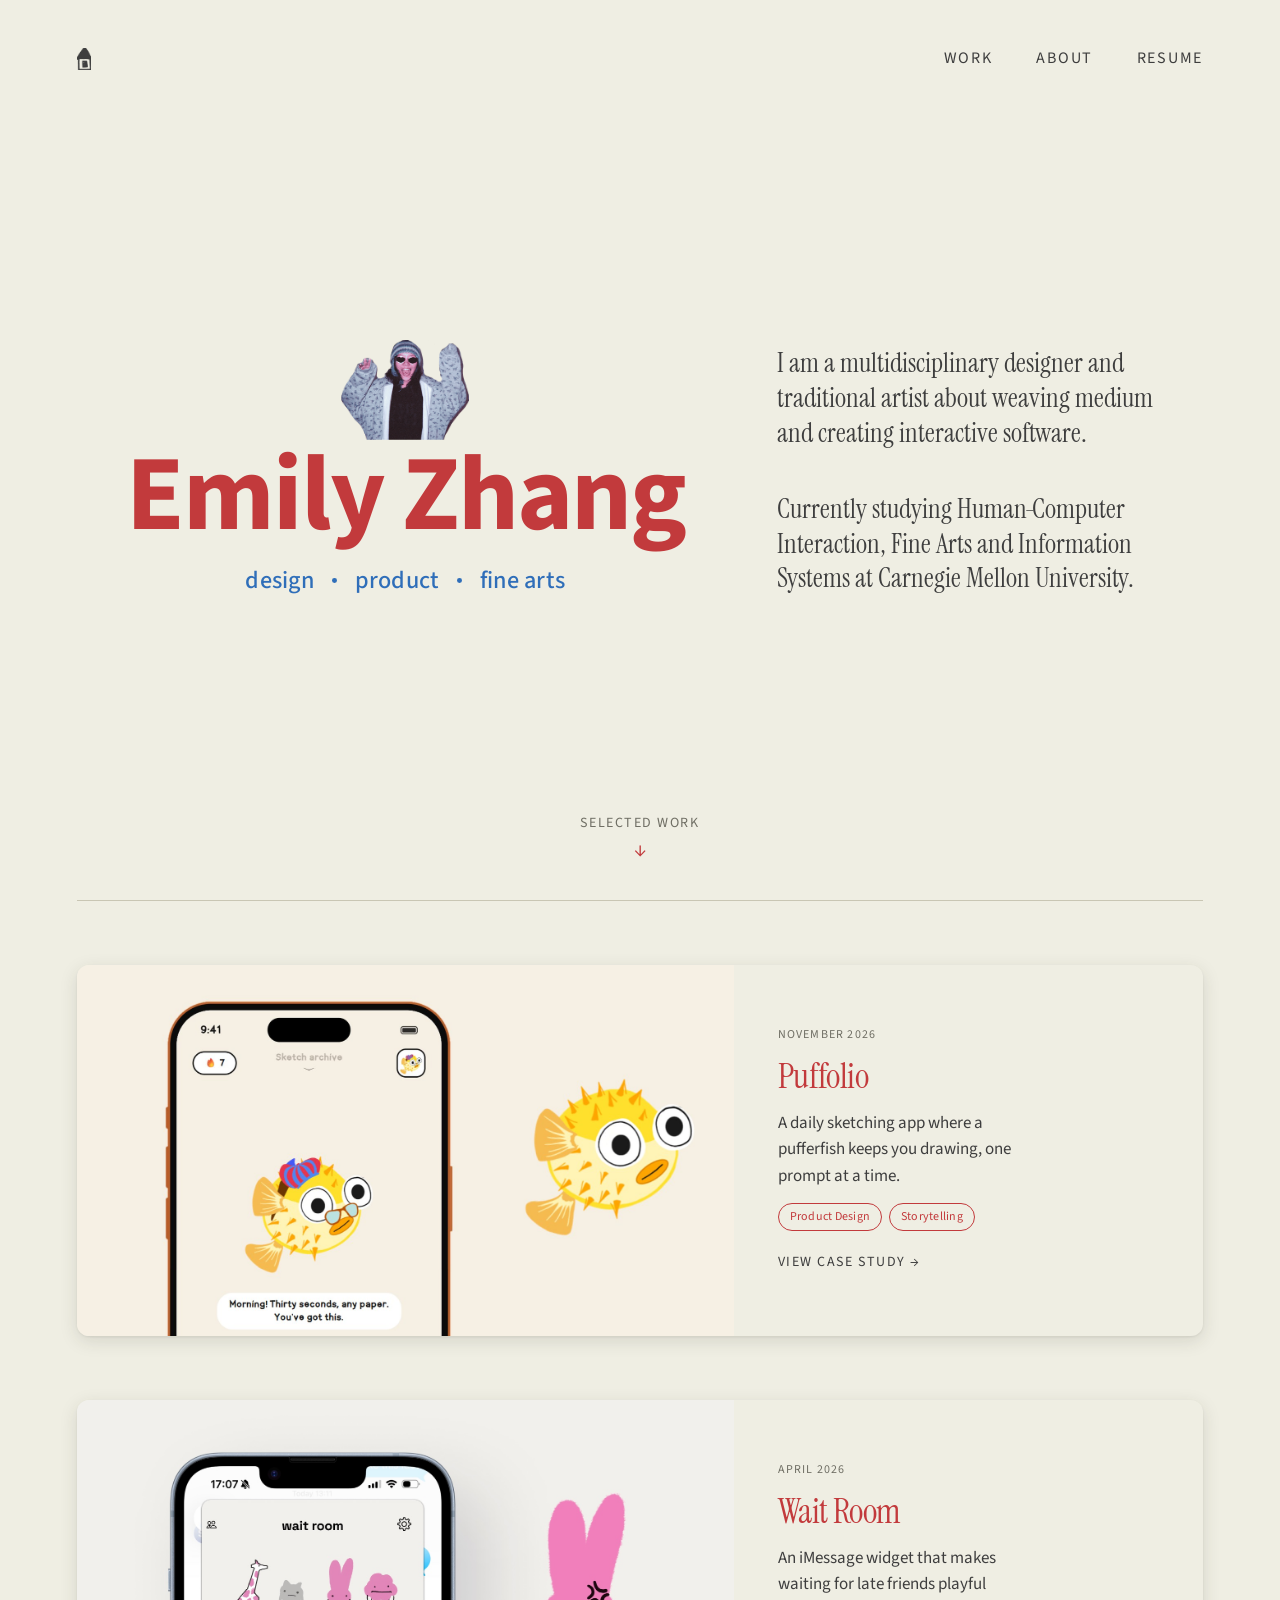
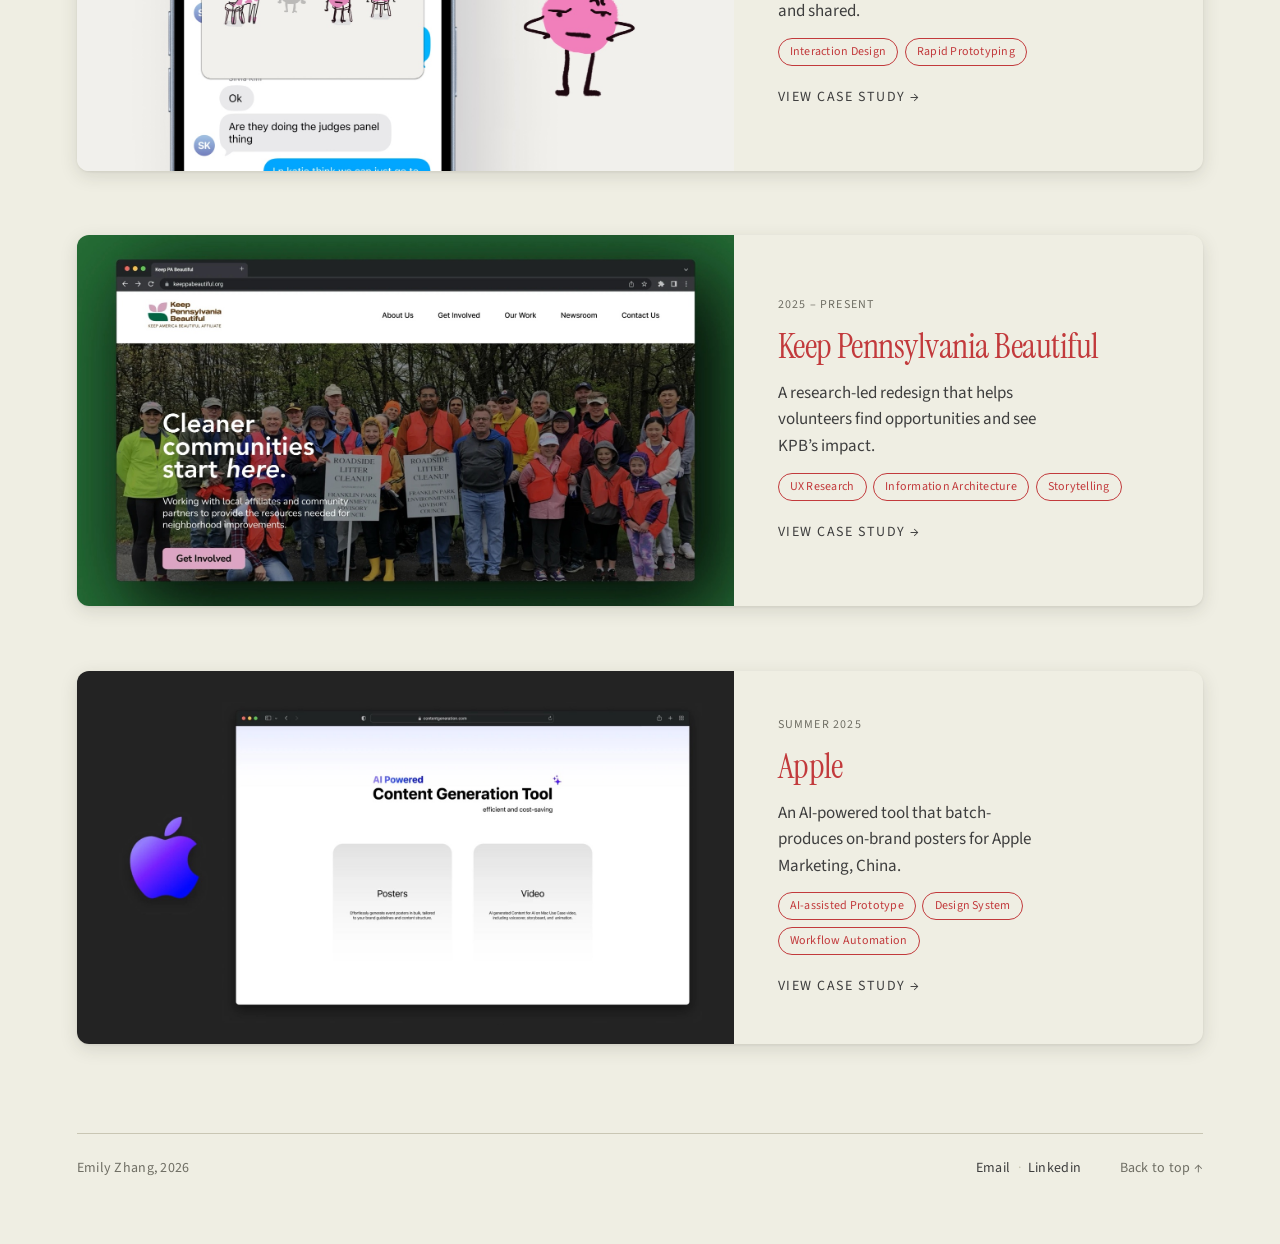
<file: index.html>
<!doctype html>
<html lang="en">
<head>
<meta charset="utf-8">
<meta name="viewport" content="width=device-width, initial-scale=1">
<title>Emily Zhang — Designer &amp; Artist</title>
<meta name="description" content="Emily Zhang is a multidisciplinary designer and traditional artist weaving medium and creating interactive software. Currently studying HCI, Fine Arts and Information Systems at Carnegie Mellon University.">

<!-- PLACEHOLDER: replace with your live domain once deployed -->
<meta property="og:title" content="Emily Zhang — Designer &amp; Artist">
<meta property="og:description" content="Multidisciplinary designer and traditional artist weaving medium and creating interactive software.">
<meta property="og:type" content="website">
<meta property="og:image" content="assets/img/og-image.jpg">

<link rel="icon" href="assets/img/favicon.png?v=2" type="image/png">
<link rel="apple-touch-icon" href="assets/img/apple-touch-icon.png?v=2">
<link rel="preconnect" href="https://fonts.googleapis.com">
<link rel="preconnect" href="https://fonts.gstatic.com" crossorigin>
<link href="https://fonts.googleapis.com/css2?family=Instrument+Serif:ital@0;1&family=Source+Sans+3:wght@400;500;700&display=swap" rel="stylesheet">
<link rel="stylesheet" href="assets/css/style.css">
</head>
<body>

<a class="skip-link" href="#main">Skip to content</a>

<header class="site-header at-top">
  <nav class="nav wrap" aria-label="Primary">
    <div class="nav-group">
      <a class="nav-link nav-home" href="#top"><span class="house" aria-hidden="true"></span><span class="visually-hidden">Home</span></a>
    </div>
    <div class="nav-group">
      <a class="nav-link" href="#work" data-nav="work">Work</a>
      <a class="nav-link" href="about.html">About</a>
      <a class="nav-link" href="assets/resume/emily-zhang-resume.pdf" target="_blank" rel="noopener">Resume</a>
    </div>
  </nav>
</header>

<main id="main">

  <section class="hero wrap">
    <div class="hero-intro">
      <div class="hero-figure-wrap" aria-hidden="true">
        <div class="hero-rig">
          <img class="hero-figure" src="assets/img/hero-wave.png" alt=""
               width="300" height="313" decoding="async">
          <svg class="hero-hi" viewBox="0 0 100 78.2" focusable="false">
            <path class="hero-hi-line" d="M59.5 23.5 C68 22.5 75 14 75.2 0.7" pathLength="1"/>
            <g class="hero-hi-bubble">
              <circle cx="82" cy="-16" r="18"/>
              <text x="82" y="-11.4" text-anchor="middle">hi!</text>
            </g>
          </svg>
        </div>
      </div>
      <h1 class="hero-title">
        <span class="word">Emily</span>
        <span class="word">Zhang</span>
      </h1>
      <p class="hero-tagline">
        <span>design</span><span class="dot" aria-hidden="true"></span><span>product</span><span class="dot" aria-hidden="true"></span><span>fine arts</span>
      </p>
    </div>

    <div class="hero-body">
      <p class="hero-lead">
        I am a multidisciplinary designer and traditional artist about weaving
        medium and creating interactive software.
      </p>

      <p class="hero-lead">
        Currently studying Human<span class="hy">-</span>Computer Interaction, Fine Arts and
        Information Systems at Carnegie Mellon University.
      </p>
    </div>

    <a class="scroll-cue" href="#work">
      <span>Selected work</span>
      <span class="scroll-cue-arrow" aria-hidden="true">↓</span>
    </a>
  </section>

  <hr class="rule">

  <section class="work" id="work" aria-labelledby="work-heading">
    <h2 class="visually-hidden" id="work-heading">Selected work</h2>

    <div class="project-list">

      <div class="reveal">
      <article class="project">
        <div class="project-media">
          <img src="assets/img/card-puffolio.jpg"
               alt="The Puffolio home screen on an iPhone, with Puff the yellow pufferfish mascot floating beside the phone."
               width="1600" height="950" loading="lazy" decoding="async">
        </div>
        <div class="project-body">
          <p class="project-meta">November 2026</p>
          <h3 class="project-name"><a class="project-link" href="puffolio.html">Puffolio</a></h3>
          <p class="project-blurb">A daily sketching app where a pufferfish keeps you drawing, one prompt at a time.</p>
          <p class="project-tags">
            <span class="tag">Product Design</span>
            <span class="tag">Storytelling</span>
          </p>
          <span class="project-cta" aria-hidden="true">View case study <span class="arrow">→</span></span>
        </div>
      </article>
      </div>

      <div class="reveal">
      <article class="project">
        <div class="project-media">
          <img src="assets/img/card-wait-room-phone.jpg"
               alt="The Wait Room widget open inside an iMessage chat on an iPhone, with an annoyed pink rabbit avatar standing beside the phone."
               width="1600" height="950" loading="lazy" decoding="async">
        </div>
        <div class="project-body">
          <p class="project-meta">April 2026</p>
          <h3 class="project-name"><a class="project-link" href="wait-room.html">Wait Room</a></h3>
          <p class="project-blurb">An iMessage widget that makes waiting for late friends playful and shared.</p>
          <p class="project-tags">
            <span class="tag">Interaction Design</span>
            <span class="tag">Rapid Prototyping</span>
          </p>
          <span class="project-cta" aria-hidden="true">View case study <span class="arrow">→</span></span>
        </div>
      </article>
      </div>

      <div class="reveal">
      <article class="project">
        <div class="project-media">
          <img src="assets/img/card-kpb-browser.jpg"
               alt="The redesigned Keep Pennsylvania Beautiful home page in a browser window: a “Cleaner communities start here” hero over a photo of volunteers holding roadside cleanup signs."
               width="1600" height="999" loading="lazy" decoding="async">
        </div>
        <div class="project-body">
          <p class="project-meta">2025 – Present</p>
          <h3 class="project-name"><a class="project-link" href="keep-pennsylvania-beautiful.html">Keep Pennsylvania Beautiful</a></h3>
          <p class="project-blurb">A research-led redesign that helps volunteers find opportunities and see KPB’s impact.</p>
          <p class="project-tags">
            <span class="tag">UX Research</span>
            <span class="tag">Information Architecture</span>
            <span class="tag">Storytelling</span>
          </p>
          <span class="project-cta" aria-hidden="true">View case study <span class="arrow">→</span></span>
        </div>
      </article>
      </div>

      <div class="reveal">
      <article class="project">
        <div class="project-media">
          <img src="assets/img/card-apple-tool.jpg"
               alt="The AI-powered Content Generation Tool in a browser window next to the Apple logo, offering two options: Posters and Video."
               width="1600" height="943" loading="lazy" decoding="async">
        </div>
        <div class="project-body">
          <p class="project-meta">Summer 2025</p>
          <h3 class="project-name"><a class="project-link" href="content-generation.html">Apple</a></h3>
          <p class="project-blurb">An AI-powered tool that batch-produces on-brand posters for Apple Marketing, China.</p>
          <p class="project-tags">
            <span class="tag">AI-assisted Prototype</span>
            <span class="tag">Design System</span>
            <span class="tag">Workflow Automation</span>
          </p>
          <span class="project-cta" aria-hidden="true">View case study <span class="arrow">→</span></span>
        </div>
      </article>
      </div>

    </div>
  </section>

</main>

<hr class="rule">

<footer class="site-footer">
  <div class="wrap">
    <h2 class="visually-hidden">Footer</h2>
    <div class="footer-line">
      <span class="footer-sig">Emily Zhang, <span data-year>2026</span></span>
      <div class="footer-nav">
        <nav class="footer-links" aria-label="Contact">
          <a class="footer-link" href="mailto:yunhanzh@andrew.cmu.edu">Email</a>
          <a class="footer-link" href="https://www.linkedin.com/in/yunhan-zhang-52885b339" target="_blank" rel="noopener">Linkedin</a>
        </nav>
        <a class="footer-link footer-top" href="#top">Back to top <span class="arrow" aria-hidden="true">↑</span></a>
      </div>
    </div>
  </div>
</footer>

<script src="assets/js/main.js" defer></script>
</body>
</html>
</file>
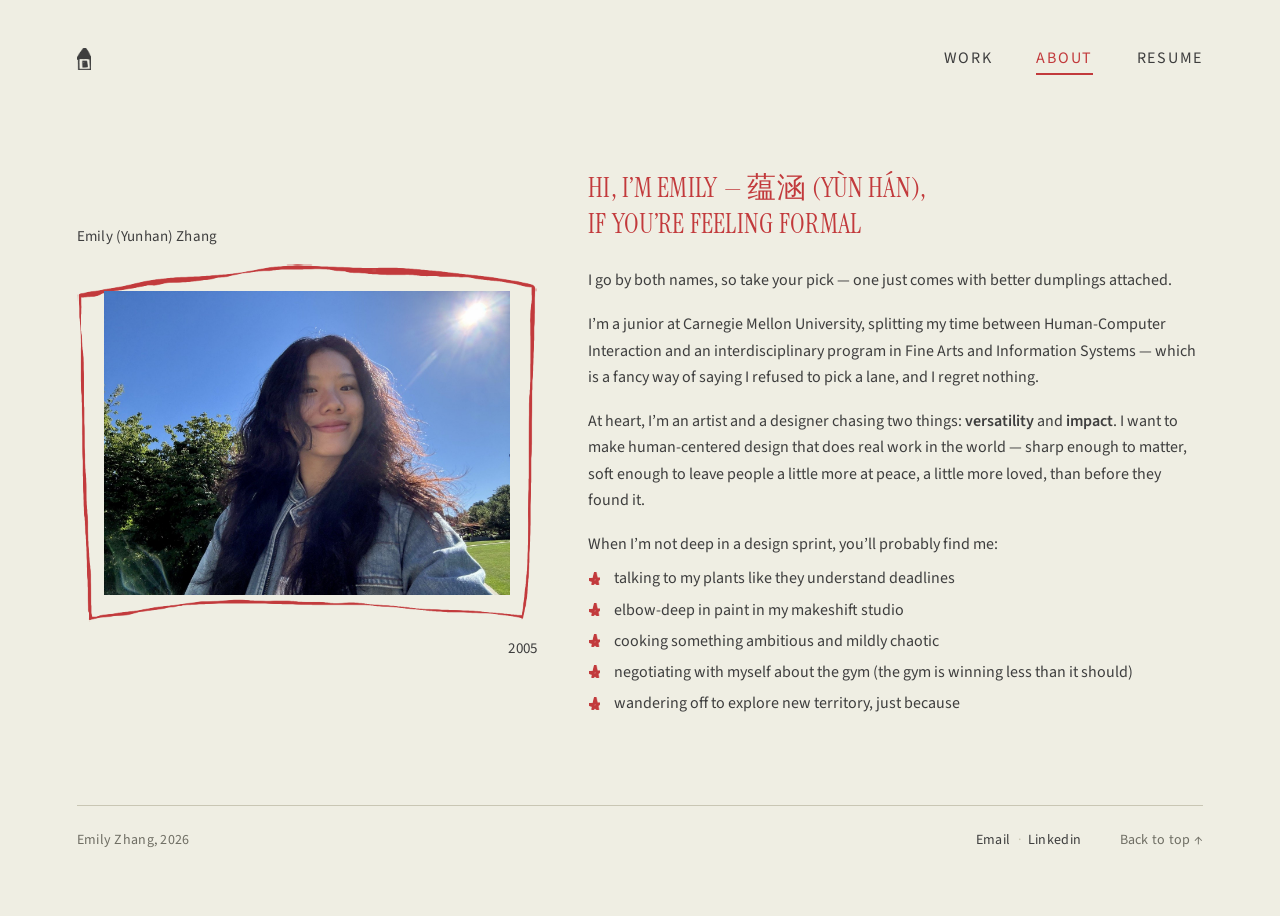
<file: about.html>
<!doctype html>
<html lang="en">
<head>
<meta charset="utf-8">
<meta name="viewport" content="width=device-width, initial-scale=1">
<title>About — Emily Zhang</title>
<meta name="description" content="Emily (Yunhan) Zhang — designer and artist, junior at Carnegie Mellon University studying Human-Computer Interaction alongside Fine Arts and Information Systems.">
<link rel="icon" href="assets/img/favicon.png?v=2" type="image/png">
<link rel="apple-touch-icon" href="assets/img/apple-touch-icon.png?v=2">
<link rel="preconnect" href="https://fonts.googleapis.com">
<link rel="preconnect" href="https://fonts.gstatic.com" crossorigin>
<link href="https://fonts.googleapis.com/css2?family=Instrument+Serif:ital@0;1&family=Source+Sans+3:wght@400;600&display=swap" rel="stylesheet">
<link rel="stylesheet" href="assets/css/style.css">
</head>
<body>

<a class="skip-link" href="#main">Skip to content</a>

<header class="site-header at-top">
  <nav class="nav wrap" aria-label="Primary">
    <div class="nav-group">
      <a class="nav-link nav-home" href="index.html"><span class="house" aria-hidden="true"></span><span class="visually-hidden">Home</span></a>
    </div>
    <div class="nav-group">
      <a class="nav-link" href="index.html#work" data-nav="work">Work</a>
      <a class="nav-link" href="about.html" aria-current="page">About</a>
      <a class="nav-link" href="assets/resume/emily-zhang-resume.pdf" target="_blank" rel="noopener">Resume</a>
    </div>
  </nav>
</header>

<main id="main">
  <h1 class="visually-hidden">About Emily Zhang</h1>

  <div class="wrap about-grid">

    <figure class="portrait-block reveal">
      <figcaption class="portrait-name">Emily (Yunhan) Zhang</figcaption>

      <div class="portrait-frame">
        <img class="portrait-photo"
             src="assets/img/about-portrait.jpg"
             alt="Emily standing outdoors in a denim jacket, backlit by the sun against a clear blue sky."
             width="1400" height="1050" loading="lazy" decoding="async">
      </div>

      <p class="portrait-year">2005</p>
    </figure>

    <div class="about-body reveal" data-reveal-delay="0.08">

      <h2 class="about-heading">
        Hi, I’m Emily — <span lang="zh">蕴涵</span> (Yùn Hán),<br>
        if you’re feeling formal
      </h2>

      <p>
        I go by both names, so take your pick — one just comes with better
        dumplings attached.
      </p>

      <p>
        I’m a junior at Carnegie Mellon University, splitting my time between
        Human-Computer Interaction and an interdisciplinary program in Fine Arts
        and Information Systems — which is a fancy way of saying I refused to
        pick a lane, and I regret nothing.
      </p>

      <p>
        At heart, I’m an artist and a designer chasing two things:
        <strong>versatility</strong> and <strong>impact</strong>. I want to make
        human-centered design that does real work in the world — sharp enough to
        matter, soft enough to leave people a little more at peace, a little more
        loved, than before they found it.
      </p>

      <p class="list-lead">When I’m not deep in a design sprint, you’ll probably find me:</p>

      <ul class="star-list">
        <li>talking to my plants like they understand deadlines</li>
        <li>elbow-deep in paint in my makeshift studio</li>
        <li>cooking something ambitious and mildly chaotic</li>
        <li>negotiating with myself about the gym (the gym is winning less than it should)</li>
        <li>wandering off to explore new territory, just because</li>
      </ul>

    </div>

  </div>

</main>

<hr class="rule">

<footer class="site-footer">
  <div class="wrap">
    <h2 class="visually-hidden">Footer</h2>
    <div class="footer-line">
      <span class="footer-sig">Emily Zhang, <span data-year>2026</span></span>
      <div class="footer-nav">
        <nav class="footer-links" aria-label="Contact">
          <a class="footer-link" href="mailto:yunhanzh@andrew.cmu.edu">Email</a>
          <a class="footer-link" href="https://www.linkedin.com/in/yunhan-zhang-52885b339" target="_blank" rel="noopener">Linkedin</a>
        </nav>
        <a class="footer-link footer-top" href="#top">Back to top <span class="arrow" aria-hidden="true">↑</span></a>
      </div>
    </div>
  </div>
</footer>

<script src="assets/js/main.js" defer></script>
</body>
</html>
</file>
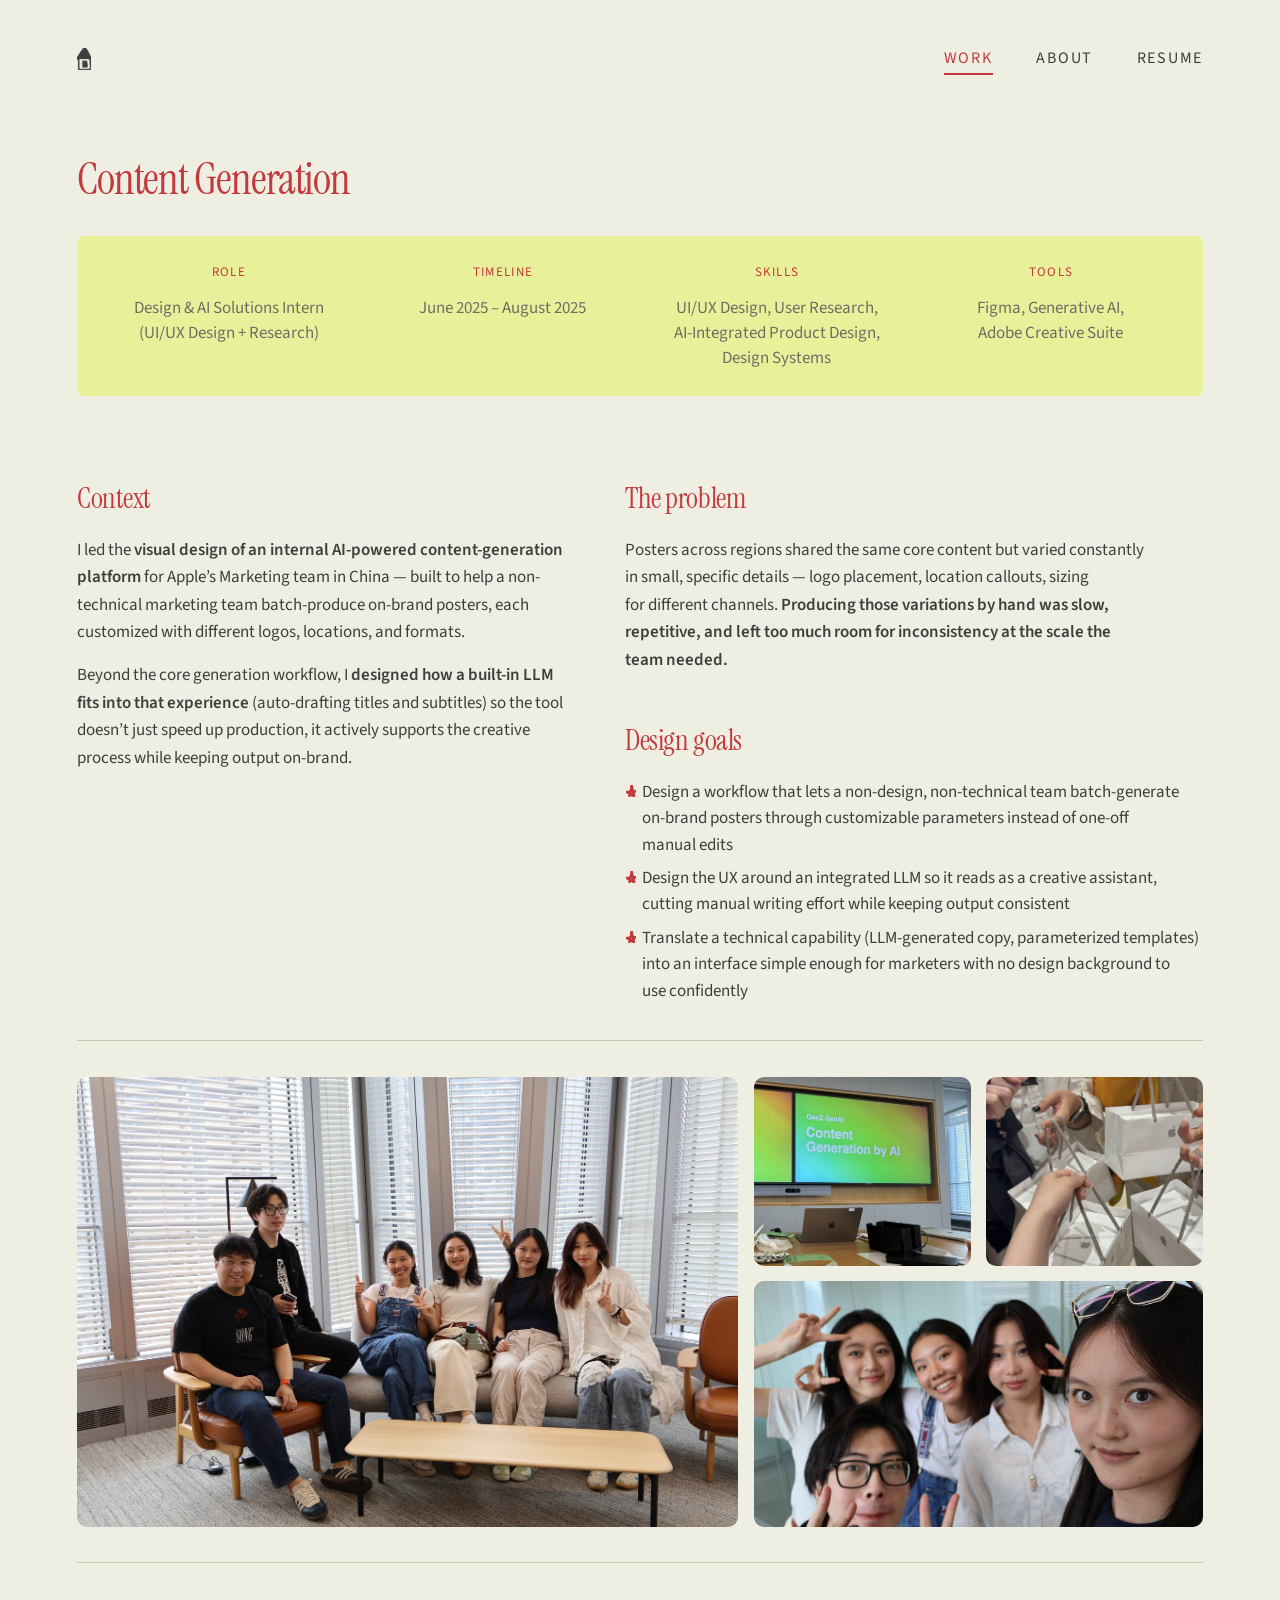
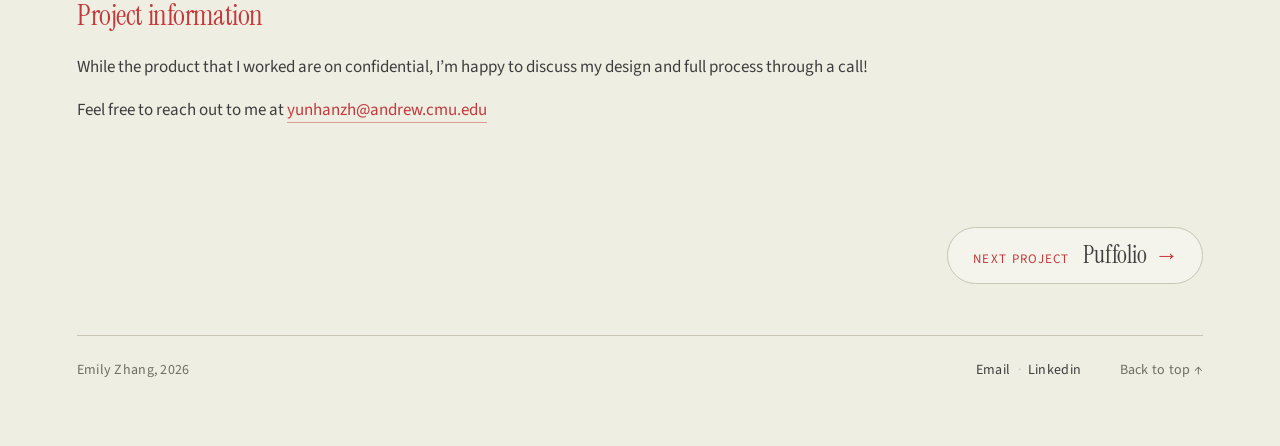
<file: content-generation.html>
<!doctype html>
<html lang="en">
<head>
<meta charset="utf-8">
<meta name="viewport" content="width=device-width, initial-scale=1">
<title>Content Generation — Emily Zhang</title>
<meta name="description" content="A batch content generation platform for a marketing team: templated poster production with customizable parameters and an LLM that drafts titles and subtitles.">
<link rel="icon" href="assets/img/favicon.png?v=2" type="image/png">
<link rel="apple-touch-icon" href="assets/img/apple-touch-icon.png?v=2">
<link rel="preconnect" href="https://fonts.googleapis.com">
<link rel="preconnect" href="https://fonts.gstatic.com" crossorigin>
<link href="https://fonts.googleapis.com/css2?family=Instrument+Serif:ital@0;1&family=Source+Sans+3:wght@400;600&display=swap" rel="stylesheet">
<link rel="stylesheet" href="assets/css/style.css">
</head>
<body class="case-study">

<div class="progress" aria-hidden="true"></div>
<a class="skip-link" href="#main">Skip to content</a>

<header class="site-header at-top">
  <nav class="nav wrap" aria-label="Primary">
    <div class="nav-group">
      <a class="nav-link nav-home" href="index.html"><span class="house" aria-hidden="true"></span><span class="visually-hidden">Home</span></a>
    </div>
    <div class="nav-group">
      <a class="nav-link" href="index.html#work" data-nav="work" aria-current="true">Work</a>
      <a class="nav-link" href="about.html">About</a>
      <a class="nav-link" href="assets/resume/emily-zhang-resume.pdf" target="_blank" rel="noopener">Resume</a>
    </div>
  </nav>
</header>

<main id="main">

  <article>

    <header class="page-head wrap">
      <h1 class="page-title">Content Generation</h1>

      <dl class="meta meta-band">
        <div>
          <dt>Role</dt>
          <dd>Design &amp; AI Solutions Intern<br>(UI/UX Design + Research)</dd>
        </div>
        <div>
          <dt>Timeline</dt>
          <dd>June 2025 – August 2025</dd>
        </div>
        <div>
          <dt>Skills</dt>
          <dd>UI/UX Design, User Research,<br>AI-Integrated Product Design,<br>Design Systems</dd>
        </div>
        <div>
          <dt>Tools</dt>
          <dd>Figma, Generative AI,<br>Adobe Creative Suite</dd>
        </div>
      </dl>
    </header>

    <div class="wrap">

      <div class="brief-grid">

        <section class="section reveal">
          <h2 class="label">Context</h2>
          <div class="prose">
            <p>
              I led the <strong>visual design of an internal AI-powered
              content-generation platform</strong> for Apple’s Marketing team in China —
              built to help a non-technical marketing team batch-produce on-brand
              posters, each customized with different logos, locations, and formats.
            </p>
            <p>
              Beyond the core generation workflow, I <strong>designed how a built-in LLM
              fits into that experience</strong> (auto-drafting titles and subtitles) so
              the tool doesn’t just speed up production, it actively supports the
              creative process while keeping output on-brand.
            </p>
          </div>
        </section>

        <div class="brief-col">
          <section class="section reveal">
            <h2 class="label">The problem</h2>
            <div class="prose">
              <p>
                Posters across regions shared the same core content but varied constantly
                in small, specific details — logo placement, location callouts, sizing for
                different channels. <strong>Producing those variations by hand was slow,
                repetitive, and left too much room for inconsistency at the scale the team
                needed.</strong>
              </p>
            </div>
          </section>

          <section class="section reveal">
            <h2 class="label">Design goals</h2>
            <ul class="bullets">
              <li>Design a workflow that lets a non-design, non-technical team
                  batch-generate on-brand posters through customizable parameters instead
                  of one-off manual edits</li>
              <li>Design the UX around an integrated LLM so it reads as a creative
                  assistant, cutting manual writing effort while keeping output
                  consistent</li>
              <li>Translate a technical capability (LLM-generated copy, parameterized
                  templates) into an interface simple enough for marketers with no design
                  background to use confidently</li>
            </ul>
          </section>
        </div>

      </div>

      <hr class="rule section-break">

      <section class="section reveal" aria-label="Life on the team">
        <div class="gallery">
          <figure class="shot shot--lead">
            <img src="assets/img/apple-team.jpg"
                 alt="The marketing and design team sitting together on a sofa in a bright office lounge."
                 width="1400" height="953" loading="lazy" decoding="async">
          </figure>
          <div class="gallery-right">
            <div class="gallery-pair">
              <figure class="shot">
                <img src="assets/img/apple-talk.jpg"
                     alt="A meeting-room screen reading “GenZ GenAI — Content Generation by AI”."
                     width="900" height="783" loading="lazy" decoding="async">
              </figure>
              <figure class="shot">
                <img src="assets/img/apple-bags.jpg"
                     alt="Hands holding several white Apple gift bags."
                     width="900" height="783" loading="lazy" decoding="async">
              </figure>
            </div>
            <figure class="shot shot--fill">
              <img src="assets/img/apple-selfie.jpg"
                   alt="A close-up group selfie of five interns making peace signs."
                   width="1100" height="601" loading="lazy" decoding="async">
            </figure>
          </div>
        </div>
      </section>

      <hr class="rule section-break">

      <section class="section reveal">
        <h2 class="label">Project information</h2>
        <div class="prose prose--wide">
          <p class="one-line">
            While the product that I worked are on confidential, I’m happy to discuss my design and full process through a call!
          </p>
          <p>
            Feel free to reach out to me at
            <a class="inline-link" href="mailto:yunhanzh@andrew.cmu.edu">yunhanzh@andrew.cmu.edu</a>
          </p>
        </div>
      </section>

      <nav class="page-nav" aria-label="Project navigation">
        <a class="page-nav-next" href="puffolio.html">
          <span class="page-nav-eyebrow">Next project</span>
          <span class="page-nav-name">Puffolio<span class="arrow" aria-hidden="true">→</span></span>
        </a>
      </nav>

    </div>

  </article>

</main>

<hr class="rule">

<footer class="site-footer">
  <div class="wrap">
    <h2 class="visually-hidden">Footer</h2>
    <div class="footer-line">
      <span class="footer-sig">Emily Zhang, <span data-year>2026</span></span>
      <div class="footer-nav">
        <nav class="footer-links" aria-label="Contact">
          <a class="footer-link" href="mailto:yunhanzh@andrew.cmu.edu">Email</a>
          <a class="footer-link" href="https://www.linkedin.com/in/yunhan-zhang-52885b339" target="_blank" rel="noopener">Linkedin</a>
        </nav>
        <a class="footer-link footer-top" href="#top">Back to top <span class="arrow" aria-hidden="true">↑</span></a>
      </div>
    </div>
  </div>
</footer>

<script src="assets/js/main.js" defer></script>
</body>
</html>
</file>
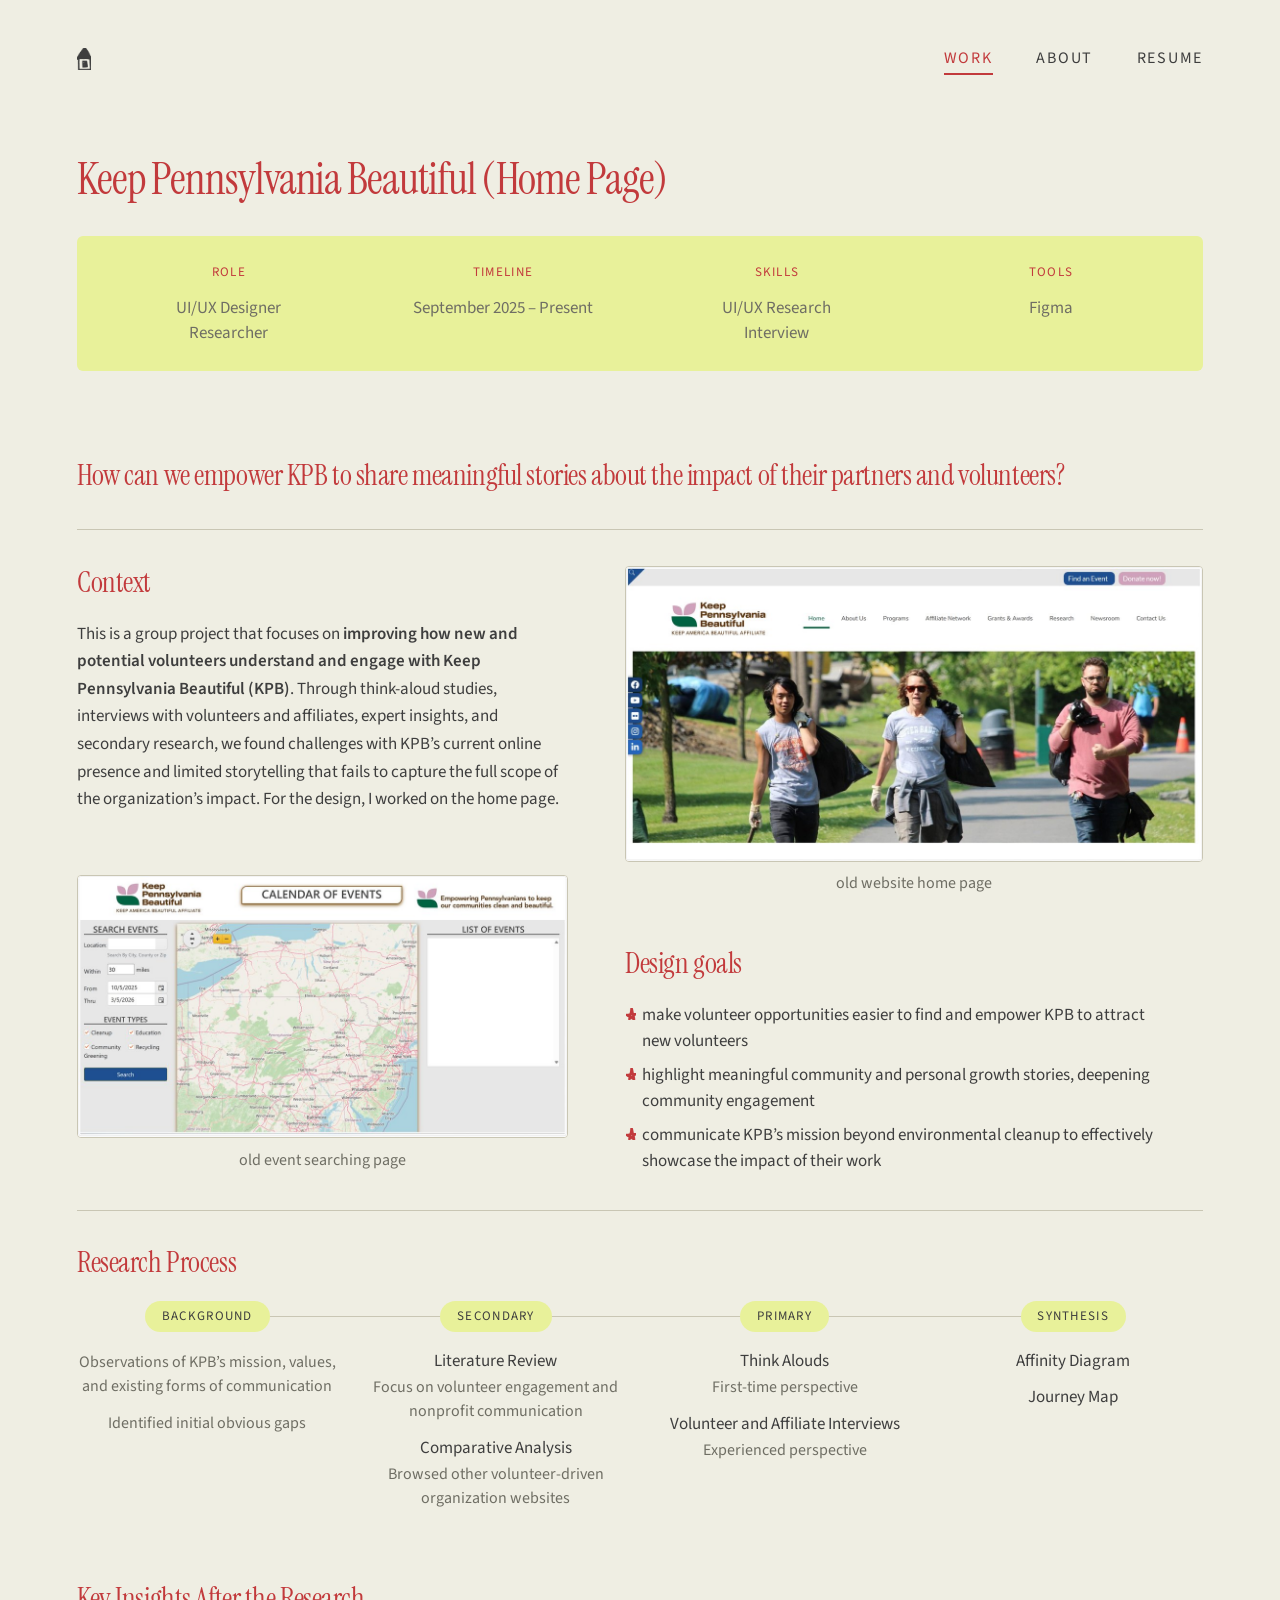
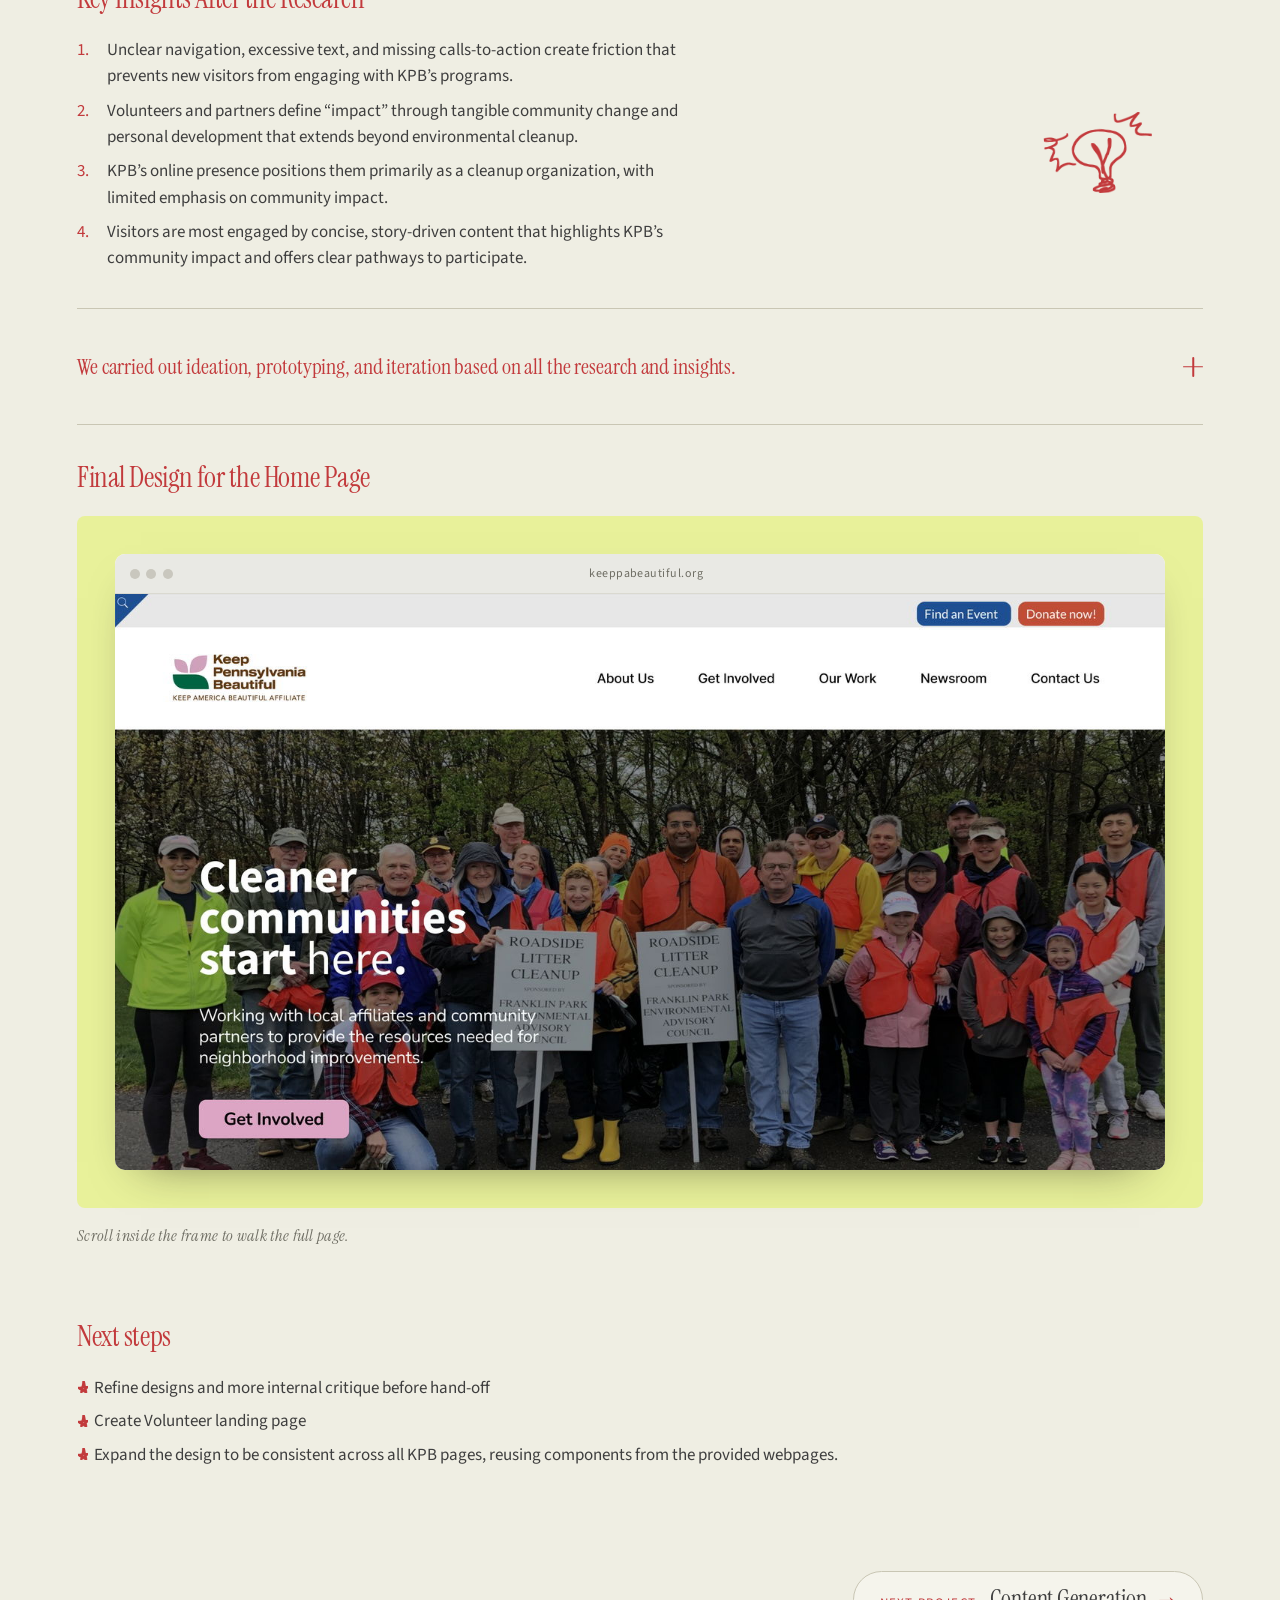
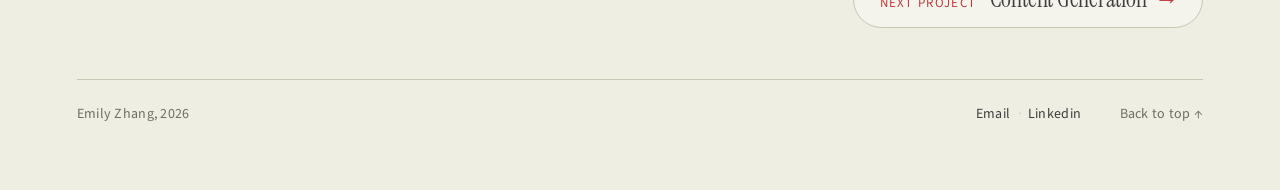
<file: keep-pennsylvania-beautiful.html>
<!doctype html>
<html lang="en">
<head>
<meta charset="utf-8">
<meta name="viewport" content="width=device-width, initial-scale=1">
<title>Keep Pennsylvania Beautiful — Emily Zhang</title>
<meta name="description" content="A research-led redesign helping Keep Pennsylvania Beautiful tell the stories of its volunteers and affiliates, and make volunteer opportunities easier to find.">
<link rel="icon" href="assets/img/favicon.png?v=2" type="image/png">
<link rel="apple-touch-icon" href="assets/img/apple-touch-icon.png?v=2">
<link rel="preconnect" href="https://fonts.googleapis.com">
<link rel="preconnect" href="https://fonts.gstatic.com" crossorigin>
<link href="https://fonts.googleapis.com/css2?family=Instrument+Serif:ital@0;1&family=Source+Sans+3:wght@400;600&display=swap" rel="stylesheet">
<link rel="stylesheet" href="assets/css/style.css">
</head>
<body class="case-study">

<div class="progress" aria-hidden="true"></div>
<a class="skip-link" href="#main">Skip to content</a>

<header class="site-header at-top">
  <nav class="nav wrap" aria-label="Primary">
    <div class="nav-group">
      <a class="nav-link nav-home" href="index.html"><span class="house" aria-hidden="true"></span><span class="visually-hidden">Home</span></a>
    </div>
    <div class="nav-group">
      <a class="nav-link" href="index.html#work" data-nav="work" aria-current="true">Work</a>
      <a class="nav-link" href="about.html">About</a>
      <a class="nav-link" href="assets/resume/emily-zhang-resume.pdf" target="_blank" rel="noopener">Resume</a>
    </div>
  </nav>
</header>

<main id="main">

  <article>

    <header class="page-head wrap">
      <h1 class="page-title">Keep Pennsylvania Beautiful <span style="white-space:nowrap">(Home Page)</span></h1>

      <dl class="meta meta-band">
        <div>
          <dt>Role</dt>
          <dd>UI/UX Designer<br>Researcher</dd>
        </div>
        <div>
          <dt>Timeline</dt>
          <dd>September 2025 – Present</dd>
        </div>
        <div>
          <dt>Skills</dt>
          <dd>UI/UX Research<br>Interview</dd>
        </div>
        <div>
          <dt>Tools</dt>
          <dd>Figma</dd>
        </div>
      </dl>
    </header>

    <div class="wrap">

      <p class="lede reveal">
        How can we empower KPB to share meaningful stories about the impact of
        their partners and volunteers?
      </p>

      <hr class="rule section-break">

      <div class="brief-grid">

        <div class="brief-col">
          <section class="section reveal">
            <h2 class="label">Context</h2>
            <div class="prose">
              <p>
                This is a group project that focuses on <strong>improving how new and
                potential volunteers understand and engage with Keep Pennsylvania
                Beautiful (KPB)</strong>. Through think-aloud studies, interviews with
                volunteers and affiliates, expert insights, and secondary research, we
                found challenges with KPB’s current online presence and limited
                storytelling that fails to capture the full scope of the organization’s
                impact. For the design, I worked on the home page.
              </p>
            </div>
          </section>

          <figure class="archive reveal">
            <img src="assets/img/kpb-old-events.jpg"
                 alt="KPB’s original event-search page: a filter sidebar, a map of Pennsylvania, and an empty list of events."
                 width="1000" height="534" loading="lazy" decoding="async">
            <figcaption>old event searching page</figcaption>
          </figure>
        </div>

        <div class="brief-col">
          <figure class="archive reveal">
            <img src="assets/img/kpb-old-home.jpg"
                 alt="KPB’s original home page: a wide photo of three volunteers carrying rubbish bags, under a dense navigation bar."
                 width="1200" height="612" loading="lazy" decoding="async">
            <figcaption>old website home page</figcaption>
          </figure>

          <section class="section reveal">
            <h2 class="label">Design goals</h2>
            <ul class="bullets">
              <li>make volunteer opportunities easier to find and empower KPB to attract new volunteers</li>
              <li>highlight meaningful community and personal growth stories, deepening community engagement</li>
              <li>communicate KPB’s mission beyond environmental cleanup to effectively showcase the impact of their work</li>
            </ul>
          </section>
        </div>

      </div>

      <hr class="rule section-break">

      <section class="section reveal" aria-labelledby="process-heading">
        <h2 class="section-title" id="process-heading">Research Process</h2>

        <ol class="process">
          <li class="process-step">
            <span class="process-pill">Background</span>
            <ul class="process-items">
              <li><span class="pi-note">Observations of KPB’s mission, values, and existing forms of communication</span></li>
              <li><span class="pi-note">Identified initial obvious gaps</span></li>
            </ul>
          </li>

          <li class="process-step">
            <span class="process-pill">Secondary</span>
            <ul class="process-items">
              <li>
                <span class="pi-name">Literature Review</span>
                <span class="pi-note">Focus on volunteer engagement and nonprofit communication</span>
              </li>
              <li>
                <span class="pi-name">Comparative Analysis</span>
                <span class="pi-note">Browsed other volunteer-driven organization websites</span>
              </li>
            </ul>
          </li>

          <li class="process-step">
            <span class="process-pill">Primary</span>
            <ul class="process-items">
              <li>
                <span class="pi-name">Think Alouds</span>
                <span class="pi-note">First-time perspective</span>
              </li>
              <li>
                <span class="pi-name">Volunteer and Affiliate Interviews</span>
                <span class="pi-note">Experienced perspective</span>
              </li>
            </ul>
          </li>

          <li class="process-step">
            <span class="process-pill">Synthesis</span>
            <ul class="process-items">
              <li><span class="pi-name">Affinity Diagram</span></li>
              <li><span class="pi-name">Journey Map</span></li>
            </ul>
          </li>
        </ol>
      </section>

      <section class="section reveal insights" aria-labelledby="insights-heading">
        <h2 class="section-title" id="insights-heading">Key Insights After the Research</h2>

        <div class="insights-row">
          <ol class="numbered">
            <li>Unclear navigation, excessive text, and missing calls-to-action create friction
                that prevents new visitors from engaging with KPB’s programs.</li>
            <li>Volunteers and partners define “impact” through tangible community change and
                personal development that extends beyond environmental cleanup.</li>
            <li>KPB’s online presence positions them primarily as a cleanup organization, with
                limited emphasis on community impact.</li>
            <li>Visitors are most engaged by concise, story-driven content that highlights KPB’s
                community impact and offers clear pathways to participate.</li>
          </ol>
          <img class="bulb" src="assets/img/doodle-bulb.png" alt=""
             width="560" height="408" loading="lazy" decoding="async">
        </div>
      </section>

      <details class="fold reveal">
        <summary class="fold-head">
          <span class="fold-title">
            We carried out ideation, prototyping, and iteration based on all the
            research and insights.
          </span>
          <span class="fold-icon" aria-hidden="true"></span>
        </summary>
        <div class="fold-inner">
          <p class="lede-note">
            Soon to be updated! Happy to walk you through the full process over a call!
          </p>
        </div>
      </details>

      <section class="section reveal" aria-labelledby="final-heading">
        <h2 class="section-title" id="final-heading">Final Design for the Home Page</h2>
        <figure class="showcase">
          <div class="showcase-stage">
            <div class="browser">
              <div class="browser-bar" aria-hidden="true">
                <span class="browser-dots"><i></i><i></i><i></i></span>
                <span class="browser-url">keeppabeautiful.org</span>
              </div>
              <div class="browser-view" tabindex="0" role="group"
                   aria-label="Scrollable preview of the redesigned Keep Pennsylvania Beautiful home page">
                <img src="assets/img/kpb-home.jpg"
                     srcset="assets/img/kpb-home.jpg 1400w, assets/img/kpb-home@2x.jpg 2800w"
                     sizes="(max-width: 900px) 84vw, 1130px"
                     alt="The redesigned Keep Pennsylvania Beautiful home page: a “Cleaner communities start here” hero over a volunteer cleanup photo, an Our Programs row, a volunteer story carousel, upcoming events with register buttons, and a mailing-list sign-up."
                     width="1400" height="3698" loading="lazy" decoding="async">
              </div>
            </div>
          </div>
          <figcaption class="note">Scroll inside the frame to walk the full page.</figcaption>
        </figure>
      </section>

      <section class="section reveal" aria-labelledby="next-steps-heading">
        <h2 class="label" id="next-steps-heading">Next steps</h2>
        <ul class="bullets">
          <li>Refine designs and more internal critique before hand-off</li>
          <li>Create Volunteer landing page</li>
          <li>Expand the design to be consistent across all KPB pages, reusing components
              from the provided webpages.</li>
        </ul>
      </section>

      <nav class="page-nav" aria-label="Project navigation">
        <a class="page-nav-next" href="content-generation.html">
          <span class="page-nav-eyebrow">Next project</span>
          <span class="page-nav-name">Content Generation <span class="arrow" aria-hidden="true">→</span></span>
        </a>
      </nav>

    </div>

  </article>

</main>

<hr class="rule">

<footer class="site-footer">
  <div class="wrap">
    <h2 class="visually-hidden">Footer</h2>
    <div class="footer-line">
      <span class="footer-sig">Emily Zhang, <span data-year>2026</span></span>
      <div class="footer-nav">
        <nav class="footer-links" aria-label="Contact">
          <a class="footer-link" href="mailto:yunhanzh@andrew.cmu.edu">Email</a>
          <a class="footer-link" href="https://www.linkedin.com/in/yunhan-zhang-52885b339" target="_blank" rel="noopener">Linkedin</a>
        </nav>
        <a class="footer-link footer-top" href="#top">Back to top <span class="arrow" aria-hidden="true">↑</span></a>
      </div>
    </div>
  </div>
</footer>

<script src="assets/js/main.js" defer></script>
</body>
</html>
</file>
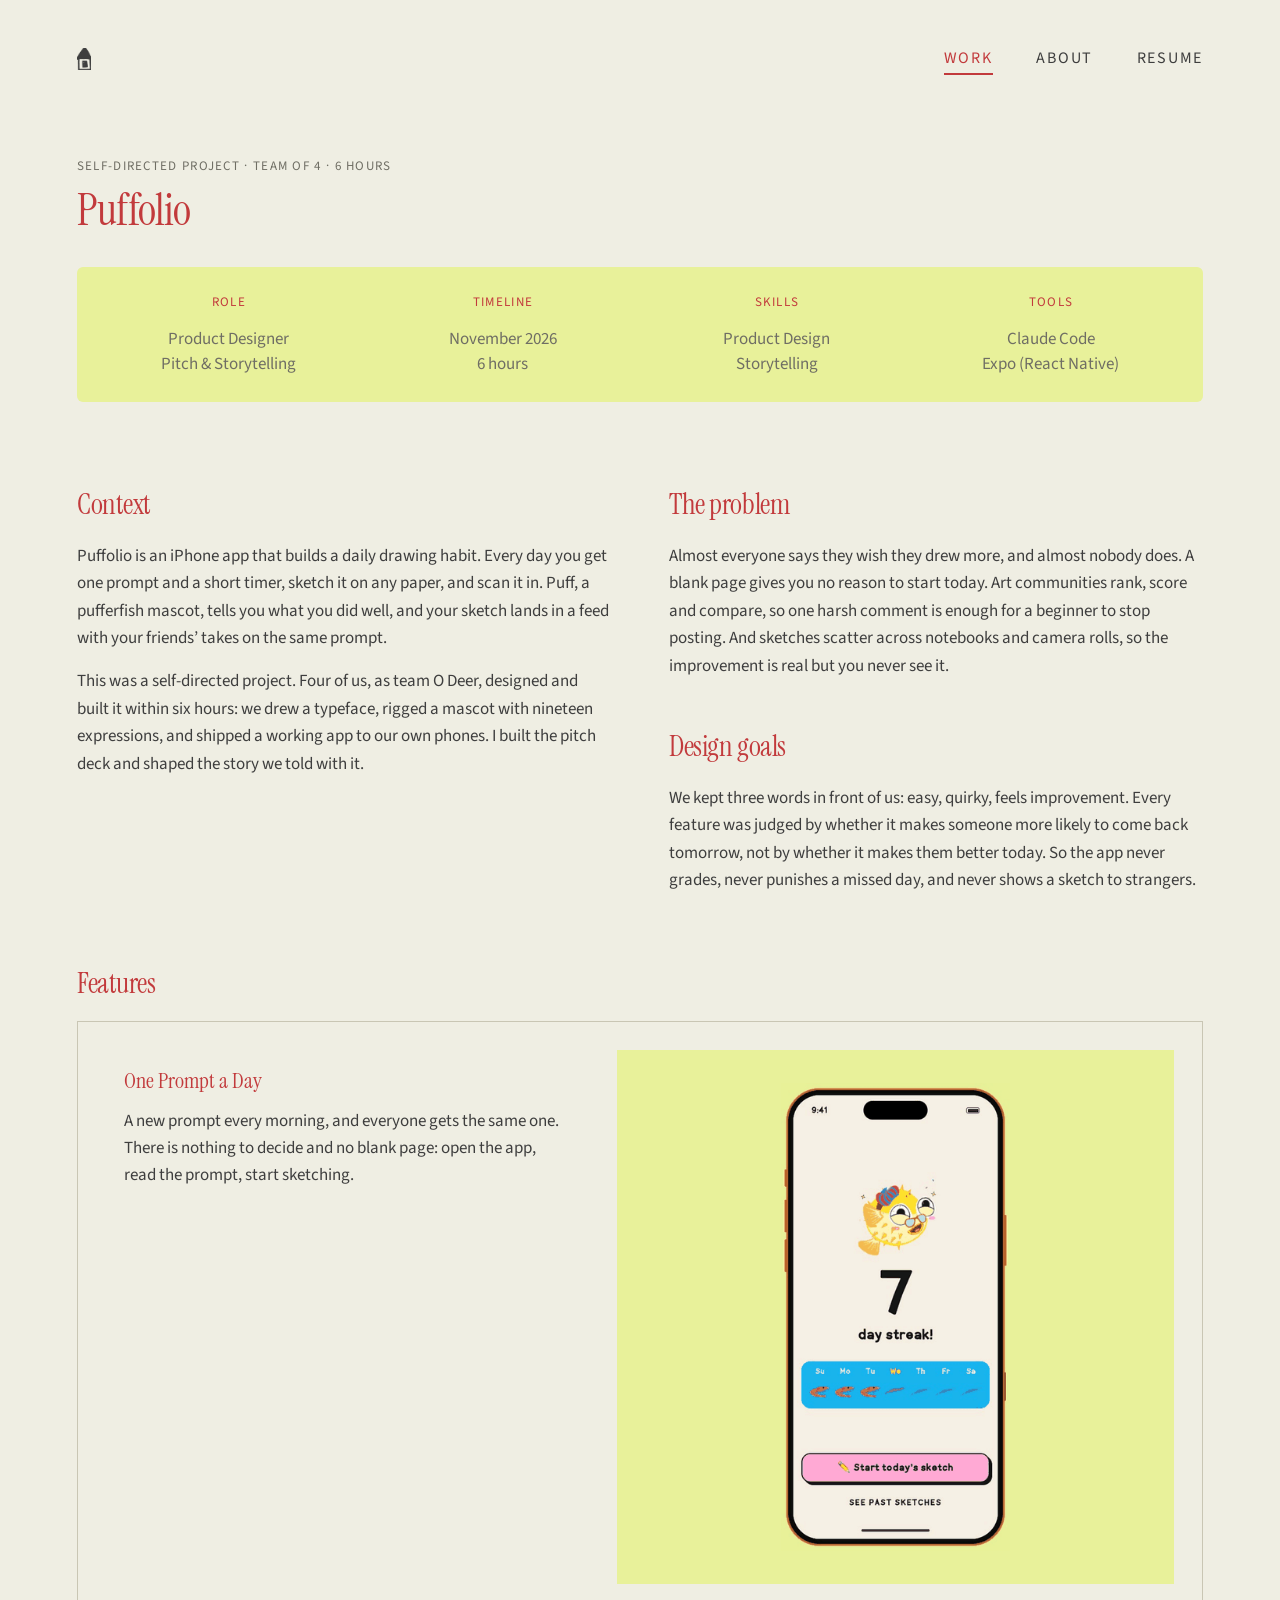
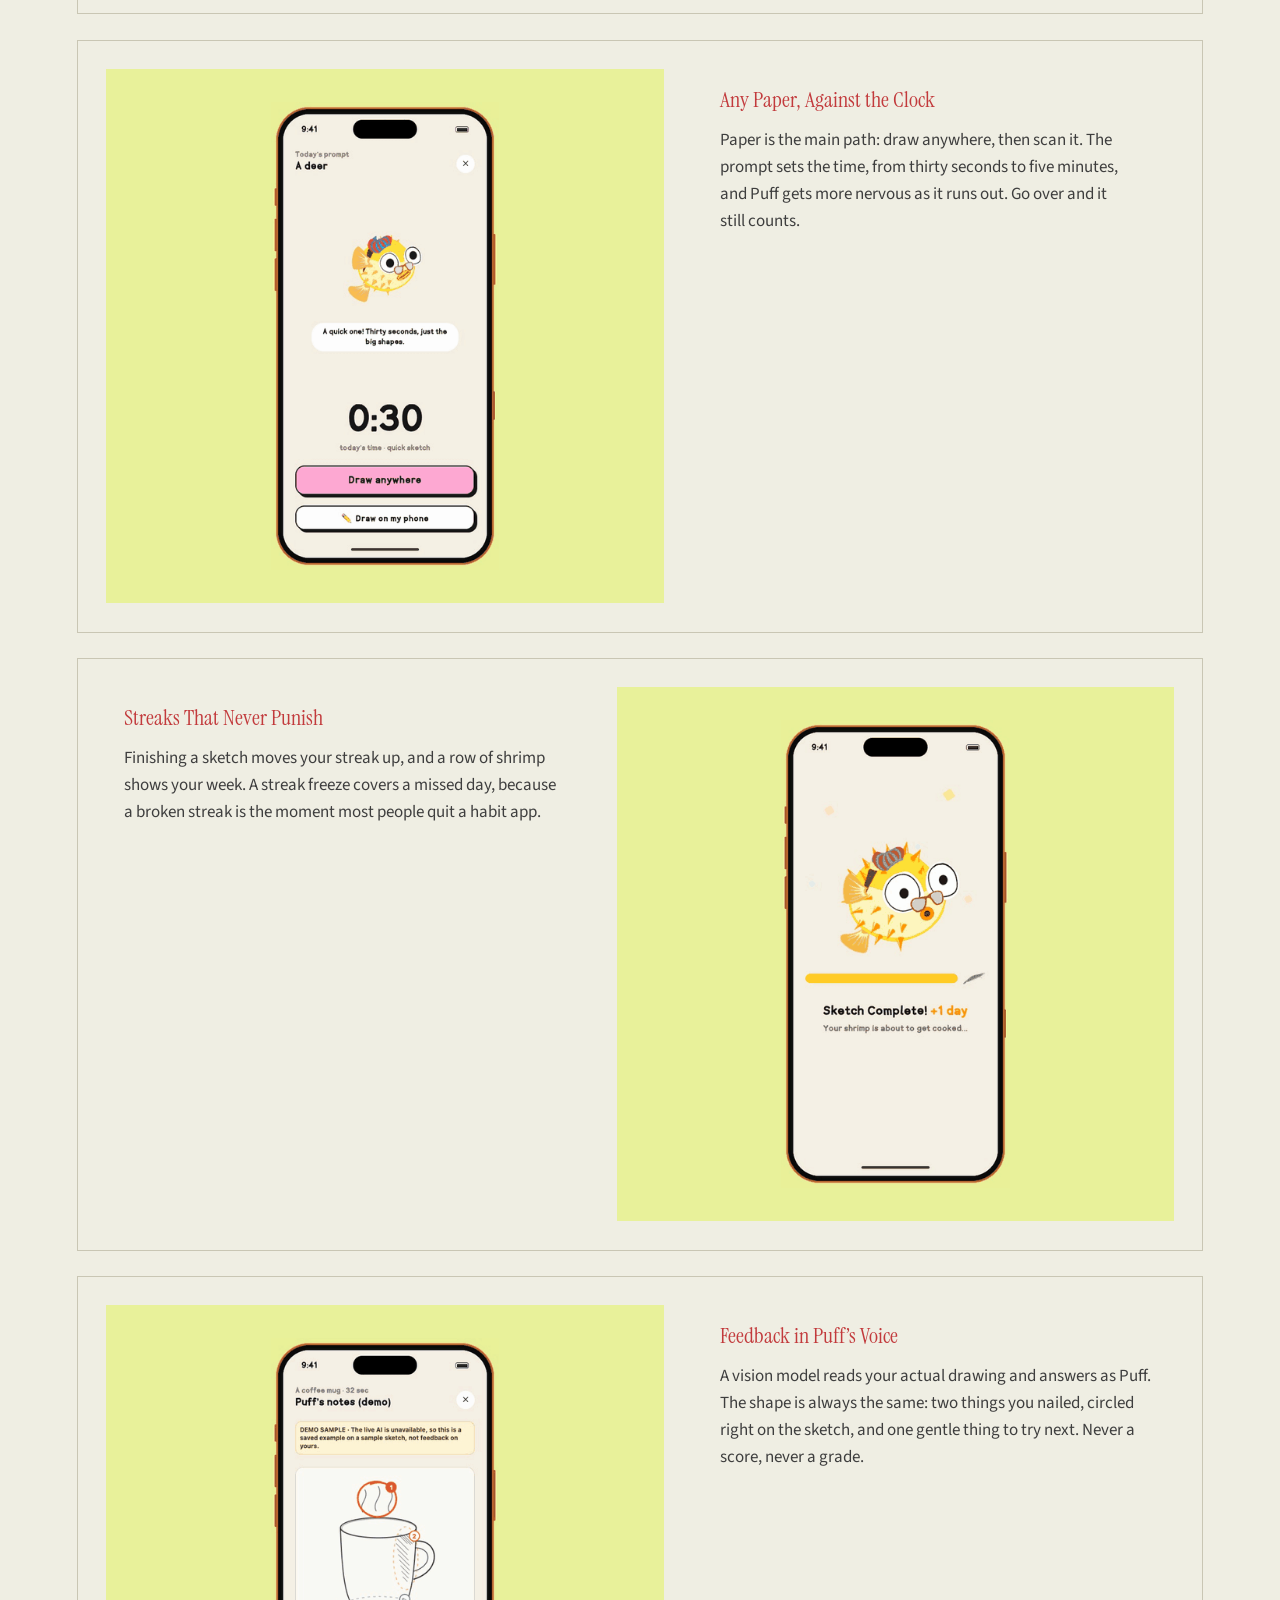
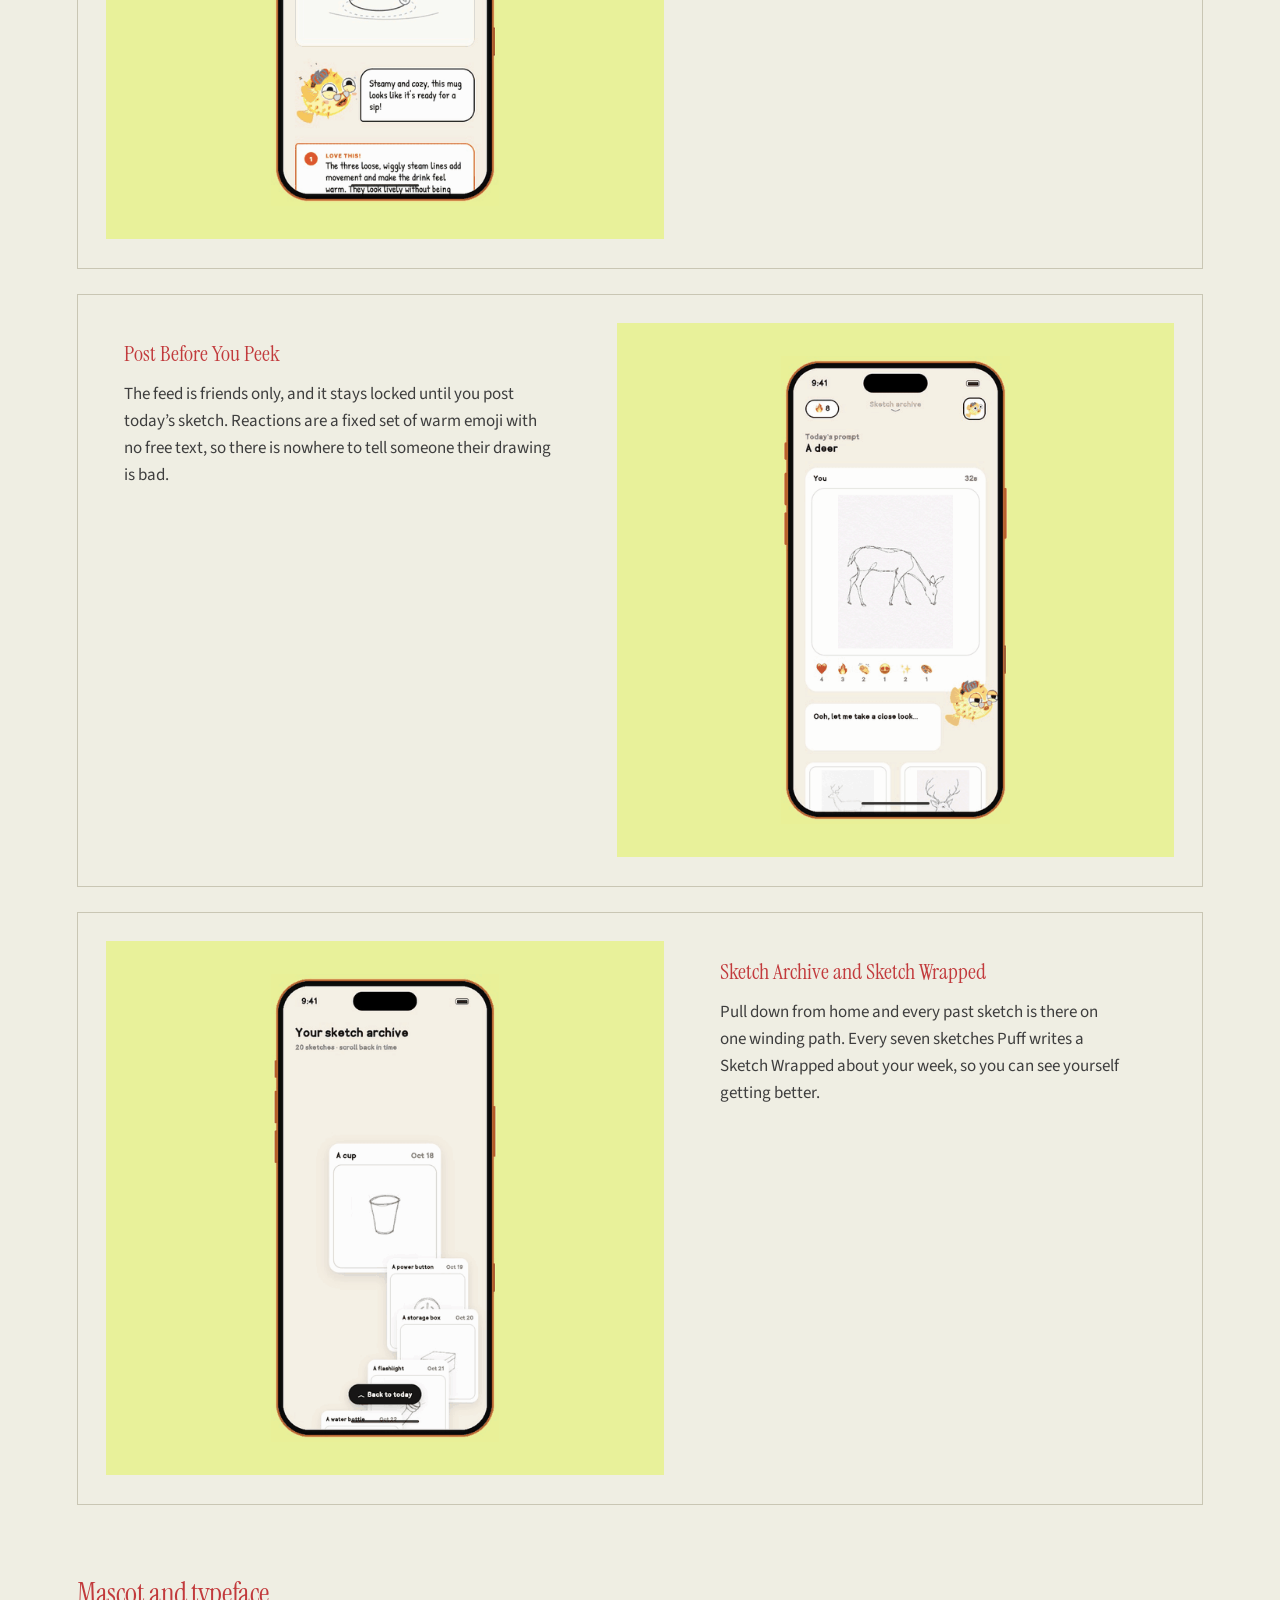
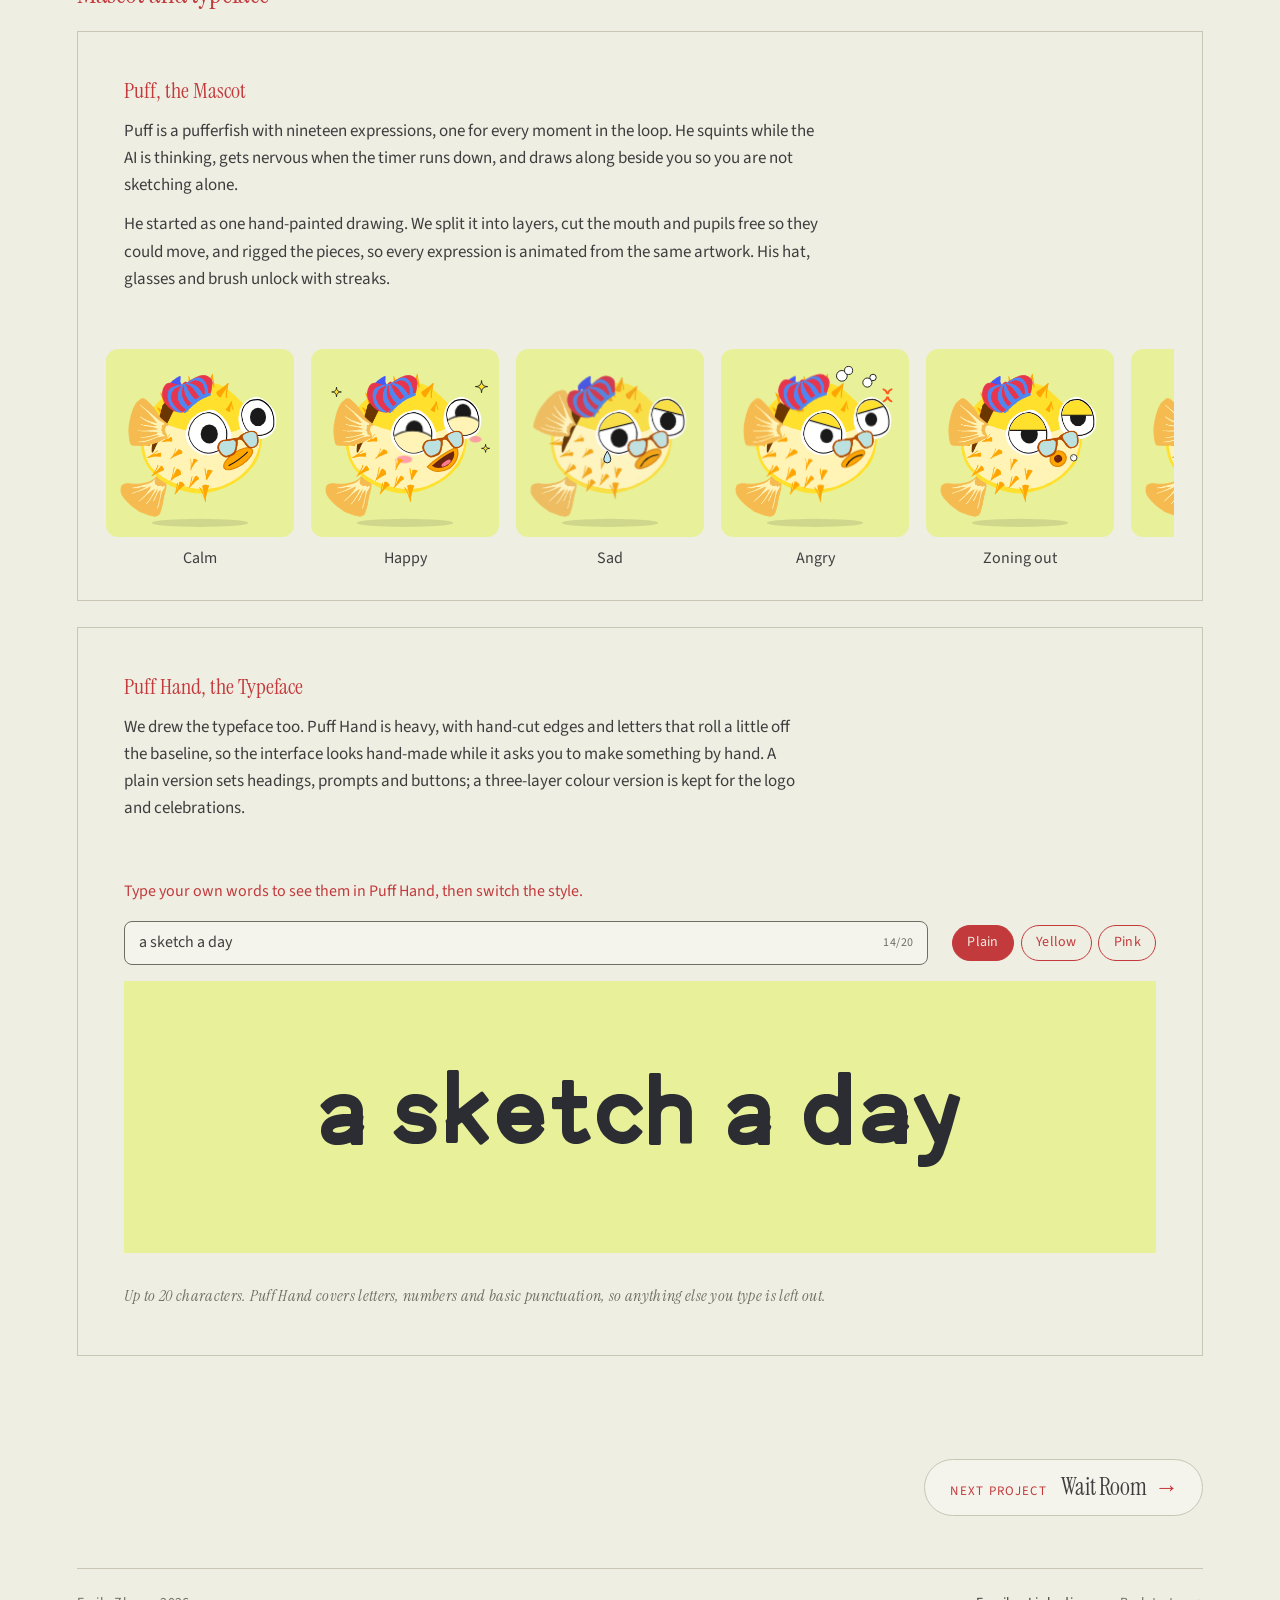
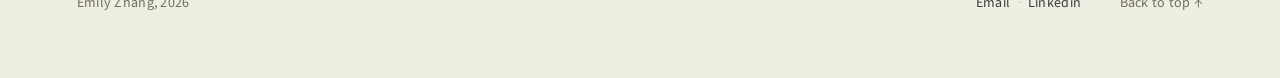
<file: puffolio.html>
<!doctype html>
<html lang="en">
<head>
<meta charset="utf-8">
<meta name="viewport" content="width=device-width, initial-scale=1">
<title>Puffolio — Emily Zhang</title>
<meta name="description" content="Puffolio is an iPhone app that builds a daily drawing habit: one prompt, a short timer, any paper, and kind feedback from a pufferfish named Puff. A self-directed project by a team of four, made in six hours.">
<link rel="icon" href="assets/img/favicon.png?v=2" type="image/png">
<link rel="apple-touch-icon" href="assets/img/apple-touch-icon.png?v=2">
<link rel="preconnect" href="https://fonts.googleapis.com">
<link rel="preconnect" href="https://fonts.gstatic.com" crossorigin>
<link href="https://fonts.googleapis.com/css2?family=Instrument+Serif:ital@0;1&family=Source+Sans+3:wght@400&display=swap" rel="stylesheet">
<link rel="stylesheet" href="assets/css/style.css">
</head>
<body class="case-study">

<div class="progress" aria-hidden="true"></div>

<a class="skip-link" href="#main">Skip to content</a>

<header class="site-header at-top">
  <nav class="nav wrap" aria-label="Primary">
    <div class="nav-group">
      <a class="nav-link nav-home" href="index.html"><span class="house" aria-hidden="true"></span><span class="visually-hidden">Home</span></a>
    </div>
    <div class="nav-group">
      <a class="nav-link" href="index.html#work" data-nav="work" aria-current="true">Work</a>
      <a class="nav-link" href="about.html">About</a>
      <a class="nav-link" href="assets/resume/emily-zhang-resume.pdf" target="_blank" rel="noopener">Resume</a>
    </div>
  </nav>
</header>

<main id="main">

  <article>

    <header class="page-head wrap">
      <p class="eyebrow">Self-directed project · Team of 4 · 6 hours</p>
      <h1 class="page-title">Puffolio</h1>

      <dl class="meta meta-band">
        <div>
          <dt>Role</dt>
          <dd>Product Designer<br>Pitch &amp; Storytelling</dd>
        </div>
        <div>
          <dt>Timeline</dt>
          <dd>November 2026<br>6 hours</dd>
        </div>
        <div>
          <dt>Skills</dt>
          <dd>Product Design<br>Storytelling</dd>
        </div>
        <div>
          <dt>Tools</dt>
          <dd>Claude Code<br>Expo (React Native)</dd>
        </div>
      </dl>
    </header>

    <div class="wrap">

      <div class="intro-grid">

        <section class="section reveal">
          <h2 class="label">Context</h2>
          <div class="prose">
            <p>
              Puffolio is an iPhone app that builds a daily drawing habit. Every day
              you get one prompt and a short timer, sketch it on any paper, and scan it
              in. Puff, a pufferfish mascot, tells you what you did well, and your
              sketch lands in a feed with your friends’ takes on the same prompt.
            </p>
            <p>
              This was a self-directed project. Four of us, as team O Deer, designed
              and built it within six hours: we drew a typeface, rigged a mascot with
              nineteen expressions, and shipped a working app to our own phones. I
              built the pitch deck and shaped the story we told with it.
            </p>
          </div>
        </section>

        <div class="intro-col">
          <section class="section reveal">
            <h2 class="label">The problem</h2>
            <div class="prose">
              <p>
                Almost everyone says they wish they drew more, and almost nobody does.
                A blank page gives you no reason to start today. Art communities rank,
                score and compare, so one harsh comment is enough for a beginner to
                stop posting. And sketches scatter across notebooks and camera rolls,
                so the improvement is real but you never see it.
              </p>
            </div>
          </section>

          <section class="section reveal">
            <h2 class="label">Design goals</h2>
            <div class="prose">
              <p>
                We kept three words in front of us: easy, quirky, feels improvement.
                Every feature was judged by whether it makes someone more likely to
                come back tomorrow, not by whether it makes them better today. So the
                app never grades, never punishes a missed day, and never shows a
                sketch to strangers.
              </p>
            </div>
          </section>
        </div>

      </div>

      <section class="section" aria-labelledby="features-heading">
        <h2 class="label reveal" id="features-heading">Features</h2>

        <div class="features">

          <section class="feature reveal">
            <div class="feature-body">
              <h3 class="feature-title">One Prompt a Day</h3>
              <p>
                A new prompt every morning, and everyone gets the same one. There is
                nothing to decide and no blank page: open the app, read the prompt,
                start sketching.
              </p>
            </div>
            <figure class="feature-media feature-media--device">
              <picture>
                <source media="(prefers-reduced-motion: reduce)" srcset="assets/img/puffolio-1-prompt-still.jpg">
                <img src="assets/img/puffolio-1-prompt.gif"
                     alt="Screen recording: the streak screen gives way to the Puffolio home screen, where Puff greets you above today’s prompt, a deer, and reacts when tapped."
                     width="293" height="600" loading="lazy" decoding="async">
              </picture>
            </figure>
          </section>

          <section class="feature reveal">
            <div class="feature-body">
              <h3 class="feature-title">Any Paper, Against the Clock</h3>
              <p>
                Paper is the main path: draw anywhere, then scan it. The prompt sets
                the time, from thirty seconds to five minutes, and Puff gets more
                nervous as it runs out. Go over and it still counts.
              </p>
            </div>
            <figure class="feature-media feature-media--device">
              <picture>
                <source media="(prefers-reduced-motion: reduce)" srcset="assets/img/puffolio-2-timer-still.jpg">
                <img src="assets/img/puffolio-2-timer.gif"
                     alt="Screen recording: starting a thirty-second sketch of a deer. The timer counts down while Puff draws along, then gets nervous as it runs out."
                     width="293" height="600" loading="lazy" decoding="async">
              </picture>
            </figure>
          </section>

          <section class="feature reveal">
            <div class="feature-body">
              <h3 class="feature-title">Streaks That Never Punish</h3>
              <p>
                Finishing a sketch moves your streak up, and a row of shrimp shows
                your week. A streak freeze covers a missed day, because a broken
                streak is the moment most people quit a habit app.
              </p>
            </div>
            <figure class="feature-media feature-media--device">
              <picture>
                <source media="(prefers-reduced-motion: reduce)" srcset="assets/img/puffolio-3-streak-still.jpg">
                <img src="assets/img/puffolio-3-streak.gif"
                     alt="Screen recording: after posting, today’s shrimp cooks, the flame bursts and the streak ticks up to 8 days."
                     width="293" height="600" loading="lazy" decoding="async">
              </picture>
            </figure>
          </section>

          <section class="feature reveal">
            <div class="feature-body">
              <h3 class="feature-title">Feedback in Puff’s Voice</h3>
              <p>
                A vision model reads your actual drawing and answers as Puff. The
                shape is always the same: two things you nailed, circled right on the
                sketch, and one gentle thing to try next. Never a score, never a
                grade.
              </p>
            </div>
            <figure class="feature-media feature-media--device">
              <picture>
                <source media="(prefers-reduced-motion: reduce)" srcset="assets/img/puffolio-4-feedback-still.jpg">
                <img src="assets/img/puffolio-4-feedback.gif"
                     alt="Screen recording: Puff’s notes on a sample sketch of a coffee mug. Two details are circled and numbered on the drawing, with a compliment for each and one thing to try next."
                     width="293" height="600" loading="lazy" decoding="async">
              </picture>
            </figure>
          </section>

          <section class="feature reveal">
            <div class="feature-body">
              <h3 class="feature-title">Post Before You Peek</h3>
              <p>
                The feed is friends only, and it stays locked until you post today’s
                sketch. Reactions are a fixed set of warm emoji with no free text, so
                there is nowhere to tell someone their drawing is bad.
              </p>
            </div>
            <figure class="feature-media feature-media--device">
              <picture>
                <source media="(prefers-reduced-motion: reduce)" srcset="assets/img/puffolio-5-feed-still.jpg">
                <img src="assets/img/puffolio-5-feed.gif"
                     alt="Screen recording: the feed after posting, with your deer sketch and emoji reactions on top, then friends’ deer sketches scrolling past."
                     width="293" height="600" loading="lazy" decoding="async">
              </picture>
            </figure>
          </section>

          <section class="feature reveal">
            <div class="feature-body">
              <h3 class="feature-title">Sketch Archive and Sketch Wrapped</h3>
              <p>
                Pull down from home and every past sketch is there on one winding
                path. Every seven sketches Puff writes a Sketch Wrapped about your
                week, so you can see yourself getting better.
              </p>
            </div>
            <figure class="feature-media feature-media--device">
              <picture>
                <source media="(prefers-reduced-motion: reduce)" srcset="assets/img/puffolio-6-archive-still.jpg">
                <img src="assets/img/puffolio-6-archive.gif"
                     alt="Screen recording: the sketch archive slides down over the home screen and scrolls through dated past sketches on a winding path."
                     width="293" height="600" loading="lazy" decoding="async">
              </picture>
            </figure>
          </section>

        </div>
      </section>

      <section class="section" aria-labelledby="craft-heading">
        <h2 class="label reveal" id="craft-heading">Mascot and typeface</h2>

        <div class="craft">

          <!-- Puff: every expression, scrolling in a loop (the team's live rig, in a frame) -->
          <section class="craft-block craft-puff reveal" id="puff-strip">
            <div class="craft-body feature-body">
              <h3 class="feature-title">Puff, the Mascot</h3>
              <p>
                Puff is a pufferfish with nineteen expressions, one for every moment
                in the loop. He squints while the AI is thinking, gets nervous when
                the timer runs down, and draws along beside you so you are not
                sketching alone.
              </p>
              <p>
                He started as one hand-painted drawing. We split it into layers, cut
                the mouth and pupils free so they could move, and rigged the pieces,
                so every expression is animated from the same artwork. His hat,
                glasses and brush unlock with streaks.
              </p>
            </div>

            <iframe class="puff-strip" src="assets/puffolio/puff-rig.html" scrolling="no"
                    title="All nineteen of Puff’s expressions, each animated with its mood named underneath, scrolling past in a loop"></iframe>
          </section>

          <!-- 3. Type tester -->
          <section class="craft-block craft-type reveal" id="type-tester">
            <div class="craft-body feature-body">
              <h3 class="feature-title">Puff Hand, the Typeface</h3>
              <p>
                We drew the typeface too. Puff Hand is heavy, with hand-cut edges and
                letters that roll a little off the baseline, so the interface looks
                hand-made while it asks you to make something by hand. A plain version
                sets headings, prompts and buttons; a three-layer colour version is
                kept for the logo and celebrations.
              </p>
            </div>

            <div class="tester">
              <p class="try">Type your own words to see them in Puff Hand, then switch the style.</p>

              <div class="tester-controls">
                <div class="control control--grow">
                  <input class="tester-input" id="tester-input" type="text" aria-label="Your words" value="a sketch a day" placeholder="a sketch a day" maxlength="20"
                         autocomplete="off" autocapitalize="off" spellcheck="false" aria-describedby="tester-help">
                  <span class="tester-count" id="tester-count" aria-hidden="true">14/20</span>
                </div>
                <div class="control">
                  <div class="chips" role="group" aria-label="Style">
                    <button class="chip" type="button" data-style="plain" aria-pressed="true">Plain</button>
                    <button class="chip" type="button" data-style="yellow" aria-pressed="false">Yellow</button>
                    <button class="chip" type="button" data-style="pink" aria-pressed="false">Pink</button>
                  </div>
                </div>
              </div>

              <div class="tester-output" data-style="plain" aria-live="polite">
                <p class="tester-text" id="tester-text">a sketch a day</p>
              </div>
              <p class="note" id="tester-help">Up to 20 characters. Puff Hand covers letters, numbers and basic punctuation, so anything else you type is left out.</p>
            </div>
          </section>

        </div>
      </section>

      <nav class="page-nav" aria-label="Project navigation">
        <a class="page-nav-next" href="wait-room.html">
          <span class="page-nav-eyebrow">Next project</span>
          <span class="page-nav-name">Wait Room <span class="arrow" aria-hidden="true">→</span></span>
        </a>
      </nav>

    </div>

  </article>

</main>

<hr class="rule">

<footer class="site-footer">
  <div class="wrap">
    <h2 class="visually-hidden">Footer</h2>
    <div class="footer-line">
      <span class="footer-sig">Emily Zhang, <span data-year>2026</span></span>
      <div class="footer-nav">
        <nav class="footer-links" aria-label="Contact">
          <a class="footer-link" href="mailto:yunhanzh@andrew.cmu.edu">Email</a>
          <a class="footer-link" href="https://www.linkedin.com/in/yunhan-zhang-52885b339" target="_blank" rel="noopener">Linkedin</a>
        </nav>
        <a class="footer-link footer-top" href="#top">Back to top <span class="arrow" aria-hidden="true">↑</span></a>
      </div>
    </div>
  </div>
</footer>

<script src="assets/js/main.js" defer></script>
<script src="assets/js/puffolio.js" defer></script>
</body>
</html>
</file>
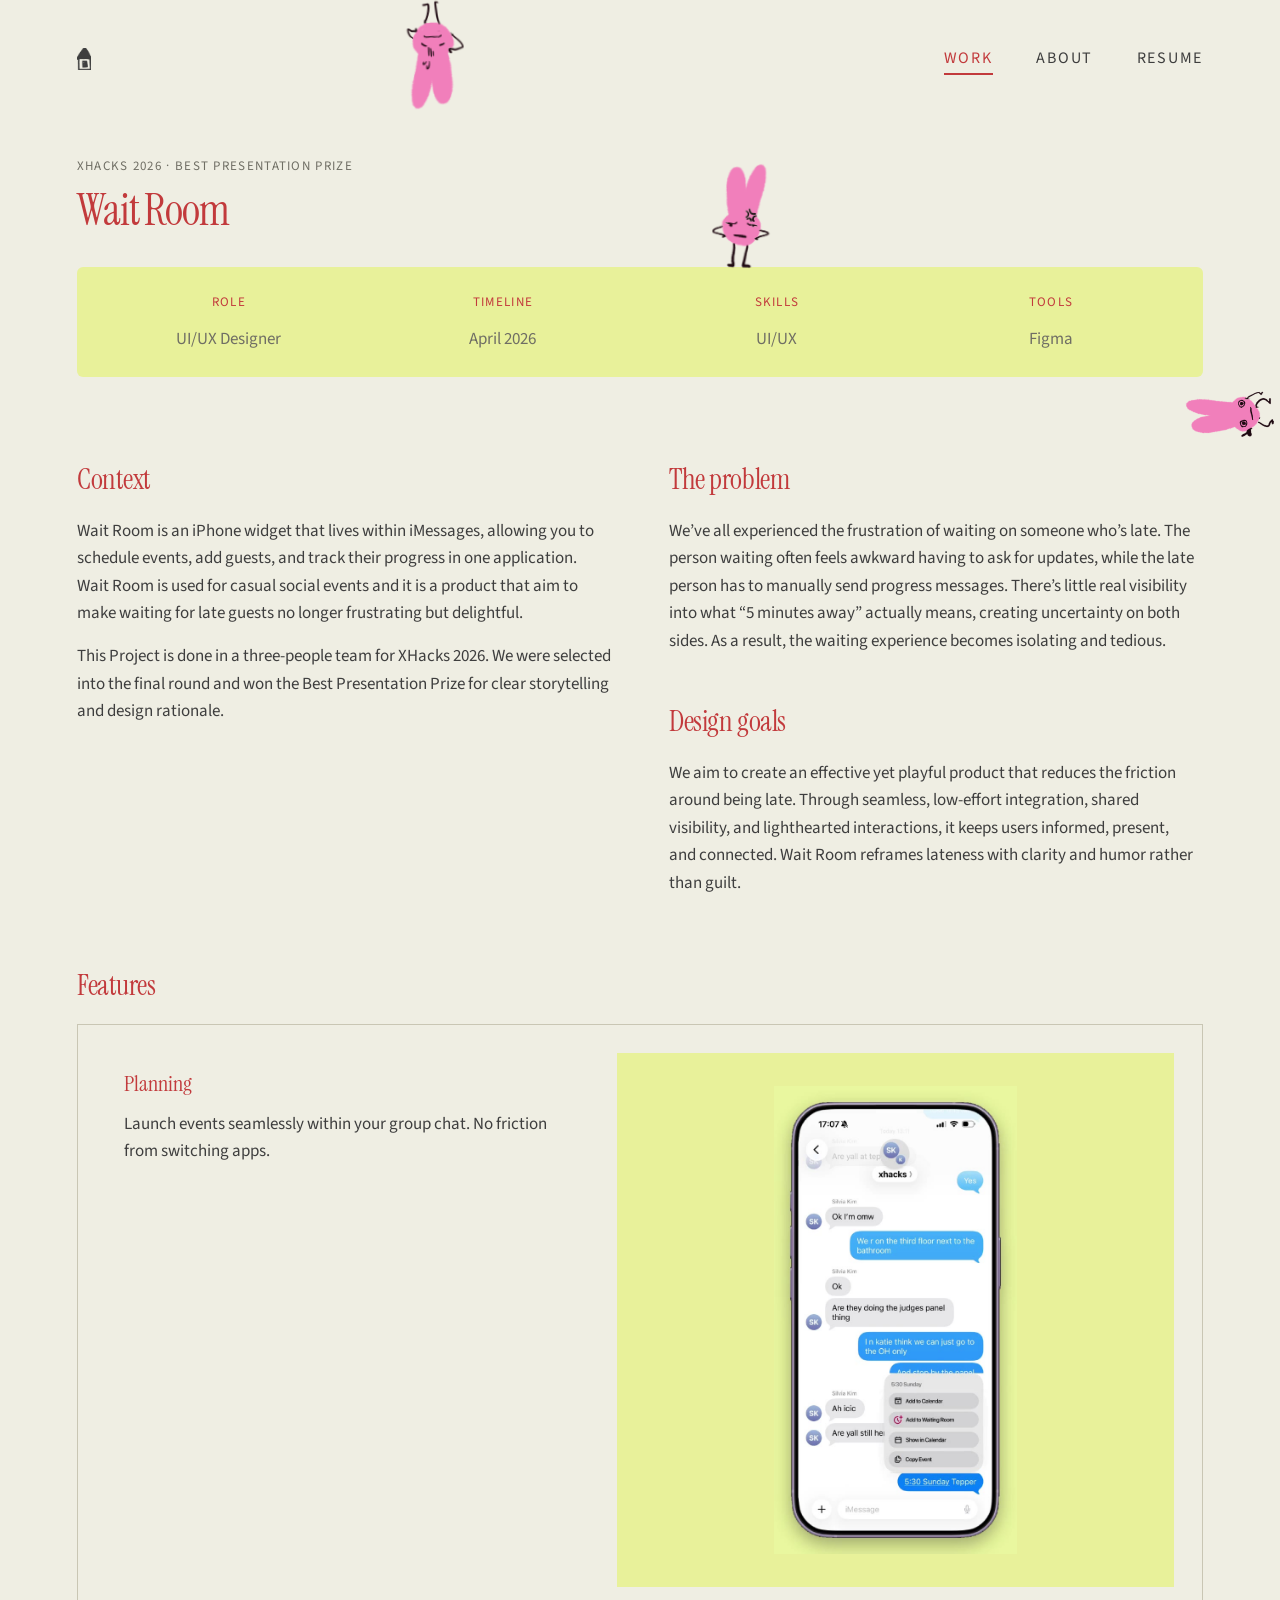
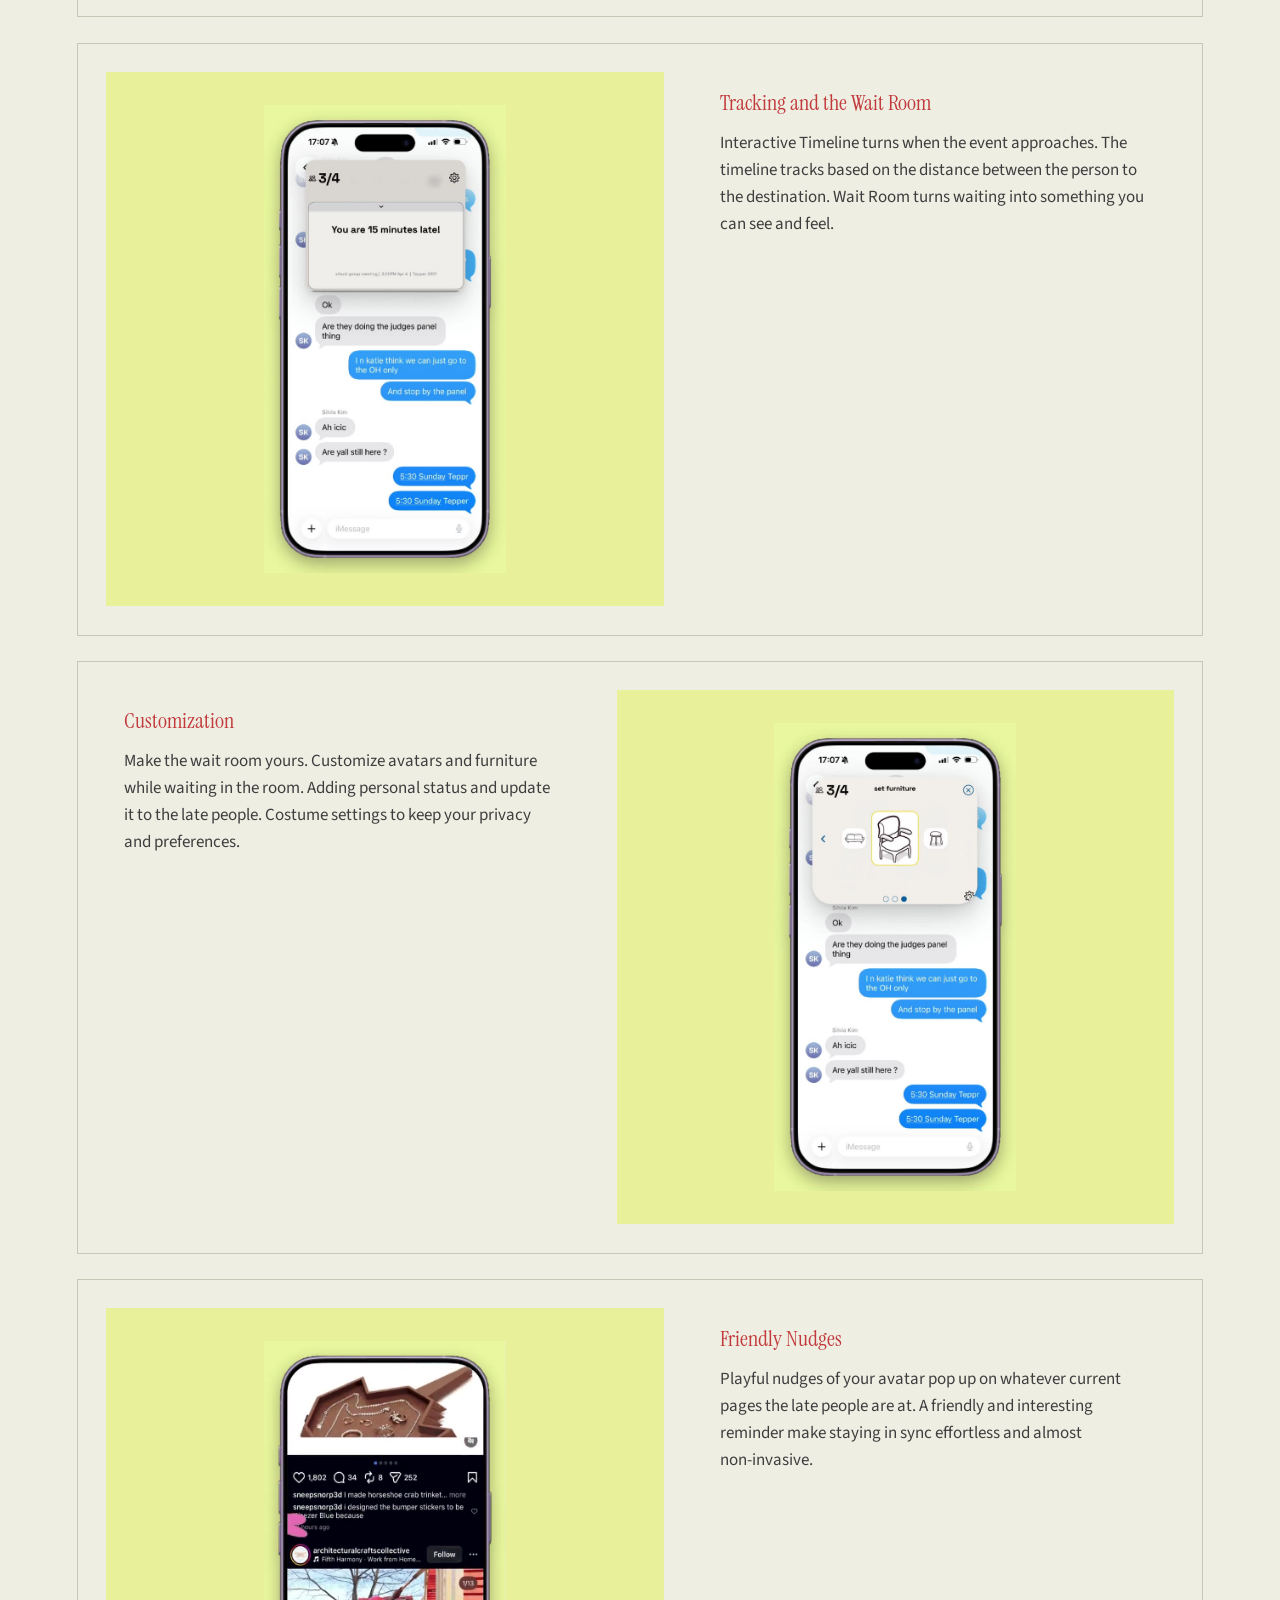
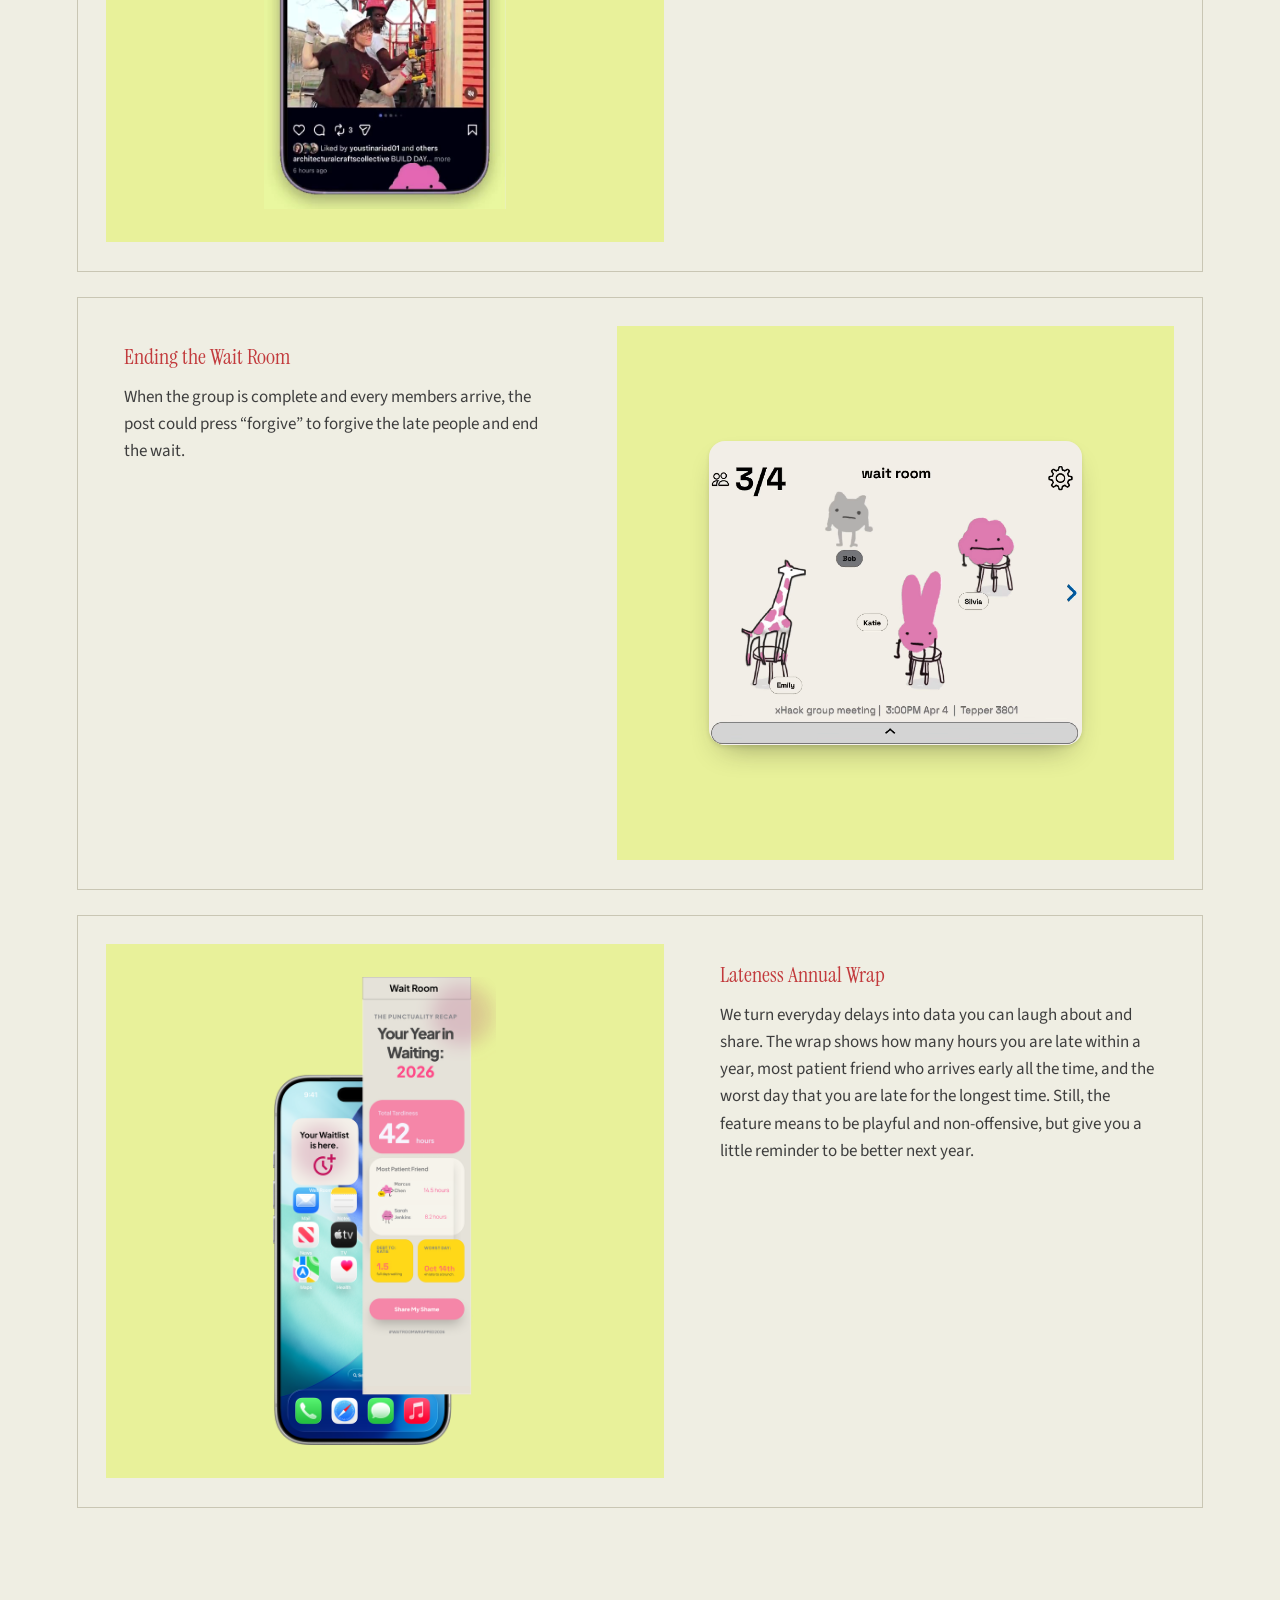
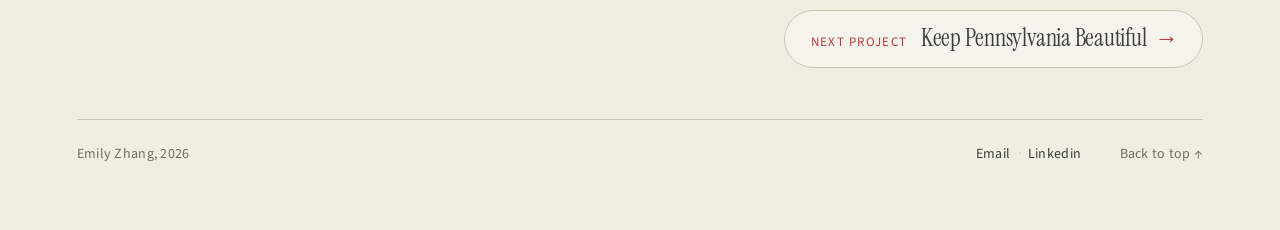
<file: wait-room.html>
<!doctype html>
<html lang="en">
<head>
<meta charset="utf-8">
<meta name="viewport" content="width=device-width, initial-scale=1">
<title>Wait Room — Emily Zhang</title>
<meta name="description" content="Wait Room is an iPhone widget living inside iMessages that turns waiting for late friends into something playful, visible and shared. XHacks 2026 Best Presentation Prize.">
<link rel="icon" href="assets/img/favicon.png?v=2" type="image/png">
<link rel="apple-touch-icon" href="assets/img/apple-touch-icon.png?v=2">
<link rel="preconnect" href="https://fonts.googleapis.com">
<link rel="preconnect" href="https://fonts.gstatic.com" crossorigin>
<link href="https://fonts.googleapis.com/css2?family=Instrument+Serif:ital@0;1&family=Source+Sans+3:wght@400&display=swap" rel="stylesheet">
<link rel="stylesheet" href="assets/css/style.css">
</head>
<body class="case-study">

<div class="progress" aria-hidden="true"></div>
<div class="nudges" aria-hidden="true">
  <span class="nudge nudge--scratch">
    <span class="rig">
      <img class="rig-layer rig-arm" src="assets/img/nudge-scratch-arm.png" alt="" width="300" height="509">
      <img class="rig-base" src="assets/img/nudge-scratch-body.png" alt="" width="300" height="509">
    </span>
  </span>
</div>

<a class="skip-link" href="#main">Skip to content</a>

<header class="site-header at-top">
  <nav class="nav wrap" aria-label="Primary">
    <div class="nav-group">
      <a class="nav-link nav-home" href="index.html"><span class="house" aria-hidden="true"></span><span class="visually-hidden">Home</span></a>
    </div>
    <div class="nav-group">
      <a class="nav-link" href="index.html#work" data-nav="work" aria-current="true">Work</a>
      <a class="nav-link" href="about.html">About</a>
      <a class="nav-link" href="assets/resume/emily-zhang-resume.pdf" target="_blank" rel="noopener">Resume</a>
    </div>
  </nav>
</header>

<main id="main">

  <article>

    <header class="page-head wrap">

      <!-- The nudges themselves: they hang around the top of the page and scroll
           away with it, exactly like the feature they illustrate. Decorative. -->
      <p class="eyebrow">XHacks 2026 · Best Presentation Prize</p>
      <h1 class="page-title">Wait Room</h1>

      <dl class="meta meta-band">

        <!-- anchored to the band: one standing on it, one leaning past its right edge -->
        <span class="nudge nudge--fume" aria-hidden="true">
          <span class="rig">
            <img class="rig-layer rig-arml" src="assets/img/nudge-fume-arml.png" alt="" width="300" height="518">
            <img class="rig-layer rig-armr" src="assets/img/nudge-fume-armr.png" alt="" width="300" height="518">
            <img class="rig-base" src="assets/img/nudge-fume-body.png" alt="" width="300" height="518">
            <img class="rig-layer rig-vein" src="assets/img/nudge-fume-vein.png" alt="" width="300" height="518">
          </span>
        </span>

        <span class="nudge nudge--wave" aria-hidden="true">
          <span class="rig">
            <img class="rig-layer rig-arm" src="assets/img/nudge-wave-arm.png" alt="" width="300" height="204">
            <img class="rig-base" src="assets/img/nudge-wave-body.png" alt="" width="300" height="204">
          </span>
        </span>

        <div>
          <dt>Role</dt>
          <dd>UI/UX Designer</dd>
        </div>
        <div>
          <dt>Timeline</dt>
          <dd>April 2026</dd>
        </div>
        <div>
          <dt>Skills</dt>
          <dd>UI/UX</dd>
        </div>
        <div>
          <dt>Tools</dt>
          <dd>Figma</dd>
        </div>
      </dl>
    </header>

    <div class="wrap">

      <div class="intro-grid">

        <section class="section reveal">
          <h2 class="label">Context</h2>
          <div class="prose">
            <p>
              Wait Room is an iPhone widget that lives within iMessages, allowing you to
              schedule events, add guests, and track their progress in one application.
              Wait Room is used for casual social events and it is a product that aim to
              make waiting for late guests no longer frustrating but delightful.
            </p>
            <p>
              This Project is done in a three-people team for XHacks 2026. We were selected
              into the final round and won the Best Presentation Prize for clear storytelling
              and design rationale.
            </p>
          </div>
        </section>

        <div class="intro-col">
          <section class="section reveal">
            <h2 class="label">The problem</h2>
            <div class="prose">
              <p>
                We’ve all experienced the frustration of waiting on someone who’s late. The
                person waiting often feels awkward having to ask for updates, while the late
                person has to manually send progress messages. There’s little real visibility
                into what “5 minutes away” actually means, creating uncertainty on both sides.
                As a result, the waiting experience becomes isolating and tedious.
              </p>
            </div>
          </section>

          <section class="section reveal">
            <h2 class="label">Design goals</h2>
            <div class="prose">
              <p>
                We aim to create an effective yet playful product that reduces the friction
                around being late. Through seamless, low-effort integration, shared visibility,
                and lighthearted interactions, it keeps users informed, present, and connected.
                Wait Room reframes lateness with clarity and humor rather than guilt.
              </p>
            </div>
          </section>
        </div>

      </div>

      <section class="section" aria-labelledby="features-heading">
        <h2 class="label reveal" id="features-heading">Features</h2>

        <div class="features">

          <section class="feature reveal">
            <div class="feature-body">
              <h3 class="feature-title">Planning</h3>
              <p>
                Launch events seamlessly within your group chat.
                No friction from switching apps.
              </p>
            </div>
            <figure class="feature-media feature-media--motion feature-media--device">
              <video class="feature-motion" autoplay muted loop playsinline preload="metadata"
                     poster="assets/img/wait-room-1-phone-poster.jpg" width="572" height="1100">
                <source src="assets/img/wait-room-1-phone.mp4" type="video/mp4">
              </video>
              <img class="feature-media-fallback" src="assets/img/wait-room-1-phone-poster.jpg"
                   alt="Screen recording: creating a Wait Room event straight from the iMessage share menu." width="572" height="1100" loading="lazy" decoding="async">
            </figure>
          </section>

          <section class="feature reveal">
            <div class="feature-body">
              <h3 class="feature-title">Tracking and the Wait Room</h3>
              <p>
                Interactive Timeline turns when the event approaches.
                The timeline tracks based on the distance between the person to the
                destination. Wait Room turns waiting into something you can see and feel.
              </p>
            </div>
            <figure class="feature-media feature-media--motion feature-media--device">
              <video class="feature-motion" autoplay muted loop playsinline preload="metadata"
                     poster="assets/img/wait-room-2-phone-poster.jpg" width="570" height="1100">
                <source src="assets/img/wait-room-2-phone.mp4" type="video/mp4">
              </video>
              <img class="feature-media-fallback" src="assets/img/wait-room-2-phone-poster.jpg"
                   alt="Screen recording: the live timeline widget appearing in the chat, showing a guest 15 minutes late." width="570" height="1100" loading="lazy" decoding="async">
            </figure>
          </section>

          <section class="feature reveal">
            <div class="feature-body">
              <h3 class="feature-title">Customization</h3>
              <p>
                Make the wait room yours. Customize avatars and furniture while waiting in
                the room. Adding personal status and update it to the late people. Costume
                settings to keep your privacy and preferences.
              </p>
            </div>
            <figure class="feature-media feature-media--motion feature-media--device">
              <video class="feature-motion" autoplay muted loop playsinline preload="metadata"
                     poster="assets/img/wait-room-3-phone-poster.jpg" width="570" height="1100">
                <source src="assets/img/wait-room-3-phone.mp4" type="video/mp4">
              </video>
              <img class="feature-media-fallback" src="assets/img/wait-room-3-phone-poster.jpg"
                   alt="Screen recording: swiping through the Wait Room's set-status, set-furniture and settings screens." width="570" height="1100" loading="lazy" decoding="async">
            </figure>
          </section>

          <section class="feature reveal">
            <div class="feature-body">
              <h3 class="feature-title">Friendly Nudges</h3>
              <p>
                Playful nudges of your avatar pop up on whatever current pages the late
                people are at. A friendly and interesting reminder make staying in sync
                effortless and almost non-invasive.
              </p>
            </div>
            <figure class="feature-media feature-media--motion feature-media--device">
              <video class="feature-motion" autoplay muted loop playsinline preload="metadata"
                     poster="assets/img/wait-room-4-phone-poster.jpg" width="570" height="1100">
                <source src="assets/img/wait-room-4-phone.mp4" type="video/mp4">
              </video>
              <img class="feature-media-fallback" src="assets/img/wait-room-4-phone-poster.jpg"
                   alt="Screen recording: a Wait Room avatar nudging in at the edge of the screen while scrolling another app." width="570" height="1100" loading="lazy" decoding="async">
            </figure>
          </section>

          <section class="feature reveal">
            <div class="feature-body">
              <h3 class="feature-title">Ending the Wait Room</h3>
              <p>
                When the group is complete and every members arrive, the post could press
                “forgive” to forgive the late people and end the wait.
              </p>
            </div>
            <figure class="feature-media feature-media--motion feature-media--card">
              <video class="feature-motion" autoplay muted loop playsinline preload="metadata"
                     poster="assets/img/wait-room-5-poster.jpg" width="1100" height="896">
                <source src="assets/img/wait-room-5.webm" type="video/webm">
                <source src="assets/img/wait-room-5.mp4" type="video/mp4">
              </video>
              <img class="feature-media-fallback" src="assets/img/wait-room-5-poster.jpg"
                   alt="Screen recording: the wait room fills to 4/4, confetti bursts over “Hooray! Everyone is here.”, and the Forgive button appears."
                   width="1100" height="896" loading="lazy" decoding="async">
            </figure>
          </section>

          <section class="feature reveal">
            <div class="feature-body">
              <h3 class="feature-title">Lateness Annual Wrap</h3>
              <p>
                We turn everyday delays into data you can laugh about and share.
                The wrap shows how many hours you are late within a year, most patient
                friend who arrives early all the time, and the worst day that you are late
                for the longest time. Still, the feature means to be playful and
                non-offensive, but give you a little reminder to be better next year.
              </p>
            </div>
            <figure class="feature-media">
              <img src="assets/img/wait-room-6-wrap.png"
                   alt="“Your Year in Waiting” recap card showing total tardiness, most patient friend and worst day."
                   width="484" height="1014" loading="lazy" decoding="async">
            </figure>
          </section>

        </div>
      </section>

      <nav class="page-nav" aria-label="Project navigation">
        <a class="page-nav-next" href="keep-pennsylvania-beautiful.html">
          <span class="page-nav-eyebrow">Next project</span>
          <span class="page-nav-name">Keep Pennsylvania Beautiful <span class="arrow" aria-hidden="true">→</span></span>
        </a>
      </nav>

    </div>

  </article>

</main>

<hr class="rule">

<footer class="site-footer">
  <div class="wrap">
    <h2 class="visually-hidden">Footer</h2>
    <div class="footer-line">
      <span class="footer-sig">Emily Zhang, <span data-year>2026</span></span>
      <div class="footer-nav">
        <nav class="footer-links" aria-label="Contact">
          <a class="footer-link" href="mailto:yunhanzh@andrew.cmu.edu">Email</a>
          <a class="footer-link" href="https://www.linkedin.com/in/yunhan-zhang-52885b339" target="_blank" rel="noopener">Linkedin</a>
        </nav>
        <a class="footer-link footer-top" href="#top">Back to top <span class="arrow" aria-hidden="true">↑</span></a>
      </div>
    </div>
  </div>
</footer>

<script src="assets/js/main.js" defer></script>
</body>
</html>
</file>
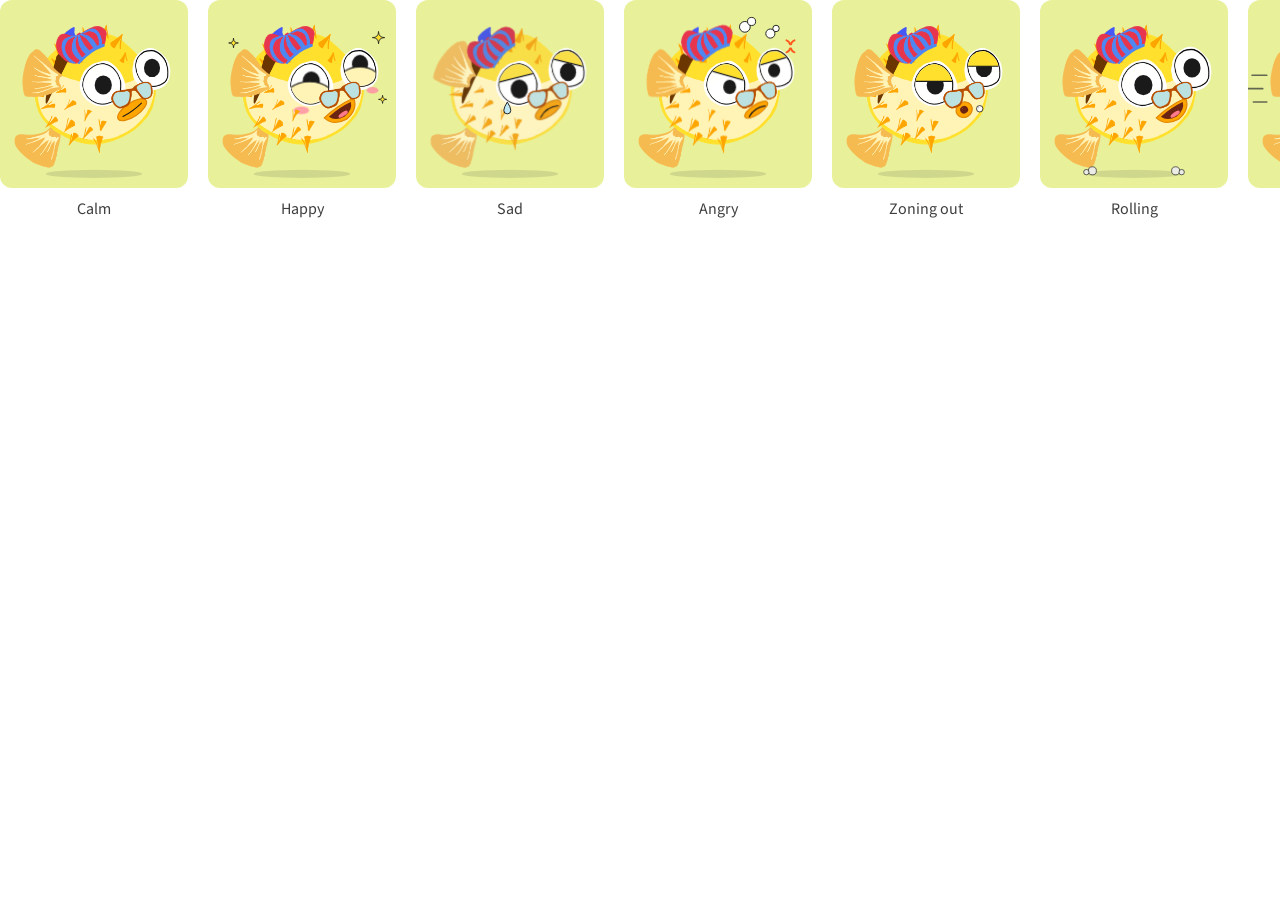
<file: assets/puffolio/puff-rig.html>
<!doctype html>
<html lang="en">
<head>
<meta charset="utf-8">
<meta name="viewport" content="width=device-width, initial-scale=1">
</head>
<body style="margin:0">
<!-- Added for Emily Zhang's portfolio. Everything else in this file is the team's rig, unchanged.
     This hides the rig's own layout and draws every expression as one strip that scrolls in a loop. -->
<link rel="preconnect" href="https://fonts.googleapis.com">
<link rel="preconnect" href="https://fonts.gstatic.com" crossorigin>
<link href="https://fonts.googleapis.com/css2?family=Source+Sans+3:wght@400&display=swap" rel="stylesheet">
<style>
  :root{color-scheme:only light!important}
  html,body{background:transparent!important;margin:0!important;padding:0!important;overflow:hidden}
  .wrap{display:none!important}
  #strip{overflow:hidden}
  #track{display:flex;width:max-content;animation:strip-loop 80s linear infinite}
  @keyframes strip-loop{to{transform:translateX(-50%)}}
  .tile{flex:none;width:clamp(132px,21vw,188px);margin:0 clamp(12px,1.6vw,20px) 0 0;padding:0}
  .tile .box{aspect-ratio:1;border-radius:12px;background:#E8F19A;overflow:hidden}
  .tile svg{width:100%;height:100%;display:block}
  .tile figcaption{margin:0;padding:10px 0 2px;text-align:center;color:#3E3E3E;
    font:400 16px/1.4 "Source Sans 3","Source Sans Pro",-apple-system,BlinkMacSystemFont,"Segoe UI",Helvetica,Arial,sans-serif}
  @media (prefers-reduced-motion: reduce){
    #track{animation:none}
    #strip{overflow-x:auto}
    #track .tile[aria-hidden]{display:none}
    #strip .puff *{animation-play-state:paused!important}
  }
</style>
<title>Puff Expressions</title>
<meta name="claude:viewport-fit-sides" content="cover">
<style>
  /* Layout: a grid of expression cards. Each card is one live SVG rig built from the teammate's PSD layers. */
  :root{
    --paper:#F6EFE4;--card:#FFFFFF;--line:#E6DCCB;--ink:#161616;--muted:#8C8173;--blush:#FFD21F;--blush-deep:#E04A12;--shadow:rgba(22,22,22,.12);
    --display:"Puff Hand","Fredoka","Nunito",system-ui,sans-serif;--body:"Nunito",system-ui,sans-serif;
  }
  
  @media (prefers-color-scheme: dark){:root:not([data-theme="light"]){--paper:#1B1C1F;--card:#26272B;--line:#37383E;--ink:#EDEDE8;--muted:#A4A6AD;--blush-deep:#FFB38F;--shadow:rgba(0,0,0,.35);color-scheme:dark}}
  :root[data-theme="dark"]{--paper:#1B1C1F;--card:#26272B;--line:#37383E;--ink:#EDEDE8;--muted:#A4A6AD;--blush-deep:#FFB38F;--shadow:rgba(0,0,0,.35);color-scheme:dark}
  body{background:var(--paper);color:var(--ink);font-family:var(--body);font-synthesis:none;padding-block:28px 48px;padding-left:max(16px,env(safe-area-inset-left,0px));padding-right:max(16px,env(safe-area-inset-right,0px))}
  .wrap{max-width:1180px;margin:0 auto;display:flex;flex-direction:column;gap:22px}
  header{display:flex;flex-wrap:wrap;align-items:flex-end;justify-content:space-between;gap:14px}
  header div{display:flex;flex-direction:column;gap:6px;min-width:0}
  h1{font-family:var(--display);font-weight:600;font-size:30px;margin:0;text-wrap:balance}
  .intro{margin:0;color:var(--muted);font-size:15px;line-height:1.55;max-width:68ch}
  button{font:inherit;font-family:var(--display);font-weight:600;font-size:15px;color:#161616;background:var(--blush);border:2.5px solid #161616;border-radius:14px;padding:9px 16px;box-shadow:0 3px 0 #161616;cursor:pointer}
  button:active{transform:translateY(2px);box-shadow:0 1px 0 #2B2D33}
  button:focus-visible{outline:3px solid var(--blush-deep);outline-offset:3px}
  .grid{display:grid;grid-template-columns:repeat(auto-fill,minmax(250px,1fr));gap:16px}
  .card{background:var(--card);border:1.5px solid var(--line);border-radius:20px;padding:12px 14px 16px;display:flex;flex-direction:column;gap:6px;min-width:0}
  .stage{background:#F6EFE4;border-radius:14px;aspect-ratio:1/1;overflow:hidden}
  .stage svg{width:100%;height:100%;display:block}
  .card h2{font-family:var(--display);font-weight:600;font-size:19px;margin:6px 0 0}
  .card p{margin:0;font-size:13.5px;line-height:1.45;color:var(--muted)}
  .card p b{color:var(--ink);font-weight:800}
  .tag{font-size:11px;font-weight:800;letter-spacing:.06em;text-transform:uppercase;color:var(--blush-deep)}
  .notes{border-top:1.5px solid var(--line);padding-top:18px;display:grid;grid-template-columns:repeat(auto-fit,minmax(260px,1fr));gap:18px}
  .notes h3{font-family:var(--display);font-weight:600;font-size:17px;margin:0 0 6px}
  .notes p,.notes li{font-size:14px;line-height:1.55;color:var(--muted);margin:0}
  .notes ul{margin:0;padding-left:18px}
  code{font-family:ui-monospace,Consolas,monospace;font-size:12.5px;color:var(--ink)}

  /* ---------- Rig: pivots ---------- */
  .puff *{transform-box:fill-box;transform-origin:center}
  .puff [transform]{transform-box:view-box;transform-origin:0 0}
  .puff .mover{transform-box:view-box;transform-origin:930px 1100px}
  .puff .squash{transform-box:view-box;transform-origin:930px 1525px}
  .puff .puffer,.puff .spk{transform-box:view-box;transform-origin:940px 1102px}
  .puff .eyeL{transform-box:view-box;transform-origin:986px 1064px}
  .puff .eyeR{transform-box:view-box;transform-origin:1360px 950px}
  .puff .shadow{transform-box:view-box;transform-origin:930px 1735px}
  .puff .fin{transform-origin:92% 45%}
  .puff .tail{transform-origin:88% 12%}
  .puff .beret{transform-origin:50% 92%}
  .puff .brush{transform-origin:30% 95%}
  .puff .lidU{transform-origin:50% 100%;transform:translateY(var(--lu,0%)) rotate(var(--lr,0deg))}
  .puff .lidD{transform-origin:50% 0;transform:translateY(var(--ll,0%))}
  .puff .flush,.puff .blush{opacity:0}
  /* Accessory sets: Puff wears one at a time */
  [data-hat="0"] .beret,[data-glasses="0"] .glasses,[data-brush="0"] .brush{display:none}
  .seg{display:flex;flex-wrap:wrap;gap:6px;align-items:center}
  .seg span{font-size:13px;font-weight:800;color:var(--muted);margin-right:4px}
  .seg button{background:var(--card);color:var(--ink);border-color:var(--line);box-shadow:none;font-size:14px;padding:7px 13px}
  .seg button[aria-pressed="true"]{background:var(--blush);color:#161616;border-color:#161616;box-shadow:0 3px 0 #161616}

  /* ---------- Defaults (idle life) ---------- */
  .puff .lidU{animation:blinkv 4.5s infinite}
  .puff .fin{animation:sway 3s ease-in-out infinite}
  .puff .tail{animation:wag 2.4s ease-in-out infinite}
  .paused .puff *{animation-play-state:paused!important}

  @keyframes blinkv{0%,88%,100%{transform:translateY(var(--lu,0%)) rotate(var(--lr,0deg))}92%{transform:translateY(100%) rotate(var(--lr,0deg))}}
  @keyframes bob{0%,100%{transform:translateY(0)}50%{transform:translateY(-16px)}}
  @keyframes sway{0%,100%{transform:rotate(0)}50%{transform:rotate(-8deg)}}
  @keyframes wag{0%,100%{transform:rotate(4deg)}50%{transform:rotate(-6deg)}}

  /* neutral */
  .x-neutral .mover{animation:bob 3s ease-in-out infinite}

  /* happy */
  @keyframes hop{0%,100%{transform:translateY(0)}45%{transform:translateY(-70px)}}
  @keyframes squashHop{0%,100%{transform:scale(1.07,.93)}20%{transform:scale(1,1)}45%{transform:scale(.96,1.05)}80%{transform:scale(1,1)}}
  @keyframes wave{0%,100%{transform:rotate(8deg)}50%{transform:rotate(-26deg)}}
  @keyframes lag{0%,100%{transform:translateY(0) rotate(0)}55%{transform:translateY(-24px) rotate(-6deg)}}
  @keyframes shadowHop{0%,100%{transform:scale(1)}45%{transform:scale(.8)}}
  .x-happy .mover{animation:hop .9s ease-in-out infinite}
  .x-happy .squash{animation:squashHop .9s ease-in-out infinite}
  .x-happy .shadow{animation:shadowHop .9s ease-in-out infinite}
  .x-happy .eyeL,.x-happy .eyeR{--ll:-58%}
  .x-happy .pupil{transform:translateY(-30px)}
  .x-happy .fin,.x-happy .tail{animation:wave .45s ease-in-out infinite}
  .x-happy .beret{animation:lag .9s ease-in-out infinite;animation-delay:-.75s}
  .x-happy .blush{opacity:.85}

  /* sad */
  @keyframes sadsway{0%,100%{transform:translate(0,22px) rotate(-3deg)}50%{transform:translate(0,32px) rotate(2deg)}}
  .x-sad .mover{animation:sadsway 4s ease-in-out infinite}
  .x-sad .squash{filter:saturate(.85)}
  .x-sad .eyeL{--lu:36%;--lr:-14deg}
  .x-sad .eyeR{--lu:36%;--lr:14deg}
  .x-sad .lidU{animation-duration:6s}
  .x-sad .pupil{transform:translateY(30px)}
  .x-sad .fin{animation:none;transform:rotate(26deg)}
  .x-sad .tail{animation:wag 5s ease-in-out infinite}
  .x-sad .beret{transform:translate(-12px,26px) rotate(-12deg)}
  .x-sad .spk{transform:scale(.95)}

  /* angry */
  @keyframes shake{0%,100%{transform:translateX(0)}25%{transform:translateX(-7px)}75%{transform:translateX(7px)}}
  @keyframes pulse{0%,100%{transform:scale(1)}50%{transform:scale(var(--ps,1.06))}}
  @keyframes flushK{0%,100%{opacity:.35}50%{opacity:.75}}
  @keyframes flick{0%,100%{transform:rotate(0)}50%{transform:rotate(-14deg)}}
  .x-angry .mover{animation:shake .18s linear infinite}
  .x-angry .puffer{animation:pulse 1s ease-in-out infinite}
  .x-angry .spk{--ps:1.1;animation:pulse 1s ease-in-out infinite}
  .x-angry .flush{animation:flushK 1s ease-in-out infinite}
  .x-angry .eyeL{--lu:30%;--lr:16deg}
  .x-angry .eyeR{--lu:30%;--lr:-16deg}
  .x-angry .lidU{animation:none}
  .x-angry .eyeL .pupil{transform:translate(18px,14px) scale(.75)}
  .x-angry .eyeR .pupil{transform:translate(-14px,18px) scale(.75)}
  .x-angry .fin{animation:flick .25s ease-in-out infinite}
  .x-angry .beret{transform:translateY(-16px) rotate(4deg)}

  /* zoning out */
  @keyframes float{0%,100%{transform:translateY(0) rotate(-2deg)}50%{transform:translateY(-20px) rotate(3deg)}}
  @keyframes driftL{0%,100%{transform:translate(-30px,14px)}50%{transform:translate(-12px,28px)}}
  @keyframes driftR{0%,100%{transform:translate(32px,10px)}50%{transform:translate(14px,26px)}}
  @keyframes slip{0%,100%{transform:rotate(0) translate(0,0)}50%{transform:rotate(-9deg) translate(-12px,20px)}}
  .x-zoning .mover{animation:float 5s ease-in-out infinite}
  .x-zoning .eyeL,.x-zoning .eyeR{--lu:46%}
  .x-zoning .lidU{animation-duration:7s}
  .x-zoning .eyeL .pupil{animation:driftL 5s ease-in-out infinite}
  .x-zoning .eyeR .pupil{animation:driftR 5s ease-in-out infinite}
  .x-zoning .fin{animation-duration:6s}
  .x-zoning .beret{animation:slip 6s ease-in-out infinite}

  /* rolling around */
  @keyframes roll{0%{transform:translateX(-150px) rotate(0)}45%,50%{transform:translateX(150px) rotate(360deg)}95%,100%{transform:translateX(-150px) rotate(0)}}
  @keyframes shadowRoll{0%{transform:translateX(-150px)}45%,50%{transform:translateX(150px)}95%,100%{transform:translateX(-150px)}}
  .x-rolling .mover{animation:roll 4s ease-in-out infinite}
  .x-rolling .shadow{animation:shadowRoll 4s ease-in-out infinite}
  .x-rolling .eyeL,.x-rolling .eyeR{transform:scale(1.06)}

  /* flapping hard to move */
  @keyframes push{0%{transform:translateX(-60px) rotate(6deg)}100%{transform:translateX(50px) rotate(6deg)}}
  @keyframes bobfast{0%,100%{transform:translateY(0)}50%{transform:translateY(-9px)}}
  @keyframes flap{0%,100%{transform:rotate(12deg)}50%{transform:rotate(-40deg)}}
  @keyframes shadowPush{0%{transform:translateX(-60px)}100%{transform:translateX(50px)}}
  .x-flapping .mover{animation:push 1.8s ease-in-out infinite alternate}
  .x-flapping .shadow{animation:shadowPush 1.8s ease-in-out infinite alternate}
  .x-flapping .squash{animation:bobfast .14s linear infinite}
  .x-flapping .fin{animation:flap .14s linear infinite}
  .x-flapping .tail{animation:flap .2s linear infinite}
  .x-flapping .eyeL,.x-flapping .eyeR{--lu:30%;--ll:-30%}
  .x-flapping .lidU{animation:none}

  /* bouncing */
  @keyframes bounce{0%,100%{transform:translateY(0);animation-timing-function:cubic-bezier(.33,.66,.66,1)}50%{transform:translateY(-160px);animation-timing-function:cubic-bezier(.33,0,.66,.33)}}
  @keyframes squashB{0%,100%{transform:scale(1.14,.84)}12%{transform:scale(.94,1.08)}50%{transform:scale(1,1)}88%{transform:scale(.95,1.06)}}
  @keyframes shadowB{0%,100%{transform:scale(1);opacity:1}50%{transform:scale(.55);opacity:.45}}
  @keyframes beretB{0%,100%{transform:translateY(0)}10%{transform:translateY(16px)}58%{transform:translateY(-34px) rotate(-6deg)}}
  @keyframes flutter{0%,100%{transform:rotate(0)}50%{transform:rotate(-22deg)}}
  .x-bouncing .mover{animation:bounce .9s infinite}
  .x-bouncing .squash{animation:squashB .9s linear infinite}
  .x-bouncing .shadow{animation:shadowB .9s infinite}
  .x-bouncing .beret{animation:beretB .9s ease-in-out infinite}
  .x-bouncing .fin{animation:flutter .3s ease-in-out infinite}
  .x-bouncing .eyeL,.x-bouncing .eyeR{transform:scale(1.06)}

  /* thinking */
  @keyframes tilt{0%,100%{transform:rotate(-5deg)}50%{transform:rotate(-1deg)}}
  @keyframes tap{0%,100%{transform:rotate(-34deg)}50%{transform:rotate(-24deg)}}
  .x-thinking .mover{animation:tilt 4s ease-in-out infinite}
  .x-thinking .pupil{transform:translate(22px,-34px)}
  .x-thinking .eyeL{--lu:28%}
  .x-thinking .lidU{animation-duration:5s}
  .x-thinking .fin{animation:tap .6s ease-in-out infinite}

  /* nervous */
  @keyframes jitter{0%{transform:translate(0,0)}25%{transform:translate(-3px,2px)}50%{transform:translate(3px,-2px)}75%{transform:translate(-2px,-3px)}100%{transform:translate(0,0)}}
  @keyframes dart{0%,20%{transform:translate(-26px,0) scale(.7)}30%,55%{transform:translate(24px,-4px) scale(.7)}65%,85%{transform:translate(-6px,6px) scale(.7)}100%{transform:translate(-26px,0) scale(.7)}}
  @keyframes fidget{0%,100%{transform:rotate(-4deg)}50%{transform:rotate(7deg)}}
  .x-nervous .mover{animation:jitter .09s linear infinite}
  .x-nervous .pupil{animation:dart 1.2s steps(1,end) infinite}
  .x-nervous .lidU{animation-duration:1.8s}
  .x-nervous .fin{animation:fidget .2s ease-in-out infinite}
  .x-nervous .spk{animation:jitter .12s linear infinite}

  /* awkward */
  @keyframes glance{0%,70%,100%{transform:translate(36px,4px)}78%,90%{transform:translate(-12px,4px)}}
  @keyframes scratch{0%,100%{transform:rotate(-46deg)}50%{transform:rotate(-58deg)}}
  @keyframes lean{0%,100%{transform:rotate(-3deg)}50%{transform:rotate(-1.5deg)}}
  .x-awkward .mover{animation:lean 3s ease-in-out infinite}
  .x-awkward .pupil{animation:glance 4s ease-in-out infinite}
  .x-awkward .eyeL,.x-awkward .eyeR{--lu:16%}
  .x-awkward .lidU{animation-duration:3s}
  .x-awkward .fin{animation:scratch .35s ease-in-out infinite}
  .x-awkward .beret{transform:rotate(7deg)}
  .x-awkward .blush{opacity:.85}

  /* puff up */
  @keyframes inflate{0%,8%{transform:scale(1)}22%{transform:scale(1.33)}28%{transform:scale(1.24)}34%,70%{transform:scale(1.28)}85%,100%{transform:scale(1)}}
  @keyframes pushout{0%,8%{transform:translate(0,0)}22%,70%{transform:translate(var(--px),var(--py))}85%,100%{transform:translate(0,0)}}
  @keyframes eyeWide{0%,8%{transform:scale(1)}22%,70%{transform:scale(1.12)}85%,100%{transform:scale(1)}}
  @keyframes pupilSmall{0%,8%{transform:scale(1)}22%,70%{transform:scale(.6)}85%,100%{transform:scale(1)}}
  .x-puffup .puffer{animation:inflate 3s ease-in-out infinite}
  .x-puffup .spk{--ps:1.08;animation:pulse 3s ease-in-out infinite}
  .x-puffup .eyeL,.x-puffup .eyeR{animation:eyeWide 3s ease-in-out infinite}
  .x-puffup .pupil{animation:pupilSmall 3s ease-in-out infinite}
  .x-puffup .beret{--px:0px;--py:-120px;animation:pushout 3s ease-in-out infinite}
  .x-puffup .brush{--px:-50px;--py:-70px;animation:pushout 3s ease-in-out infinite}
  .x-puffup .finwrap{--px:-110px;--py:0px;animation:pushout 3s ease-in-out infinite}
  .x-puffup .tailwrap{--px:-80px;--py:80px;animation:pushout 3s ease-in-out infinite}
  .x-puffup .lidU{animation:none}

  /* deflate */
  @keyframes deflate{0%,10%{transform:scale(1.26)}20%{transform:scale(1.1,1.3)}28%{transform:scale(1.25,1)}36%{transform:scale(.95,1.12)}44%{transform:scale(1.08,.92)}55%,85%{transform:scale(.92)}100%{transform:scale(1.26)}}
  @keyframes pushin{0%,10%{transform:translate(var(--px),var(--py))}50%,85%{transform:translate(0,0)}100%{transform:translate(var(--px),var(--py))}}
  @keyframes blushIn{0%,30%{opacity:0}45%,85%{opacity:.9}100%{opacity:0}}
  @keyframes zip{0%,12%,60%,100%{transform:translate(0,0) rotate(0)}22%{transform:translate(-30px,-20px) rotate(-8deg)}32%{transform:translate(26px,-6px) rotate(7deg)}42%{transform:translate(-14px,8px) rotate(-3deg)}}
  .x-deflate .mover{animation:zip 3s ease-in-out infinite}
  .x-deflate .puffer{animation:deflate 3s ease-in-out infinite}
  .x-deflate .beret{--px:0px;--py:-110px;animation:pushin 3s ease-in-out infinite}
  .x-deflate .brush{--px:-50px;--py:-70px;animation:pushin 3s ease-in-out infinite}
  .x-deflate .finwrap{--px:-110px;--py:0px;animation:pushin 3s ease-in-out infinite}
  .x-deflate .tailwrap{--px:-80px;--py:80px;animation:pushin 3s ease-in-out infinite}
  .x-deflate .eyeL,.x-deflate .eyeR{--lu:38%;--ll:-58%}
  .x-deflate .lidU{animation:none}
  .x-deflate .blush{animation:blushIn 3s ease-in-out infinite}

  /* looking closely */
  @keyframes scan{0%,100%{transform:translateX(-34px)}50%{transform:translateX(34px)}}
  @keyframes leanIn{0%,100%{transform:rotate(3deg) translateX(10px)}50%{transform:rotate(6deg) translateX(26px)}}
  @keyframes glassSlide{0%,40%{transform:translateY(0)}60%,82%{transform:translateY(34px)}92%,100%{transform:translateY(0)}}
  .x-squint .mover{animation:leanIn 3s ease-in-out infinite}
  .x-squint .eyeL,.x-squint .eyeR{--lu:42%;--ll:-36%}
  .x-squint .lidU{animation:none}
  .x-squint .pupil{animation:scan 1.8s ease-in-out infinite}
  .x-squint .glasses{animation:glassSlide 3s ease-in-out infinite}

  /* surprised */
  @keyframes jump{0%,5%{transform:translateY(0)}15%{transform:translateY(-70px)}30%{transform:translateY(0)}36%{transform:translateY(-14px)}42%,100%{transform:translateY(0)}}
  @keyframes eyesPop{0%,5%{transform:scale(1)}15%,85%{transform:scale(1.16)}100%{transform:scale(1)}}
  @keyframes pupilsPop{0%,5%{transform:scale(1)}15%,85%{transform:scale(.55)}100%{transform:scale(1)}}
  @keyframes spikesPop{0%,5%{transform:scale(1)}15%,85%{transform:scale(1.14)}100%{transform:scale(1)}}
  @keyframes beretFly{0%,5%{transform:translate(0,0) rotate(0)}18%{transform:translate(30px,-110px) rotate(-28deg)}40%{transform:translate(0,0) rotate(0)}46%{transform:translate(0,-14px)}52%,100%{transform:translate(0,0)}}
  @keyframes finSpread{0%,5%,90%,100%{transform:rotate(0)}15%,80%{transform:rotate(-28deg)}}
  .x-surprised .mover{animation:jump 2.4s ease-out infinite}
  .x-surprised .eyeL,.x-surprised .eyeR{animation:eyesPop 2.4s ease-out infinite}
  .x-surprised .pupil{animation:pupilsPop 2.4s ease-out infinite}
  .x-surprised .spk{animation:spikesPop 2.4s ease-out infinite}
  .x-surprised .beret{animation:beretFly 2.4s ease-in-out infinite}
  .x-surprised .fin{animation:finSpread 2.4s ease-out infinite}
  .x-surprised .lidU{animation:none}

  /* proud */
  @keyframes hopS{0%,100%{transform:translateY(0)}50%{transform:translateY(-36px)}}
  @keyframes waveBig{0%,100%{transform:rotate(10deg)}50%{transform:rotate(-42deg)}}
  .x-proud .mover{animation:hopS .7s ease-in-out infinite}
  .x-proud .puffer{transform:scale(1.05)}
  .x-proud .eyeL,.x-proud .eyeR{--ll:-58%}
  .x-proud .pupil{transform:translateY(-30px)}
  .x-proud .fin{animation:waveBig .4s ease-in-out infinite}
  .x-proud .beret{transform:rotate(-12deg) translate(-8px,-6px)}
  .x-proud .blush{opacity:.85}

  /* sleepy */
  @keyframes droop{0%{transform:translateY(72%)}40%{transform:translateY(97%)}46%{transform:translateY(55%)}52%{transform:translateY(62%)}100%{transform:translateY(72%)}}
  @keyframes doze{0%,100%{transform:rotate(6deg) translateY(10px)}40%{transform:rotate(9deg) translateY(20px)}46%{transform:rotate(2deg) translateY(2px)}}
  @keyframes breathe{0%,100%{transform:scale(1)}50%{transform:scale(1.03,.98)}}
  .x-sleepy .mover{animation:doze 4s ease-in-out infinite}
  .x-sleepy .squash{animation:breathe 4s ease-in-out infinite}
  .x-sleepy .lidU{animation:droop 4s ease-in-out infinite}
  .x-sleepy .pupil{transform:translateY(24px)}
  .x-sleepy .fin{animation:none;transform:rotate(20deg)}
  .x-sleepy .beret{transform:rotate(-10deg) translate(0,28px)}

  /* inflate and pop (5s): inflate + tremble, pop, eyes left behind blink 3x, reassemble */
  @keyframes xTremble{0%,8%{transform:translateX(0)}12%{transform:translateX(-3px)}14%{transform:translateX(3px)}16%{transform:translateX(-4px)}18%{transform:translateX(4px)}20%{transform:translateX(-6px)}22%{transform:translateX(6px)}24%{transform:translateX(-8px)}26%{transform:translateX(8px)}28%{transform:translateX(-10px)}30%{transform:translateX(10px)}31%,100%{transform:translateX(0)}}
  @keyframes xBody{0%{transform:scale(1)}25%{transform:scale(1.26)}28%{transform:scale(1.23)}31%{transform:scale(1.32)}31.5%,80%{transform:scale(.2)}87%{transform:scale(1.1)}91%{transform:scale(.96)}95%,100%{transform:scale(1)}}
  @keyframes xHide{0%,31%{opacity:1}31.5%,80%{opacity:0}81%,100%{opacity:1}}
  @keyframes xPopIn{0%,31%{transform:scale(1)}32%,82%{transform:scale(0)}89%{transform:scale(1.15)}94%,100%{transform:scale(1)}}
  @keyframes xEyes{0%{transform:scale(1)}25%,31%{transform:scale(1.06)}32%,100%{transform:scale(1)}}
  @keyframes xPupils{0%{transform:scale(1)}25%,31%{transform:scale(.6)}32%,100%{transform:scale(1)}}
  @keyframes xFlush{0%,8%{opacity:0}30%{opacity:.65}31.5%,100%{opacity:0}}
  @keyframes xBurst{0%,30%{opacity:0;transform:scale(.2)}32%{opacity:1;transform:scale(1)}40%{opacity:1;transform:scale(1.15)}47%,100%{opacity:0;transform:scale(1.25)}}
  @keyframes xSmoke{0%,30%{opacity:0;transform:scale(.3)}37%{opacity:1;transform:scale(1)}70%{opacity:.9;transform:scale(1.25) translateY(-30px)}80%,100%{opacity:0;transform:scale(1.4) translateY(-50px)}}
  @keyframes xSpikes{0%,30.5%{opacity:0;transform:scale(1)}31%{opacity:1;transform:scale(1.5)}45%,100%{opacity:0;transform:scale(2.6) rotate(30deg)}}
  @keyframes xFin{0%,30.5%{opacity:0;transform:translate(0,0) rotate(0)}31%{opacity:1;transform:translate(0,0) rotate(0)}52%,100%{opacity:0;transform:translate(-300px,-220px) rotate(-120deg)}}
  @keyframes xTail{0%,30.5%{opacity:0;transform:translate(0,0) rotate(0)}31%{opacity:1;transform:translate(0,0) rotate(0)}52%,100%{opacity:0;transform:translate(-240px,260px) rotate(140deg)}}
  @keyframes xPop{0%,30%{opacity:0;transform:scale(.3) rotate(-8deg)}33%{opacity:1;transform:scale(1.15) rotate(-8deg)}38%,44%{opacity:1;transform:scale(1) rotate(-8deg)}50%,100%{opacity:0;transform:scale(1) rotate(-8deg)}}
  @keyframes xGhost{0%,30.5%{opacity:0;transform:translateY(0)}31%{opacity:1;transform:translateY(0)}38%{transform:translateY(46px)}42%{transform:translateY(32px)}46%,76%{transform:translateY(40px)}84%{opacity:1;transform:translateY(0)}86%,100%{opacity:0;transform:translateY(0)}}
  @keyframes xBlink{0%,48%,52%,58%,62%,68%,72%,100%{transform:translateY(0)}50%,60%,70%{transform:translateY(100%)}}
  @keyframes xLook{0%,52%{transform:translate(0,0)}55%,62%{transform:translate(-26px,0)}65%,72%{transform:translate(26px,0)}76%,100%{transform:translate(0,0)}}
  .x-explode .mover{animation:xTremble 5s linear infinite}
  .x-explode .puffer{animation:xBody 5s ease-in-out infinite}
  .x-explode .squash{animation:xHide 5s linear infinite}
  .x-explode .tailwrap,.x-explode .finwrap,.x-explode .brush,.x-explode .beret{animation:xPopIn 5s ease-out infinite}
  .x-explode .eyeL,.x-explode .eyeR{animation:xEyes 5s ease-in-out infinite}
  .x-explode .pupil{animation:xPupils 5s ease-in-out infinite}
  .x-explode .flush{animation:xFlush 5s linear infinite}
  .x-explode .lidU{animation:none}
  .x-explode .shadow{animation:xHide 5s linear infinite}
  .fx-burst{animation:xBurst 5s ease-out infinite}
  .fx-smoke{animation:xSmoke 5s ease-out infinite}
  .fx-dspk{animation:xSpikes 5s ease-out infinite}
  .fx-dfin{animation:xFin 5s ease-out infinite}
  .fx-dtail{animation:xTail 5s ease-out infinite}
  .fx-pop{animation:xPop 5s ease-out infinite}
  .ghost{animation:xGhost 5s ease-in-out infinite}
  .ghost .glid{transform-origin:50% 100%;animation:xBlink 5s linear infinite}
  .ghost .gpupil{animation:xLook 5s ease-in-out infinite}

  /* drawing (4s): pencil in mouth, scribbles on a pad; a tiny Puff doodle appears stroke by stroke, then the page clears */
  @keyframes scribble{0%,100%{transform:rotate(0) translate(0,0)}25%{transform:rotate(1.6deg) translate(6px,3px)}50%{transform:rotate(-.8deg) translate(-4px,5px)}75%{transform:rotate(1deg) translate(3px,-2px)}}
  @keyframes drift{0%,100%{transform:rotate(2deg) translateX(0)}40%{transform:rotate(4deg) translateX(14px)}70%{transform:rotate(1deg) translateX(-8px)}}
  @keyframes peek{0%,74%{transform:translate(20px,30px)}79%,88%{transform:translate(10px,-6px)}93%,100%{transform:translate(20px,30px)}}
  @keyframes padFlip{0%,84%{transform:rotate(0) translateY(0)}88%{transform:rotate(-3deg) translateY(-8px)}93%,100%{transform:rotate(0) translateY(0)}}
  .x-drawing .mover{animation:drift 4s ease-in-out infinite}
  .x-drawing .squash{transform-box:view-box;transform-origin:1240px 1280px;animation:scribble .32s linear infinite}
  .x-drawing .pupil{animation:peek 4s ease-in-out infinite}
  .x-drawing .eyeL,.x-drawing .eyeR{--lu:22%;--ll:-12%}
  .x-drawing .lidU{animation-duration:4s}
  .x-drawing .fin{animation:flick .5s ease-in-out infinite}
  .fx-pad{animation:padFlip 4s ease-in-out infinite}

  /* overtime: driven live by JS variables (--inf size, --tr tremble, --fl flush, --pp pupils, --fx parts pushed out) */
  @keyframes otShake{0%,100%{transform:translateX(0)}25%{transform:translateX(calc(var(--tr,0) * -1px))}75%{transform:translateX(calc(var(--tr,0) * 1px))}}
  .x-overtime .puffer{transform:scale(var(--inf,1))}
  .x-overtime .mover{animation:otShake .12s linear infinite}
  .x-overtime .flush{opacity:var(--fl,0)}
  .x-overtime .pupil{transform:scale(var(--pp,1))}
  .x-overtime .finwrap{transform:translateX(calc(var(--fx,0) * 1px))}
  .x-overtime .tailwrap{transform:translate(calc(var(--fx,0) * .8px),calc(var(--fx,0) * -.8px))}
  .x-overtime .beret{transform:translateY(calc(var(--fx,0) * 1.3px))}
  .x-overtime .brush{transform:translate(calc(var(--fx,0) * .5px),calc(var(--fx,0) * .8px))}
  .x-overtime .lidU{animation:none}

  /* ---------- Transition scenes ---------- */
  .scenes{display:flex;flex-direction:column;gap:18px;border-top:1.5px solid var(--line);padding-top:22px}
  .scenes > h2{font-family:var(--display);font-weight:600;font-size:24px;margin:0}
  .scene{display:flex;flex-wrap:wrap;gap:22px;background:var(--card);border:1.5px solid var(--line);border-radius:20px;padding:16px}
  .scene .side{flex:1 1 280px;min-width:0;display:flex;flex-direction:column;gap:10px}
  .scene h3{font-family:var(--display);font-weight:600;font-size:20px;margin:0}
  .scene ol{margin:0;padding-left:20px;display:flex;flex-direction:column;gap:5px}
  .scene li{font-size:14px;line-height:1.45;color:var(--muted)}
  .scene li b{color:var(--ink)}
  .ctrls{display:flex;flex-wrap:wrap;gap:8px;align-items:center}
  .ctrls label{font-size:13px;font-weight:800;color:var(--muted)}
  .ctrls select{font:inherit;font-size:14px;border:1.5px solid var(--line);border-radius:10px;padding:6px 8px;background:var(--card);color:var(--ink)}
  .phone2{position:relative;width:300px;max-width:100%;aspect-ratio:9/17;border:9px solid #101114;border-radius:40px;overflow:hidden;background:#F6EFE4;color:#161616;flex:none;font-family:var(--body)}
  .phone2 > *{position:absolute}
  .s-puff{left:calc(50% - 90px);top:70px;width:180px;aspect-ratio:1;transition:transform .7s cubic-bezier(.3,.9,.3,1);z-index:2}
  .s-puff svg{width:100%;height:100%;display:block;overflow:visible}
  .s-pill{top:18px;left:14px;display:flex;align-items:center;gap:5px;background:#FFFFFF;border:1.5px solid #E6DCCB;border-radius:999px;padding:6px 12px 6px 8px;font-weight:800;font-size:14px;transition:transform .35s cubic-bezier(.3,1.6,.5,1)}
  .s-pill svg{width:17px;height:17px;transition:transform .35s}
  .s-pill .num{display:inline-block;height:1.2em;overflow:hidden;line-height:1.2em;vertical-align:bottom}
  .s-pill .num span{display:block;transition:transform .45s cubic-bezier(.3,1.4,.5,1)}
  .s-pill.pop{transform:scale(1.3)}
  .s-pill.pop svg{transform:scale(1.5)}
  .s-say{left:18px;right:18px;top:262px;background:#fff;border:1.5px solid #E4E4DD;border-radius:16px;padding:9px 12px;font-size:13.5px;font-weight:700;line-height:1.4;text-align:center;min-height:20px;transition:opacity .3s}
  .s-card{left:14px;right:14px;top:330px;background:#fff;border:1.5px solid #E4E4DD;border-radius:18px;padding:14px;text-align:center;display:flex;flex-direction:column;gap:2px;background-image:radial-gradient(#D7D7CF 1.1px,transparent 1.2px);background-size:13px 13px}
  .s-card small{font-size:10px;font-weight:800;letter-spacing:.08em;text-transform:uppercase;color:#83868D}
  .s-card b{font-family:var(--display);font-weight:600;font-size:30px}
  .s-btn{left:50%;bottom:22px;transform:translateX(-50%);width:72%;background:#FFD21F;border:2.5px solid #161616;box-shadow:0 4px 0 #161616;border-radius:14px;padding:11px 8px;text-align:center;font-family:var(--display);font-weight:600;font-size:16px}
  .s-home{inset:0;transition:opacity .6s}
  .s-home > *{position:absolute}
  .s-logo{left:0;right:0;top:320px;text-align:center;transition:opacity .5s,transform .6s cubic-bezier(.3,1.5,.5,1)}
  .s-logo b{display:block;font-family:var(--display);font-weight:400;font-size:36px;line-height:1.05}
  .s-logo span{font-size:14px;font-weight:700;color:#83868D}
  .s-toast{left:14px;right:14px;bottom:86px;background:#fff;border:2.5px solid #2B2D33;border-radius:18px;padding:12px 14px;box-shadow:0 4px 0 #2B2D33;transform:translateY(260%);transition:transform .6s cubic-bezier(.3,1.4,.5,1);z-index:3}
  .s-toast b{font-family:var(--display);font-weight:600;font-size:22px;display:block}
  .s-toast span{font-size:13px;color:#6E7178;font-weight:700}
  .s-sketch{left:22px;right:22px;top:22px;height:190px;background:#fff;border:1.5px solid #E4E4DD;border-radius:12px;overflow:hidden;transform:rotate(-2deg)}
  .s-sketch svg{width:100%;height:100%}
  .s-scan{position:absolute;left:0;right:0;height:3px;background:#18B4F0;box-shadow:0 0 0 3px rgba(24,180,240,.3);top:0;opacity:0}
  .s-scan.on{opacity:1;animation:scanY 1.4s ease-in-out infinite alternate}
  @keyframes scanY{from{top:4%}to{top:94%}}
  .s-timer{left:0;right:0;top:20px;text-align:center;font-family:var(--display);font-weight:600;font-size:46px;font-variant-numeric:tabular-nums;transition:color .3s}
  .s-timer.late{color:#FF5A1F}
  .s-timer.hurry{animation:hurry .5s ease-in-out infinite}
  @keyframes hurry{50%{transform:scale(1.08)}}
  .s-conf{inset:0;pointer-events:none;z-index:4}
  .s-conf i{position:absolute;width:10px;height:6px;border:1.5px solid #2B2D33;border-radius:2px;animation:sfall 1.8s linear forwards}
  @keyframes sfall{from{transform:translateY(-40px) rotate(0);opacity:1}to{transform:translateY(600px) rotate(600deg);opacity:0}}
  .hide{opacity:0!important;pointer-events:none}
  .noshadow .shadow{display:none}

  /* ---------- Effects ---------- */
  @keyframes tearfall{0%{opacity:0;transform:translateY(-10px) scale(.6)}15%{opacity:1;transform:translateY(0) scale(1)}80%{opacity:1;transform:translateY(240px)}100%{opacity:0;transform:translateY(280px)}}
  @keyframes steam{0%{opacity:0;transform:translateY(20px) scale(.6)}30%{opacity:1}100%{opacity:0;transform:translateY(-120px) scale(1.2)}}
  @keyframes twinkle{0%,100%{opacity:0;transform:scale(.4) rotate(0)}50%{opacity:1;transform:scale(1) rotate(20deg)}}
  @keyframes rise{0%{opacity:0;transform:translate(0,0) scale(.5)}20%{opacity:1}100%{opacity:0;transform:translate(40px,-260px) scale(1.2)}}
  @keyframes dust{0%,40%{opacity:0;transform:scale(.4)}55%{opacity:1}90%,100%{opacity:0;transform:scale(1.3) translateY(-20px)}}
  @keyframes sweat{0%{opacity:0;transform:translateY(-10px)}20%{opacity:1}100%{opacity:0;transform:translateY(90px)}}
  @keyframes speed{0%{opacity:0;transform:translateX(30px)}40%{opacity:.8}100%{opacity:0;transform:translateX(-70px)}}
  @keyframes appear{0%,10%{opacity:0;transform:scale(.3)}25%,85%{opacity:1;transform:scale(1)}100%{opacity:0;transform:scale(.3)}}
  @keyframes dots{0%{opacity:0}20%,80%{opacity:1}100%{opacity:0}}
  @keyframes air{0%,15%{opacity:0;transform:translate(0,0)}25%{opacity:1}55%{opacity:0;transform:translate(90px,24px)}100%{opacity:0}}
  @keyframes fall{0%{opacity:0;transform:translateY(-80px) rotate(0)}10%{opacity:1}100%{opacity:0;transform:translateY(760px) rotate(540deg)}}
  @keyframes zfloat{0%{opacity:0;transform:translate(0,0) scale(.6)}20%{opacity:1}100%{opacity:0;transform:translate(70px,-190px) scale(1.1)}}
  @keyframes bang{0%,8%{opacity:0;transform:scale(.3)}18%,80%{opacity:1;transform:scale(1)}100%{opacity:0}}
  @keyframes anger{0%,100%{transform:scale(.85)}50%{transform:scale(1.1)}}
  .fx-tear{animation:tearfall 2.2s ease-in infinite}
  .fx-steam1{animation:steam 1.4s ease-out infinite}
  .fx-steam2{animation:steam 1.4s ease-out infinite;animation-delay:.7s}
  .fx-anger{animation:anger .5s ease-in-out infinite}
  .fx-spark{animation:twinkle 1.6s ease-in-out infinite}
  .fx-bubble{animation:rise 3s ease-out infinite}
  .fx-dust{animation:dust 2s ease-out infinite}
  .fx-sweat{animation:sweat 1.3s ease-in infinite}
  .fx-sweat2{animation:sweat 1.3s ease-in infinite;animation-delay:.65s}
  .fx-speed{animation:speed .45s linear infinite}
  .fx-think{animation:appear 3s ease-in-out infinite}
  /* thinking dots: same 3s loop as the bubble, appearing one by one only while the big bubble is up */
  @keyframes tdot1{0%,36%{opacity:0}42%,80%{opacity:1}86%,100%{opacity:0}}
  @keyframes tdot2{0%,46%{opacity:0}52%,80%{opacity:1}86%,100%{opacity:0}}
  @keyframes tdot3{0%,56%{opacity:0}62%,80%{opacity:1}86%,100%{opacity:0}}
  .fx-tdot{animation-duration:3s;animation-timing-function:linear;animation-iteration-count:infinite}
  .fx-dot{animation:dots 2.4s ease-in-out infinite}
  .fx-air{animation:air 3s ease-out infinite}
  .fx-conf{animation:fall 2.4s linear infinite}
  .fx-z{animation:zfloat 3s ease-out infinite}
  .fx-bang{animation:bang 2.4s ease-out infinite}

  @media (prefers-reduced-motion: reduce){.grid:not(.playing) .puff *{animation-play-state:paused!important}}
</style>

<div class="wrap" data-hat="1" data-glasses="1" data-brush="1">
  <header>
    <div>
      <h1>Puff expressions</h1>
      <p class="intro">Your teammate's Puff, split into moving parts. Body, fins, tail, spikes, beret, brush and glasses are their original drawing. Eyelids, pupils, mouths and effects are added in the same flat-color style.</p>
    </div>
    <button id="toggle" type="button" aria-pressed="false">Pause all</button>
  </header>

  <div class="seg" role="group" aria-label="Accessory">
    <span>Outfit (mix freely, like the profile)</span>
    <button type="button" data-item="hat" aria-pressed="true">Hat</button>
    <button type="button" data-item="glasses" aria-pressed="true">Glasses</button>
    <button type="button" data-item="brush" aria-pressed="true">Brush</button>
  </div>

  <div class="grid" id="grid"></div>

  <section class="scenes" aria-label="Transition drafts">
    <h2>Transitions (drafts)</h2>

    <div class="scene" id="sc-open">
      <div class="phone2">
        <div class="s-home hide"><div class="s-pill">FLAME<span class="num"><span>6</span></span>&nbsp;days</div><div class="s-say">Spoons are tiny shovels for soup. Show me yours!</div><div class="s-card"><small>Today everyone draws</small><b>a spoon</b></div><div class="s-btn">Start sketching</div></div>
        <div class="s-logo hide"><b>A Sketch a Day</b><span>with Puff</span></div>
        <div class="s-puff"></div>
      </div>
      <div class="side"><h3>App opens</h3>
        <ol><li><b>0.0s</b> Puff rolls in from the left edge (two full spins, easing to a stop).</li>
        <li><b>1.1s</b> Lands with one bounce: squash on impact.</li>
        <li><b>2.0s</b> Happy hop. The "A Sketch a Day" wordmark pops in below.</li>
        <li><b>3.3s</b> Puff shrinks up into its home spot; home screen fades in. Total about 4s.</li></ol>
        <div class="ctrls"><button type="button" data-play="open">Replay</button></div></div>
    </div>

    <div class="scene" id="sc-streak">
      <div class="phone2">
        <div class="s-home"><div class="s-pill">FLAME<span class="num"><span>6</span><span>7</span></span>&nbsp;days</div><div class="s-say">Spoon posted. Nice one!</div><div class="s-card"><small>Today everyone draws</small><b>a spoon</b></div><div class="s-btn">See everyone's spoons</div></div>
        <div class="s-puff"></div>
        <div class="s-toast"><b>7-day streak!</b><span>You've sketched every day this week.</span></div>
        <div class="s-conf"></div>
      </div>
      <div class="side"><h3>Streak extended</h3>
        <ol><li><b>0.3s</b> Right after posting, Puff starts to puff up.</li>
        <li><b>0.9s</b> Streak pill pops; flame grows; number rolls 6 → 7.</li>
        <li><b>1.5s</b> Confetti; "7-day streak!" card slides up.</li>
        <li><b>2.3s</b> Puff cheers (proud), then settles to happy at 4.2s.</li></ol>
        <div class="ctrls"><button type="button" data-play="streak">Replay</button></div></div>
    </div>

    <div class="scene" id="sc-feedback">
      <div class="phone2">
        <div class="s-sketch"><svg viewBox="0 0 260 190" aria-label="Photo of a pencil sketch of a spoon"><rect width="260" height="190" fill="#fff"/><g fill="none" stroke="#55575d" stroke-width="2.4" stroke-linecap="round"><ellipse cx="96" cy="88" rx="44" ry="30" transform="rotate(-22 96 88)"/><ellipse cx="98" cy="88" rx="30" ry="18" transform="rotate(-22 98 88)" stroke-width="1.4"/><path d="M134 70 L222 34"/><path d="M137 78 L224 42"/><path d="M60 128 q40 14 80 0" stroke-width="1.2"/><path d="M66 134 q34 10 68 0" stroke-width="1"/></g></svg><div class="s-scan"></div></div>
        <div class="s-puff" style="top:205px"></div>
        <div class="s-say hide" style="top:395px"></div>
      </div>
      <div class="side"><h3>Thinking of feedback</h3>
        <ol><li><b>0.0s</b> Puff squints at your photo; glasses slide down; a scan line sweeps the sketch.</li>
        <li><b>2.2s</b> Thinking: looks up, thought bubble fills with dots.</li>
        <li><b>4.0s</b> "Aha": surprised jump when the AI answer arrives.</li>
        <li><b>4.7s</b> Happy, and the feedback types out in Puff's bubble.</li>
        <li><b>If the AI is slow</b>, keep switching squint ↔ thinking every 2s until it answers.</li></ol>
        <div class="ctrls"><button type="button" data-play="feedback">Replay</button></div></div>
    </div>

    <div class="scene" id="sc-timer">
      <div class="phone2">
        <div class="s-timer">5:00</div>
        <div class="s-puff" style="top:96px;left:calc(50% - 100px);width:200px"></div>
        <div class="s-say" style="top:318px"></div>
        <div class="s-btn">Snap my sketch</div>
      </div>
      <div class="side"><h3>Countdown and overtime</h3>
        <ol><li><b>More than 1:00 left</b> Drawing along: pencil in his mouth, doodling his own version. "I'm drawing one too. Take your time."</li>
        <li><b>1:00</b> Peeks closely: "One minute left!"</li>
        <li><b>0:30</b> Nervous: sweat, darting eyes.</li>
        <li><b>0:10</b> Flapping hard; timer pulses.</li>
        <li><b>0:00 → +1:00</b> Timer counts up in pink. Puff slowly inflates, trembles harder and flushes, growing every second.</li>
        <li><b>+1:00</b> POP. Eyes float, blink, Puff reforms looking awkward: "Okay, okay. Snap it when you're ready." No scolding; the timer just keeps counting.</li></ol>
        <div class="ctrls">
          <button type="button" id="t-start">Start</button>
          <button type="button" id="t-skip">Skip to last 15s</button>
          <label for="t-speed">Speed</label>
          <select id="t-speed"><option value="1">1×</option><option value="5">5×</option><option value="15" selected>15×</option><option value="40">40×</option></select>
        </div></div>
    </div>
  </section>

  <section class="notes">
    <div>
      <h3>How the rig works</h3>
      <ul>
        <li>One character, many states, switched by name. Duolingo runs Duo the same way.</li>
        <li>Parts move on their own: whole body, squash, puff, fin, tail, beret, brush, glasses, each eye's lids and pupil, mouth.</li>
        <li>Mouths swap between 9 shapes. Effects (tears, sweat, Zzz, steam) are separate pieces shown per state.</li>
      </ul>
    </div>
    <div>
      <h3>Building it in Expo</h3>
      <ul>
        <li>Draw each part with <code>react-native-svg</code> (the same PNG layers, same positions).</li>
        <li>Animate with Reanimated: copy the timings and moves from each card. Both run in Expo Go.</li>
        <li>Pupils and lids are clipped to the eye shape with an SVG mask, like here.</li>
      </ul>
    </div>
    <div>
      <h3>What changed from the drawing</h3>
      <ul>
        <li>The mouth was painted into the body layer. I removed it so mouths can change.</li>
        <li>Each eye is now separate, with the pupil removed so it can move and shrink.</li>
        <li>Nothing else was redrawn.</li>
      </ul>
    </div>
  </section>
</div>

<script>
const K="#1A1A1A", Y="#FFE02D", CR="#FFF4B6", OR="#FFA500", OD="#E08600", MD="#6B2412", TG="#FF7A8A", TEAR="#BFE8F5", RED="#FF5A1F", BLUE="#18B4F0", PINK="#FF8FA3", EYEL="#FFD21F", EPINK="#FFA9D4";
const X=[
 {id:"neutral",name:"Neutral / idle",mouth:"neutral",fx:[],use:"Default on every screen, so Puff never looks frozen.",moves:"Floats (3s), blinks every 4.5s, slow fin sway, tail wag."},
 {id:"happy",name:"Happy",mouth:"grin",fx:["blush","sparkles"],use:"Sketch posted, streak kept.",moves:"Hops with squash and stretch (0.9s), smiling eyes, fin waves, beret lands a beat late."},
 {id:"sad",name:"Sad",mouth:"frown",fx:["tear"],use:"Streak lost. Keep it gentle, never guilt.",moves:"Sinks and sways (4s), droopy lids, a tear falls, fin and beret droop, colors soften."},
 {id:"angry",name:"Angry (playful)",mouth:"angry",fx:["steam","anger"],use:"Fake outrage, e.g. a friend broke your streak tie.",moves:"Shakes, puffs and flushes orange, spikes bristle, steam rises."},
 {id:"zoning",name:"Zoning out",mouth:"o",fx:["bubble"],use:"User idle for a while; empty states.",moves:"Slow drift (5s), half-closed lids, pupils wander apart, a bubble floats up, beret slips."},
 {id:"rolling",name:"Rolling around",mouth:"grin",fx:["dust"],use:"Screen transitions, short waits.",moves:"Rolls across and back (4s) with dust puffs; shadow follows."},
 {id:"flapping",name:"Flapping hard to move",mouth:"tight",fx:["sweat","speed"],use:"Photo uploading, slow network.",moves:"Fin flaps fast (0.14s), body inches forward, effort squint, sweat, speed lines."},
 {id:"bouncing",name:"Bouncing",mouth:"grin",fx:[],use:"Waiting for friends; live room excitement.",moves:"Squash on landing, stretch in the air (0.9s), shadow shrinks at the top, beret lags."},
 {id:"thinking",name:"Thinking",mouth:"pucker",fx:["thought"],use:"AI writing the group comment or tomorrow's prompt.",moves:"Looks up, one lid lowered, fin taps (0.6s), a thought bubble fills with dots."},
 {id:"drawing",name:"Drawing along",mouth:"tight",fx:["drawpad"],extra:true,use:"Sketch timer while there's plenty of time: Puff draws his own version next to yours.",moves:"Pencil in mouth, small scribbly strokes; a tiny Puff doodle appears stroke by stroke, the page flips, and he glances up at you near the end. 4s loop."},
 {id:"nervous",name:"Nervous",mouth:"wavy",fx:["sweat","sweat2"],use:"Right before the blind-guess reveal.",moves:"Trembles, tiny pupils dart, fast blinks, sweat slides, fin fidgets."},
 {id:"awkward",name:"Awkward",mouth:"grimace",fx:["blush","sweat","dots"],use:"Wrong guess; nobody else has posted yet.",moves:"Side glance, grimace, blush, fin scratches its head, \"...\" appears."},
 {id:"puffup",name:"Puff up",mouth:"o",fx:[],extra:true,use:"Big moments: feedback lands, streak milestone, a judge's drawing arrives.",moves:"Inflates 30% with overshoot (3s loop), holds, settles. Fins and beret get pushed out."},
 {id:"deflate",name:"Deflate (embarrassed)",mouth:"o",fx:["air","blush"],extra:true,use:"Blind guess was wrong (\"...a canoe?\").",moves:"Starts puffed, wobbles down with air puffs, eyes squeeze, blushes."},
 {id:"squint",name:"Looking closely",mouth:"pucker",fx:[],extra:true,use:"Loading while the AI reads the sketch.",moves:"Squints, pupils scan (1.8s), leans in, glasses slide down."},
 {id:"surprised",name:"Surprised",mouth:"o",fx:["bang"],extra:true,use:"A great or very weird drawing comes in.",moves:"Jumps, eyes widen, pupils shrink, spikes pop, beret flies off and lands."},
 {id:"proud",name:"Proud / cheering",mouth:"grin",fx:["blush","sparkles","confetti"],extra:true,use:"Week streak; everyone in the room posted.",moves:"Chest out, small hops (0.7s), big fin wave, jaunty beret, confetti."},
 {id:"sleepy",name:"Sleepy",mouth:"o",fx:["zzz"],extra:true,use:"Night reminders, late streak saves.",moves:"Lids droop and jerk open, slow breathing, head nods, Zzz float up."},
 {id:"overtime",hidden:true,name:"Overtime (live)",mouth:"tight",fx:["sweat"],use:"",moves:""},
 {id:"explode",name:"Inflate and pop",mouth:"o",fx:["boom"],extra:true,use:"Huge moments (30-day streak), or reacting to a wild drawing.",moves:"Inflates and trembles (1.5s), pops with a burst and smoke, only the eyes stay (they blink 3 times and look around), then Puff puffs back together. 5s loop."}
];

// Mouths, drawn along the original mouth's tilt. Local coords: centered, long axis horizontal.
const M={
 neutral:`<ellipse rx="125" ry="52" fill="${OR}" stroke="${OD}" stroke-width="9"/><path d="M-85 4 Q0 14 85 -2" stroke="${K}" stroke-width="8" fill="none" stroke-linecap="round"/>`,
 grin:`<path d="M-132 -16 Q0 -38 132 -16 Q112 74 0 86 Q-112 74 -132 -16Z" fill="${OR}" stroke="${OD}" stroke-width="9" stroke-linejoin="round"/><path d="M-98 -4 Q0 -20 98 -4 Q80 52 0 60 Q-80 52 -98 -4Z" fill="${MD}"/><ellipse cy="40" rx="40" ry="15" fill="${TG}"/>`,
 frown:`<ellipse rx="110" ry="46" fill="${OR}" stroke="${OD}" stroke-width="9"/><path d="M-78 16 Q0 -26 78 16" stroke="${K}" stroke-width="8" fill="none" stroke-linecap="round"/>`,
 o:`<ellipse rx="62" ry="56" fill="${OR}" stroke="${OD}" stroke-width="9"/><ellipse rx="30" ry="28" fill="${MD}"/>`,
 tight:`<ellipse rx="104" ry="28" fill="${OR}" stroke="${OD}" stroke-width="9"/><path d="M-74 0 H74" stroke="${K}" stroke-width="8" stroke-linecap="round"/>`,
 angry:`<ellipse rx="100" ry="36" fill="${OR}" stroke="${OD}" stroke-width="9"/><path d="M-72 14 Q0 -22 72 14" stroke="${K}" stroke-width="8" fill="none" stroke-linecap="round"/>`,
 wavy:`<ellipse rx="115" ry="46" fill="${OR}" stroke="${OD}" stroke-width="9"/><path d="M-80 0 q20 -14 40 0 t40 0 t40 0 t40 0" stroke="${K}" stroke-width="8" fill="none" stroke-linecap="round"/>`,
 grimace:`<rect x="-122" y="-42" width="244" height="84" rx="42" fill="${OR}" stroke="${OD}" stroke-width="9"/><rect x="-92" y="-20" width="184" height="40" rx="14" fill="#fff" stroke="${K}" stroke-width="6"/><path d="M-46 -20 V20 M0 -20 V20 M46 -20 V20 M-92 0 H92" stroke="${K}" stroke-width="5"/>`,
 pucker:`<ellipse cx="45" rx="62" ry="44" fill="${OR}" stroke="${OD}" stroke-width="9"/><path d="M14 2 Q45 12 76 0" stroke="${K}" stroke-width="8" fill="none" stroke-linecap="round"/>`
};
const drop=(x,y,s=1)=>`<path d="M${x} ${y} q${-26*s} ${40*s} ${-26*s} ${62*s} a${26*s} ${26*s} 0 0 0 ${52*s} 0 q0 ${-22*s} ${-26*s} ${-62*s}z" fill="${TEAR}" stroke="${K}" stroke-width="7"/>`;
const star=(x,y,s)=>`<path d="M${x} ${y-s} Q${x} ${y} ${x+s} ${y} Q${x} ${y} ${x} ${y+s} Q${x} ${y} ${x-s} ${y} Q${x} ${y} ${x} ${y-s}Z" fill="${Y}" stroke="${K}" stroke-width="6" stroke-linejoin="round"/>`;
const FX={
 blush:``,
 sparkles:`<g class="fx-spark">${star(1500,720,46)}</g><g class="fx-spark" style="animation-delay:-.5s">${star(420,760,36)}</g><g class="fx-spark" style="animation-delay:-1.1s">${star(1530,1180,30)}</g>`,
 tear:`<g class="fx-tear">${drop(910,1200)}</g>`,
 steam:`<g class="fx-steam1"><circle cx="1130" cy="640" r="40" fill="#fff" stroke="${K}" stroke-width="7"/><circle cx="1180" cy="600" r="30" fill="#fff" stroke="${K}" stroke-width="7"/></g><g class="fx-steam2"><circle cx="1320" cy="690" r="34" fill="#fff" stroke="${K}" stroke-width="7"/><circle cx="1362" cy="652" r="24" fill="#fff" stroke="${K}" stroke-width="7"/></g>`,
 anger:`<g class="fx-anger"><path d="M1440 740 q22 6 26 30 M1500 740 q-22 6 -26 30 M1440 830 q22 -6 26 -30 M1500 830 q-22 -6 -26 -30" stroke="${RED}" stroke-width="14" fill="none" stroke-linecap="round"/></g>`,
 bubble:`<g class="fx-bubble"><circle cx="1330" cy="1250" r="24" fill="#fff" stroke="${K}" stroke-width="6"/><circle cx="1322" cy="1242" r="6" fill="${K}" opacity=".25"/></g>`,
 dust:`<g class="fx-dust"><circle cx="620" cy="1712" r="30" fill="#ECECE6" stroke="${K}" stroke-width="5"/><circle cx="575" cy="1722" r="20" fill="#ECECE6" stroke="${K}" stroke-width="5"/></g><g class="fx-dust" style="animation-delay:-1s"><circle cx="1240" cy="1712" r="30" fill="#ECECE6" stroke="${K}" stroke-width="5"/><circle cx="1285" cy="1722" r="20" fill="#ECECE6" stroke="${K}" stroke-width="5"/></g>`,
 sweat:`<g class="fx-sweat">${drop(1478,760,.9)}</g>`,
 sweat2:`<g class="fx-sweat2">${drop(640,800,.8)}</g>`,
 speed:`<g class="fx-speed" stroke="#2B2D33" stroke-width="12" stroke-linecap="round" opacity=".7"><path d="M370 1000 H260"/><path d="M340 1100 H220"/><path d="M370 1200 H270"/></g>`,
 thought:`<g class="fx-think"><circle cx="1450" cy="830" r="18" fill="#fff" stroke="${K}" stroke-width="6"/></g><g class="fx-think" style="animation-delay:.25s"><circle cx="1500" cy="755" r="28" fill="#fff" stroke="${K}" stroke-width="6"/></g><g class="fx-think" style="animation-delay:.5s"><ellipse cx="1480" cy="590" rx="125" ry="98" fill="#fff" stroke="${K}" stroke-width="7"/></g><circle class="fx-tdot" style="animation-name:tdot1" cx="1430" cy="592" r="15" fill="#2B2D33"/><circle class="fx-tdot" style="animation-name:tdot2" cx="1480" cy="592" r="15" fill="#2B2D33"/><circle class="fx-tdot" style="animation-name:tdot3" cx="1530" cy="592" r="15" fill="#2B2D33"/>`,
 dots:`<circle class="fx-dot" cx="1390" cy="690" r="15" fill="#2B2D33"/><circle class="fx-dot" style="animation-delay:.3s" cx="1440" cy="690" r="15" fill="#2B2D33"/><circle class="fx-dot" style="animation-delay:.6s" cx="1490" cy="690" r="15" fill="#2B2D33"/>`,
 air:`<g class="fx-air" stroke="#2B2D33" stroke-width="9" fill="none" stroke-linecap="round"><path d="M1350 1290 q30 -12 60 0"/><path d="M1360 1340 q34 -10 68 4"/><path d="M1340 1240 q26 -12 52 -4"/></g>`,
 confetti:"",
 zzz:`<text class="fx-z" x="1330" y="760" font-family="Puff Hand, Fredoka, Nunito, sans-serif" font-weight="600" font-size="80" fill="#2B2D33">Z</text><text class="fx-z" style="animation-delay:1s" x="1330" y="760" font-family="Puff Hand, Fredoka, Nunito, sans-serif" font-weight="600" font-size="100" fill="#2B2D33">Z</text><text class="fx-z" style="animation-delay:2s" x="1330" y="760" font-family="Puff Hand, Fredoka, Nunito, sans-serif" font-weight="600" font-size="120" fill="#2B2D33">Z</text>`,
 bang:`<text class="fx-bang" x="1440" y="760" font-family="Puff Hand, Fredoka, Nunito, sans-serif" font-weight="600" font-size="220" fill="${RED}" stroke="${K}" stroke-width="8" paint-order="stroke">!</text>`
};
(function(){ // drawing: a sketchpad with a tiny Puff doodle drawn stroke by stroke (opacity only, so Lottie keeps it)
  const ink="#161616", cx=1440, cy=1626, r=48, strokes=[];
  for(let k=0;k<8;k++){const a0=(-180+k*45)*Math.PI/180, a1=(-180+(k+1)*45)*Math.PI/180;
    strokes.push(`<path d="M${(cx+r*Math.cos(a0)).toFixed(1)} ${(cy+r*Math.sin(a0)).toFixed(1)} A${r} ${r} 0 0 1 ${(cx+r*Math.cos(a1)).toFixed(1)} ${(cy+r*Math.sin(a1)).toFixed(1)}" fill="none"/>`);}
  strokes.push(`<path d="M${cx-r} ${cy} L${cx-r-28} ${cy-22} L${cx-r-28} ${cy+22} Z" fill="none" stroke-linejoin="round"/>`);
  strokes.push(`<circle cx="${cx+14}" cy="${cy-10}" r="6" fill="${ink}"/>`, `<circle cx="${cx+32}" cy="${cy-13}" r="6" fill="${ink}"/>`);
  for(const d of [-150,-120,-90,-60,-30]){const a=d*Math.PI/180;
    strokes.push(`<path d="M${(cx+(r+4)*Math.cos(a)).toFixed(1)} ${(cy+(r+4)*Math.sin(a)).toFixed(1)} L${(cx+(r+20)*Math.cos(a)).toFixed(1)} ${(cy+(r+20)*Math.sin(a)).toFixed(1)}"/>`);}
  let css="", doodle="";
  strokes.forEach((st,i)=>{const a=(6+i*4.2).toFixed(1), b=(6+i*4.2+1.5).toFixed(1);
    css+=`@keyframes ds${i}{0%,${a}%{opacity:0}${b}%,84%{opacity:1}87%,100%{opacity:0}}.fx-ds${i}{animation:ds${i} 4s linear infinite}`;
    doodle+=`<g class="fx-ds${i}">${st}</g>`;});
  const tag=document.createElement("style"); tag.textContent=css; document.head.appendChild(tag);
  let rings=""; for(let k=0;k<10;k++) rings+=`<circle cx="${1312+k*30}" cy="1526" r="9" fill="none"/>`;
  FX.drawpad=`<g class="fx-pad"><g transform="translate(-44 -14) rotate(-5 1448 1633)">`+
    `<rect x="1298" y="1536" width="320" height="214" rx="6" fill="#EFE5D6" stroke="${ink}" stroke-width="6"/>`+
    `<rect x="1288" y="1526" width="320" height="214" rx="6" fill="#FFFFFF" stroke="${ink}" stroke-width="7"/>`+
    `<g stroke="${ink}" stroke-width="5">${rings}</g>`+
    `<g stroke="${ink}" stroke-width="7" stroke-linecap="round">${doodle}</g></g></g>`;
  window.PENCIL=`<g transform="translate(1236 1272) rotate(66)">`+
    `<rect x="0" y="-17" width="42" height="34" rx="8" fill="#FFA9D4" stroke="${ink}" stroke-width="7"/>`+
    `<rect x="40" y="-17" width="18" height="34" fill="#C9BFB0" stroke="${ink}" stroke-width="7"/>`+
    `<rect x="56" y="-17" width="206" height="34" fill="#FFD21F" stroke="${ink}" stroke-width="7"/>`+
    `<path d="M262 -17 L306 0 L262 17 Z" fill="#F6D7A7" stroke="${ink}" stroke-width="7" stroke-linejoin="round"/>`+
    `<path d="M296 -5 L320 0 L296 5 Z" fill="${ink}"/></g>`;
})();
(function(){ // the pop: starburst, smoke, flying spikes/fin/tail, "POP!"
  const star=(cx,cy,R,r,n)=>{let p=[];for(let i=0;i<n*2;i++){const a=Math.PI*i/n-Math.PI/2, rr=i%2?r:R;p.push((cx+Math.cos(a)*rr).toFixed(0)+","+(cy+Math.sin(a)*rr).toFixed(0));}return p.join(" ");};
  const puffC=(x,y,r)=>`<circle cx="${x}" cy="${y}" r="${r}" fill="#ECECE6" stroke="${K}" stroke-width="7"/>`;
  FX.boom=`<g class="fx-smoke">${puffC(700,1250,90)}${puffC(1180,1300,80)}${puffC(940,860,100)}</g>`+
   `<g class="fx-smoke" style="animation-delay:-.1s">${puffC(620,980,70)}${puffC(1280,1000,85)}${puffC(940,1380,75)}</g>`+
   `<g class="fx-burst"><polygon points="${star(940,1102,540,340,12)}" fill="${Y}" stroke="${K}" stroke-width="9" stroke-linejoin="round"/><polygon points="${star(940,1102,330,200,12)}" fill="${OR}"/></g>`+
   `<g class="fx-dspk"><image href="assets/spikes.png" x="448" y="620" width="736" height="964"/></g>`+
   `<g class="fx-dfin"><image href="assets/fin.png" x="393" y="801" width="307" height="366"/></g>`+
   `<g class="fx-dtail"><image href="assets/tail.png" x="333" y="1378" width="352" height="315"/></g>`+
   `<g class="fx-pop"><text x="940" y="1560" text-anchor="middle" font-family="Puff Hand, Fredoka, Nunito, sans-serif" font-weight="600" font-size="230" fill="${RED}" stroke="${K}" stroke-width="10" paint-order="stroke">POP!</text></g>`;
})();
(function(){ // confetti pieces in the beret's and Puff's colors
  const cols=[RED,BLUE,EYEL,EPINK]; let s="";
  for(let i=0;i<14;i++){const x=360+i*85+(i%3)*20, y=470+(i%4)*24, d=-(i*0.37).toFixed(2), dur=(2+(i%5)*0.25).toFixed(2);
    s+=`<rect class="fx-conf" style="animation-delay:${d}s;animation-duration:${dur}s" x="${x}" y="${y}" width="26" height="14" rx="3" fill="${cols[i%4]}" stroke="${K}" stroke-width="3"/>`;}
  FX.confetti=s;
})();

function puff(c,u){
  const blush=c.fx.includes("blush");
  const fx=c.fx.filter(f=>f!=="blush").map(f=>FX[f]).join("");
  const im=(n,x,y,w,h,extra="")=>`<image href="assets/${n}.png" x="${x}" y="${y}" width="${w}" height="${h}" ${extra}/>`;
  return `<svg class="puff x-${c.id}" viewBox="230 440 1400 1400" role="img" aria-label="Puff, ${c.name}">
  <defs>
    <mask id="mL${u}" maskUnits="userSpaceOnUse" x="780" y="860" width="420" height="420" style="mask-type:alpha">${im("eyeL_mask",844,913,286,303)}</mask>
    <mask id="mR${u}" maskUnits="userSpaceOnUse" x="1180" y="760" width="360" height="380" style="mask-type:alpha">${im("eyeR_mask",1240,817,241,267)}</mask>
  </defs>
  <ellipse class="shadow" cx="930" cy="1735" rx="360" ry="30" fill="rgba(43,45,51,.13)"/>
  <g class="mover"><g class="squash">
    <g class="tailwrap"><g class="tail">${im("tail",333,1378,352,315)}</g></g>
    <g class="puffer">
      ${im("body",484,685,912,835)}
      ${im("body",484,685,912,835,'class="flush" style="filter:hue-rotate(-40deg) saturate(2.4)"')}
      <g class="eyeL">${im("eyeL",818,887,352,351)}<g mask="url(#mL${u})">
        <ellipse class="pupil" cx="999" cy="1073" rx="64" ry="71" fill="${K}"/>
        <g class="lidD"><ellipse cx="986" cy="1371" rx="200" ry="150" fill="${CR}"/><path d="M786 1371 A200 150 0 0 1 1186 1371" fill="none" stroke="${K}" stroke-width="9"/></g>
        <g class="lidU"><rect x="788" y="605" width="397" height="302" fill="${Y}"/><path d="M788 907 H1185" stroke="${K}" stroke-width="9"/></g>
      </g></g>
      <g class="eyeR">${im("eyeR",1212,791,292,326)}<g mask="url(#mR${u})">
        <ellipse class="pupil" cx="1362" cy="946" rx="60" ry="68" fill="${K}"/>
        <g class="lidD"><ellipse cx="1360" cy="1219" rx="170" ry="130" fill="${CR}"/><path d="M1190 1219 A170 130 0 0 1 1530 1219" fill="none" stroke="${K}" stroke-width="9"/></g>
        <g class="lidU"><rect x="1184" y="545" width="352" height="266" fill="${Y}"/><path d="M1184 811 H1536" stroke="${K}" stroke-width="9"/></g>
      </g></g>
      ${blush?`<ellipse class="blush" cx="925" cy="1262" rx="58" ry="28" fill="${PINK}"/><ellipse class="blush" cx="1455" cy="1112" rx="44" ry="24" fill="${PINK}"/>`:""}
      <g transform="translate(1214 1257) rotate(-34)"><g class="mouth">${M[c.mouth]}</g></g>
      ${c.id==="drawing"?window.PENCIL:""}
      <g class="glasses">${im("glasses",1054,1044,317,210)}</g>
      <g class="spk">${im("spikes",448,620,736,964)}</g>
    </g>
    <g class="brush">${im("brush",565,636,252,579)}</g>
    <g class="finwrap"><g class="fin">${im("fin",393,801,307,366)}</g></g>
    <g class="beret">${im("beret",643,629,385,293)}</g>
  </g></g>
  <g class="fx">${fx}</g>
  ${c.id==="explode"?`<defs>
    <mask id="gL${u}" maskUnits="userSpaceOnUse" x="780" y="860" width="420" height="420" style="mask-type:alpha">${im("eyeL_mask",844,913,286,303)}</mask>
    <mask id="gR${u}" maskUnits="userSpaceOnUse" x="1180" y="760" width="360" height="380" style="mask-type:alpha">${im("eyeR_mask",1240,817,241,267)}</mask>
  </defs>
  <g class="ghost">
    ${im("eyeL",818,887,352,351)}<g mask="url(#gL${u})"><ellipse class="gpupil" cx="999" cy="1073" rx="64" ry="71" fill="${K}"/><g class="glid"><rect x="788" y="605" width="397" height="302" fill="${Y}"/><path d="M788 907 H1185" stroke="${K}" stroke-width="9"/></g></g>
    ${im("eyeR",1212,791,292,326)}<g mask="url(#gR${u})"><ellipse class="gpupil" cx="1362" cy="946" rx="60" ry="68" fill="${K}"/><g class="glid"><rect x="1184" y="545" width="352" height="266" fill="${Y}"/><path d="M1184 811 H1536" stroke="${K}" stroke-width="9"/></g></g>
  </g>`:""}
</svg>`;
}
const grid=document.getElementById("grid");
grid.innerHTML=X.filter(c=>!c.hidden).map((c,i)=>`<article class="card"><div class="stage">${puff(c,i)}</div>
  ${c.extra?'<span class="tag">Added for this app</span>':''}<h2>${c.name}</h2>
  <p><b>Use it for:</b> ${c.use}</p><p><b>What moves:</b> ${c.moves}</p></article>`).join("");
const btn=document.getElementById("toggle"), wrap=document.querySelector(".wrap");
const reduce=window.matchMedia&&matchMedia("(prefers-reduced-motion: reduce)").matches;
function setPaused(p){wrap.classList.toggle("paused",p);grid.classList.toggle("playing",!p);btn.textContent=p?"Play all":"Pause all";btn.setAttribute("aria-pressed",String(p));}
setPaused(reduce);
btn.addEventListener("click",()=>setPaused(!wrap.classList.contains("paused")));
document.querySelectorAll(".seg button").forEach(b=>b.addEventListener("click",()=>{
  const on=b.getAttribute("aria-pressed")!=="true";
  b.setAttribute("aria-pressed",String(on)); wrap.dataset[b.dataset.item]=on?"1":"0";
}));
// Outfit names used by the tools: brush | hat | glasses | none | all, or "hat+glasses" style mixes
window.applyOutfit=function(el,v){const items=v==="all"?["hat","glasses","brush"]:v==="none"?[]:v.split("+");
  ["hat","glasses","brush"].forEach(k=>el.dataset[k]=items.includes(k)?"1":"0");};

/* ---------- Transition scenes: switch Puff's state on a timeline, like a state machine ---------- */
const FLAME=`<svg viewBox="0 0 24 24" aria-hidden="true"><path d="M12 2c1 4 6 6 6 12a6 6 0 0 1-12 0c0-3 2-5 3-6 0 2 1 3 2 3 0-4-1-6 1-9z" fill="#FFC53D" stroke="#2B2D33" stroke-width="1.6" stroke-linejoin="round"/></svg>`;
document.querySelectorAll(".s-pill").forEach(p=>p.innerHTML=p.innerHTML.replace("FLAME",FLAME));
let sceneUid=1000;
function setState(host,id,offsetMs){
  const c=X.find(o=>o.id===id);
  host.innerHTML=puff(c,"s"+(sceneUid++));
  const svg=host.firstElementChild;
  if(offsetMs) svg.getAnimations({subtree:true}).forEach(a=>{a.currentTime=offsetMs;});
  return svg;
}
function typeSay(el,text){
  el.classList.remove("hide"); el.textContent=""; let i=0;
  clearInterval(el._t); el._t=setInterval(()=>{el.textContent=text.slice(0,++i); if(i>=text.length) clearInterval(el._t);},28);
}
const timers={};
function run(name,steps){
  (timers[name]||[]).forEach(clearTimeout);
  timers[name]=steps.map(([ms,fn])=>setTimeout(fn,ms));
}
const S={
  open(){
    const sc=document.getElementById("sc-open"), p=sc.querySelector(".s-puff"), home=sc.querySelector(".s-home"), logo=sc.querySelector(".s-logo");
    p.style.transition="none"; p.style.transform="translate(-230px,110px) scale(1.25) rotate(-720deg)";
    home.classList.add("hide"); logo.classList.add("hide"); logo.style.transform="scale(.6)";
    p.classList.add("noshadow"); setState(p,"neutral"); void p.offsetWidth;
    run("open",[
      [60,()=>{p.style.transition="transform 1.1s cubic-bezier(.2,.75,.3,1)";p.style.transform="translate(0,110px) scale(1.25) rotate(0deg)";}],
      [1150,()=>{p.classList.remove("noshadow");setState(p,"bouncing");}],
      [2050,()=>{setState(p,"happy");logo.classList.remove("hide");logo.style.transform="scale(1)";}],
      [3300,()=>{p.style.transition="transform .8s cubic-bezier(.3,.9,.3,1)";p.style.transform="translate(0,0) scale(1) rotate(0deg)";logo.classList.add("hide");home.classList.remove("hide");setState(p,"neutral");}]
    ]);
  },
  streak(){
    const sc=document.getElementById("sc-streak"), p=sc.querySelector(".s-puff"), pill=sc.querySelector(".s-pill"), nums=sc.querySelectorAll(".s-pill .num span"), toast=sc.querySelector(".s-toast"), conf=sc.querySelector(".s-conf");
    nums.forEach(n=>n.style.transform="translateY(0)"); pill.classList.remove("pop"); toast.style.transform=""; conf.innerHTML="";
    setState(p,"neutral");
    run("streak",[
      [300,()=>setState(p,"puffup")],
      [900,()=>{pill.classList.add("pop");nums.forEach(n=>n.style.transform="translateY(-100%)");}],
      [1350,()=>pill.classList.remove("pop")],
      [1500,()=>{toast.style.transform="translateY(0)";const cols=["#FF5A1F","#18B4F0","#FFD21F","#FFA9D4"];
        conf.innerHTML=Array.from({length:26},(_,i)=>`<i style="left:${(i*37)%100}%;top:${-(i%5)*8}px;background:${cols[i%4]};animation-delay:${(i%7)*.08}s"></i>`).join("");}],
      [2300,()=>setState(p,"proud")],
      [4200,()=>setState(p,"happy")]
    ]);
  },
  feedback(){
    const sc=document.getElementById("sc-feedback"), p=sc.querySelector(".s-puff"), scan=sc.querySelector(".s-scan"), say=sc.querySelector(".s-say");
    say.classList.add("hide"); clearInterval(say._t); scan.classList.add("on");
    setState(p,"squint");
    run("feedback",[
      [2200,()=>{setState(p,"thinking");scan.classList.remove("on");}],
      [4000,()=>setState(p,"surprised")],
      [4700,()=>{setState(p,"happy");typeSay(say,"Ooh, you drew it from above, so the bowl is a perfect oval! Tiny tip: press harder where the handle meets the bowl.");}]
    ]);
  }
};
document.querySelectorAll("[data-play]").forEach(b=>b.addEventListener("click",()=>S[b.dataset.play]()));

// Countdown: 5:00 timer, mood by time left; after 0:00 Puff inflates live for 60s, then pops.
(function(){
  const sc=document.getElementById("sc-timer"), p=sc.querySelector(".s-puff"), tEl=sc.querySelector(".s-timer"), say=sc.querySelector(".s-say");
  const startB=document.getElementById("t-start"), skipB=document.getElementById("t-skip"), speedS=document.getElementById("t-speed");
  const TOTAL=300; let elapsed=0, timer=null, phase="", svg=null, popAt=null;
  const fmt=s=>{s=Math.floor(Math.abs(s));return Math.floor(s/60)+":"+String(s%60).padStart(2,"0");};
  function go(ph,state,text){ if(phase===ph) return; phase=ph; svg=setState(p,state,ph==="pop"?1300:0); if(text!==undefined){ if(text) typeSay(say,text); else say.classList.add("hide"); } }
  function tick(){
    const left=TOTAL-elapsed;
    tEl.textContent=left>=0?fmt(left):"+"+fmt(-left);
    tEl.classList.toggle("late",left<0); tEl.classList.toggle("hurry",left<=10&&left>0);
    if(left>60) go("calm","drawing","I'm drawing one too. Take your time.");
    else if(left>30) go("minute","squint","One minute left!");
    else if(left>10) go("nervous","nervous","30 seconds...");
    else if(left>0) go("hurry","flapping","Wrap it up!");
    else if(-left<60){
      if(phase!=="over"&&phase!=="over2") go("over","overtime","Time's up... still drawing?");
      if(-left>=30&&phase==="over"){phase="over2";typeSay(say,"Puff can't hold it much longer!");}
      const f=Math.min(1,-left/60);
      if(svg){svg.style.setProperty("--inf",(1+0.3*f).toFixed(3));svg.style.setProperty("--tr",(3+30*f).toFixed(1));svg.style.setProperty("--fl",(0.7*f).toFixed(2));svg.style.setProperty("--pp",(1-0.4*f).toFixed(2));svg.style.setProperty("--fx",(-90*f).toFixed(1));}
    } else if(phase!=="pop"&&phase!=="after"){ go("pop","explode",""); popAt=performance.now(); }
    else if(phase==="pop"&&performance.now()-popAt>3800){ go("after","awkward","Okay, okay. Snap it when you're ready."); }
  }
  function loop(){ elapsed+=0.1*(+speedS.value); tick(); }
  function start(){ clearInterval(timer); timer=setInterval(loop,100); startB.textContent="Restart"; }
  startB.addEventListener("click",()=>{elapsed=0;phase="";start();});
  skipB.addEventListener("click",()=>{elapsed=TOTAL-15;phase="";start();});
  tick();
})();

// Play the three short scenes once on load
S.open(); S.streak(); S.feedback();
</script>

<script>
(function(){
  var NAMES={neutral:"Calm",happy:"Happy",sad:"Sad",angry:"Angry",zoning:"Zoning out",rolling:"Rolling",flapping:"Flapping",
    bouncing:"Bouncing",thinking:"Thinking",drawing:"Drawing along",nervous:"Nervous",awkward:"Awkward",puffup:"Puffing up",
    deflate:"Deflating",squint:"Looking closely",surprised:"Surprised",proud:"Proud",sleepy:"Sleepy",explode:"Pop!"};
  var list=X.filter(function(c){return !c.hidden;});
  var strip=document.createElement("div"); strip.id="strip";
  var track=document.createElement("div"); track.id="track";
  applyOutfit(track,"all");
  // two copies, so the end of the row meets its own beginning and the loop never shows a seam
  track.innerHTML=[0,1].map(function(copy){
    return list.map(function(c,i){
      return '<figure class="tile"'+(copy?' aria-hidden="true"':'')+'><div class="box">'+puff(c,"t"+copy+"_"+i)+
        '</div><figcaption>'+(NAMES[c.id]||c.name)+'</figcaption></figure>';
    }).join("");
  }).join("");
  strip.appendChild(track); document.body.appendChild(strip);
  function tell(){ if(window.parent!==window) window.parent.postMessage({puffStripHeight:Math.ceil(strip.getBoundingClientRect().height)},"*"); }
  tell(); window.addEventListener("resize",tell); window.addEventListener("load",tell);
  if(document.fonts&&document.fonts.ready) document.fonts.ready.then(tell);
})();
</script>
</body>
</html>
</file>
<file: assets/css/style.css>
/* =========================================================
   Emily Zhang — Portfolio
   Design tokens sampled directly from the Figma exports.
   See design.md for the full system documentation.
   ========================================================= */

/* ---------- 1. Tokens ---------- */
:root {
  /* Colour — sampled from the source design files */
  --cream:      #EFEEE3;  /* page background */
  --cream-warm: #F5F4EC;  /* raised surfaces / card interiors */
  --ink:        #3E3E3E;  /* primary text */
  --ink-soft:   #6F6E64;  /* secondary text, meta values */
  --red:        #C23A3C;  /* accent: headings, labels, links */
  --red-deep:   #A62E30;  /* accent hover */
  --olive:      #CFCCAD;  /* project card panels */
  --lime:       #E8F19A;  /* image panels on case-study pages */
  --rule:       #C9C6B4;  /* hairlines and borders */
  --blue:       #2F6EB9;  /* the home hero's tagline, sampled from the sketch */

  /* Type */
  /* TWO FACES, following ziaoh.com's system exactly.
     --font         the working sans: navigation, labels, metadata, long-form
                    body copy, footer. Source Sans 3 is Adobe's maintained
                    release of Source Sans Pro, served under the newer name.
     --font-display the editorial serif: short expressive lines only — the
                    hero, page titles, project names, feature headings.
                    Instrument Serif is the face ziaoh uses (not Playfair).
     Neither face is ever used bold. See design.md §3. */
  --font: "Source Sans 3", "Source Sans Pro", -apple-system,
          BlinkMacSystemFont, "Segoe UI", Helvetica, Arial, sans-serif;
  --font-display: "Instrument Serif", "Iowan Old Style", Georgia,
          "Times New Roman", serif;

  /* Type scale, tuned for laptop screens (1280–1512px).
     Reference points measured off karenlou.com (a flat 16px throughout) and
     ziaoh.com (14px chrome, 20px lead, 44px project title). Sizes below land
     between the two: 46–52px hero, 40px case-study title, 16px body, 14px chrome. */
  --fs-display: clamp(2rem, 3.6vw, 3.25rem);          /* home hero — 46px @1280 */
  --fs-title:   clamp(1.875rem, 2.9vw, 2.5rem);       /* case-study title — 37→40px */
  --fs-lead:    clamp(1.125rem, 1.6vw, 1.3125rem);    /* hero paragraphs — 21px serif */
  --fs-body:    1rem;                                 /* 16px, flat — matches karenlou */
  --fs-small:   0.9375rem;                            /* 15px — dense body, meta values */
  --fs-label:   0.75rem;                              /* 12px red section labels */
  --fs-nav:     0.875rem;                             /* 14px — matches ziaoh */
  --fs-micro:   0.6875rem;                            /* 11px — tags, eyebrows */

  /* Layout */
  --wrap:   min(76.25rem, 88vw);          /* 1220px at the default root size */
  --wrap-n: min(51.25rem, 88vw);   /* narrow measure for case-study prose (820px) */
  --gutter: clamp(1.25rem, 4vw, 3rem);

  /* Header: a 64px bar that stays pinned for the whole visit. The lift is extra
     room above the nav at the very top of the page; the sticky offset below is
     negative by exactly that amount, so it scrolls away and only the bar stays. */
  /* One grid for the whole home page. Everything sits in --wrap (header, hero, rule,
     project rows, footer), and the hero and every project row split that width the
     same way: 7 of 12 columns for the picture / name, 5 of 12 for the words. --card-pad
     is the inset of those words from their column edge, used by both, so the hero's copy
     and each project's copy start on the same vertical line. */
  --split:    7fr 5fr;
  --card-pad: clamp(1.5rem, 3.4vw, 2.75rem);

  --header-bar:  4rem;
  --header-lift: clamp(0.5rem, 2.2vw, 2rem);

  /* Emily's own doodles, sliced from assets/doodling/Untitled_Artwork.png.
     They are used as masks rather than plain images so they take their colour
     from the page — her ink is already exactly --red, and the house needs to
     follow the nav's ink→red hover like every other link. */
  --doodle-frame: url('../img/doodle-frame.png');
  --doodle-star:  url('../img/doodle-star.png');
  --doodle-house: url('../img/doodle-house.png');

  /* Motion */
  --ease: cubic-bezier(0.22, 1, 0.36, 1);
  --dur:  0.5s;
}

/* ---------- 2. Reset & base ---------- */
*, *::before, *::after { box-sizing: border-box; }

html {
  /* The whole design is built in rem, so the root size is the one dial that scales it.
     Up to a 1440px viewport it is the browser's own size (100%, 16px by default), so
     nothing changes on laptops, tablets or phones. Past 1440 it grows in step with the
     screen (1.1111vw is exactly 16px at 1440), which stretches the type, spacing, header
     and layout together instead of leaving a 1440px design floating in a wide window.
     Capped at 200% so a very large display does not scale without limit. */
  font-size: clamp(100%, 1.1111vw, 200%);
  scroll-behavior: smooth;
  scroll-padding-top: var(--header-bar);   /* in-page jumps (WORK) land below the pinned bar */
  -webkit-text-size-adjust: 100%;
}

body {
  position: relative;   /* the document-level nudge layer anchors to this */
  margin: 0;
  background: var(--cream);
  color: var(--ink);
  font-family: var(--font);
  font-size: var(--fs-body);
  font-weight: 400;
  line-height: 1.62;
  letter-spacing: normal;
  -webkit-font-smoothing: antialiased;
  -moz-osx-font-smoothing: grayscale;
}

img { max-width: 100%; display: block; height: auto; }
a   { color: inherit; }

h1, h2, h3, h4, p, figure, ul, ol { margin: 0; }
/* ol as well as ul: the process rail and the numbered insights are ordered
   lists that supply their own markers, so the browser's must be off. */
ul, ol { list-style: none; padding: 0; }

::selection { background: var(--lime); color: var(--ink); }

:focus-visible {
  outline: 2px solid var(--red);
  outline-offset: 4px;
  border-radius: 2px;
}

.wrap   { width: var(--wrap);   margin-inline: auto; }
.wrap-n { width: var(--wrap-n); margin-inline: auto; }

.visually-hidden {
  position: absolute; width: 1px; height: 1px;
  margin: -1px; padding: 0; overflow: hidden;
  clip: rect(0 0 0 0); clip-path: inset(50%); white-space: nowrap;
}

.skip-link {
  position: absolute; left: 50%; top: 0;
  transform: translate(-50%, -120%);
  background: var(--red); color: var(--cream);
  padding: 0.6rem 1.1rem; border-radius: 0 0 8px 8px;
  font-size: 0.875rem; text-decoration: none; z-index: 200;
  transition: transform 0.25s var(--ease);
}
.skip-link:focus { transform: translate(-50%, 0); }

/* ---------- 3. Scroll progress (case-study pages) ---------- */
.progress {
  position: fixed; inset: 0 auto auto 0;
  height: 2px; width: 100%;
  transform: scaleX(0); transform-origin: 0 50%;
  background: var(--red);
  z-index: 120;
}

/* ---------- 4. Site header / nav ---------- */
.site-header {
  /* Always visible. It used to slide away on scroll-down, so the only way back
     to Home from the foot of a case study was to scroll the whole page up.
     A negative `top` makes the header "compact" without changing its height (a
     height change would shift the page under the reader): the lift above the nav
     scrolls off, and the --header-bar strip below it pins. */
  position: sticky; top: calc(-1 * var(--header-lift)); z-index: 100;
  padding-top: var(--header-lift);
  background: color-mix(in srgb, var(--cream) 88%, transparent);
  backdrop-filter: blur(9px);
  -webkit-backdrop-filter: blur(9px);
  transition: background 0.3s linear;
}
.site-header.at-top { background: transparent; backdrop-filter: none; }

.nav {
  display: flex; align-items: center;
  gap: 1.5rem;
  min-height: var(--header-bar);
}
.nav-group { display: flex; gap: clamp(1.5rem, 3.4vw, 3.5rem); }
/* keeps the WORK / ABOUT / RESUME group flush right, opposite the Home house */
.nav-group:last-child { margin-left: auto; }

.nav-link {
  position: relative;
  font-size: 1rem;
  letter-spacing: 0.11em;
  text-transform: uppercase;
  text-decoration: none;
  color: var(--ink);
  padding-bottom: 3px;
  transition: color 0.28s var(--ease);
}
.nav-link::after {
  content: ""; position: absolute; left: 0; bottom: 0;
  width: 100%; height: 1.5px; background: var(--red);
  transform: scaleX(0); transform-origin: 100% 50%;
  transition: transform 0.42s var(--ease);
}
/* HOME is her drawn house. Masked with currentColor so it sits in ink and
   turns red on hover, exactly like the word it replaced. */
.nav-home { display: inline-flex; align-items: center; }
.house {
  display: block;
  height: clamp(1.25rem, 1.7vw, 1.5625rem);
  aspect-ratio: 141 / 223;
  background: currentColor;
  -webkit-mask: var(--doodle-house) center / contain no-repeat;
          mask: var(--doodle-house) center / contain no-repeat;
}

.nav-link:hover, .nav-link:focus-visible { color: var(--red); }
.nav-link:hover::after,
.nav-link:focus-visible::after,
.nav-link[aria-current]:not([aria-current="false"])::after { transform: scaleX(1); transform-origin: 0 50%; }
.nav-link[aria-current]:not([aria-current="false"]) { color: var(--red); }

/* ---------- 5. Hero (home) ---------- */
/* The hero owns the first screen: header + hero add up to exactly one viewport,
   with the content centred in it and a "Selected work" cue pinned to its foot. The
   header is in flow (sticky), so its height is subtracted. `svh` is the *small*
   viewport height, so a phone's collapsing URL bar never makes it jump; plain
   `vh` is the fallback for browsers that predate it.

   Two columns, as sketched: Emily on the left (cut-out, name, tagline, stacked and
   centred on each other), the two lines about her on the right. `align-items: end`
   sits the last line of copy on the same baseline as the tagline. The columns are the
   shared 7:5 split (see --split), so the copy lines up with the project rows' copy. */
.hero {
  --cue-room: clamp(4rem, 10vh, 5.5rem);          /* keeps the copy clear of the cue */
  --fig-w:    clamp(5.25rem, 10vw, 9.375rem);           /* the cut-out; ~a quarter of the name's width */
  position: relative;
  display: grid;
  grid-template-columns: var(--split);
  column-gap: 0;
  align-items: end;
  align-content: center;
  min-height: calc(100vh  - var(--header-bar) - var(--header-lift));
  min-height: calc(100svh - var(--header-bar) - var(--header-lift));
  padding: 2rem 0 var(--cue-room);
}

.hero-intro {
  display: flex;
  flex-direction: column;
  align-items: center;
  text-align: center;
}

/* delight: the cut-out of Emily, arms up, bobbing above her name. The sketch crops
   her at the chest, so the bottom quarter is clipped away *on the image itself*
   (clip-path). The wrapper is exactly the visible part, so it is what takes the
   hover. Inside it, a rig rocks the picture and the "hi!" speech line together —
   the line has to stay attached to her mouth while her head swings, so they share
   one transform. The pivot sits at the cut, so the head swings most. It is already
   moving when the page paints and never stops, and it does not speed up on hover;
   hovering her makes her say hi instead. ease-in-out, not --ease, because --ease is
   an entrance curve that would snap at each turn. */
.hero-figure-wrap {
  position: relative;
  width: var(--fig-w);
  height: calc(var(--fig-w) * 0.782);   /* 75% of the image's own height */
}
.hero-rig {
  position: absolute;
  inset: 0;
  transform-origin: 50% 100%;
  animation: bobble 1.6s ease-in-out infinite;
}
.hero-figure {
  position: absolute;
  top: 0;
  left: 0;
  display: block;
  width: 100%;
  height: auto;
  clip-path: inset(0 0 25% 0);
}

/* "hi!" — drawn from Emily's sketch: a line leaves the right side of her mouth
   heading right, bends gradually upward through the gap between her hat and her
   raised arm, and meets the underside of a circle holding the word, just left of its
   centre and almost vertically. Line, circle and text are one SVG whose units are
   fractions of her width (viewBox 0 0 100 78.2: x 50, y 25 is her mouth), so the
   line always starts on the mouth and ends on the circle whatever the screen size.
   It wears the site's own vocabulary: the thin blue outline of the tag pills, the
   lighter warm cream as the fill, the display serif italic used for small human
   notes, in the tagline's blue. On hover the line draws itself out from her mouth,
   then the circle springs open at its end. Decorative: the wrapper is aria-hidden. */
.hero-hi {
  position: absolute;
  inset: 0;
  z-index: 3;
  width: 100%;
  height: 100%;
  overflow: visible;        /* the bubble sits above and to the right of her */
  pointer-events: none;
}
.hero-hi-line {
  fill: none;
  stroke: var(--blue);
  stroke-width: 1.2;
  stroke-linecap: round;
  stroke-dasharray: 1 2;    /* pathLength is 1: one dash as long as the whole line */
  stroke-dashoffset: 1;     /* ...pushed out of sight until she is hovered */
  opacity: 0;               /* a round cap would otherwise leave a dot at the mouth */
  transition: stroke-dashoffset 0.22s var(--ease), opacity 0.05s linear;
}
.hero-hi-bubble {
  transform-box: view-box;
  transform-origin: 75.2px 0.7px;    /* where the line meets the circle */
  opacity: 0;
  transform: scale(0.4);
  transition: opacity 0.12s var(--ease),
              transform 0.12s var(--ease);
}
.hero-hi-bubble circle {
  fill: var(--cream-warm);
  stroke: var(--blue);
  stroke-width: 1.2;
}
.hero-hi-bubble text {
  font-family: var(--font-display);
  font-style: italic;
  font-size: 15px;          /* user units, so it scales with her: ~22px at 1440 */
  fill: var(--blue);
}
.hero-figure-wrap:hover .hero-hi-line {
  stroke-dashoffset: 0;
  opacity: 1;
}
.hero-figure-wrap:hover .hero-hi-bubble {
  opacity: 1;
  transform: scale(1);
  transition: opacity 0.2s var(--ease) 0.16s,
              transform 0.4s cubic-bezier(0.34, 1.56, 0.64, 1) 0.16s;   /* waits for the line */
}

/* one continuous rock: left, up, right, up, back to left. 0% and 100% hold the
   same pose so the loop closes on itself with no seam. */
@keyframes bobble {
  0%, 100% { transform: translateY(0)    rotate(-6deg); }
  25%      { transform: translateY(-9%)  rotate(0deg); }
  50%      { transform: translateY(0)    rotate(6deg); }
  75%      { transform: translateY(-9%)  rotate(0deg); }
}

.hero-title {
  /* the biggest, boldest thing on the site. Source Sans 3 Bold: the one place a
     bold weight is used, because it is the one place that has to be found first */
  font-size: clamp(3.25rem, 8.35vw, 7.5rem);   /* ~120px at 1440: the name runs ~43% of the width, as sketched */
  font-weight: 700;
  line-height: 1.05;
  letter-spacing: -0.02em;   /* large sizes get NEGATIVE tracking */
  color: var(--red);
  white-space: nowrap;
}

/* delight: each word rises into place on load */
.hero-title .word {
  display: inline-block;
  opacity: 0;
  transform: translateY(0.35em);
  animation: rise 0.85s var(--ease) forwards;
}
@keyframes rise { to { opacity: 1; transform: none; } }

/* design . product . fine arts — in the sketch's blue, the only blue on the page */
.hero-tagline {
  display: flex;
  flex-wrap: wrap;
  justify-content: center;
  align-items: baseline;
  gap: 0 clamp(0.6rem, 1.4vw, 1.25rem);
  margin-top: clamp(0.35rem, 1vw, 0.9rem);
  font-size: clamp(1.125rem, 1.9vw, 1.75rem);
  font-weight: 500;
  line-height: 1.3;
  letter-spacing: 0.01em;
  color: var(--blue);
  opacity: 0;
  animation: rise 0.85s var(--ease) 0.55s forwards;
  transform: translateY(0.5em);
}
/* the separators are drawn dots, not full stops: a full stop sits on the baseline and
   reads as punctuation, a centred dot reads as a divider. Sized in em so it stays in
   proportion to the words at every width — small enough to stay quiet beside them. */
.hero-tagline .dot {
  flex: none;
  align-self: center;
  width: 0.2em;
  height: 0.2em;
  border-radius: 50%;
  background: currentColor;
}

/* The copy is left-aligned in its own column, set larger than before: this is the
   text the hero exists to deliver, so it reads at sentence size rather than caption
   size. Instrument Serif is narrow, so the measure is capped to keep the lines
   short and the two paragraphs reading as two clear thoughts. */
.hero-body {
  padding-left: var(--card-pad);   /* same inset as .project-body: one vertical text line */
  opacity: 0;
  transform: translateY(0.5em);
  animation: rise 0.85s var(--ease) 0.75s forwards;
}
.hero-lead {
  font-family: var(--font-display);
  font-size: clamp(1.375rem, 2.1vw, 1.875rem);
  line-height: 1.3;
  /* `balance`, not `pretty`: pretty only rescues a lone last word, which left the
     first paragraph's middle line ~160px longer than its last. Balance evens every
     line of a paragraph, so each reads as one tidy block. */
  text-wrap: balance;
}
.hero-lead + .hero-lead { margin-top: 1.5em; }
/* the typeface's hyphen carries wide side-bearings, so "Human-Computer" read as
   "Human - Computer"; pull the sides in */
.hero-lead .hy { margin-inline: -0.14em; }

/* "Selected work ↓": the one-click route from the opening straight to the
   projects. It arrives after the title has finished rising, and the arrow bobs
   gently so it reads as something to press. */
.scroll-cue {
  position: absolute;
  left: 50%;
  bottom: clamp(1.25rem, 3.5vh, 2.25rem);
  translate: -50% 0;
  display: inline-flex;
  flex-direction: column;
  align-items: center;
  gap: 0.35rem;
  padding: 0.5rem 0.75rem;
  font-size: var(--fs-nav);
  letter-spacing: 0.11em;
  text-transform: uppercase;
  text-decoration: none;
  color: var(--ink-soft);
  opacity: 0;
  transform: translateY(0.5em);
  animation: rise 0.85s var(--ease) 1.3s forwards;
  transition: color 0.28s var(--ease);
}
.scroll-cue:hover, .scroll-cue:focus-visible { color: var(--red); }
.scroll-cue-arrow {
  color: var(--red);
  font-size: 1.25rem;
  line-height: 1;
  letter-spacing: 0;
  animation: cue-bob 1.8s ease-in-out 2.2s infinite;
}
@keyframes cue-bob {
  0%, 100% { transform: translateY(0); }
  50%      { transform: translateY(6px); }
}

/* ---------- 6. Rules ---------- */
/* The section lines run edge-to-edge with the project panels — same width as
   .wrap — so the rule visibly measures the grid rather than floating inside it. */
.rule {
  border: 0;
  border-top: 1px solid var(--rule);
  width: var(--wrap);
  margin: 0 auto;
}

/* ---------- 7. Work list (home) ---------- */
/* The three projects are stacked as wide rows, one per screen-ish, instead of a
   3-up grid: each gets room for its image, a line of context and its tags, and
   there is one obvious thing to read next. The list is the same width as the header,
   hero and footer (--wrap), so its edges line up with theirs. */
.work { padding: clamp(2.5rem, 5vw, 4.5rem) 0 clamp(3rem, 7vw, 6rem); }

.project-list {
  --list:  var(--wrap);
  width: var(--list);
  margin-inline: auto;
  display: grid;
  gap: clamp(2rem, 5vw, 4.5rem);   /* room between rows so each reads as its own piece, and the hover lift never crowds the next */
}

.project {
  --row-h: clamp(18.75rem, 29vw, 26.875rem);   /* shortest a row gets; copy may make it taller */
  position: relative;                   /* anchors the stretched link */
  display: grid;
  grid-template-columns: var(--split);
  min-height: var(--row-h);
  overflow: hidden;
  border-radius: 12px;
  /* The copy panel is the page's own colour, so a row is defined by its picture
     and a soft shadow rather than by an outline. */
  background: var(--cream);
  box-shadow: 0 5px 18px rgba(43, 43, 30, 0.13), 0 1px 3px rgba(43, 43, 30, 0.08);
  transition: transform 0.55s var(--ease), box-shadow 0.55s var(--ease);
}
.project:hover,
.project:focus-within {
  transform: translateY(-6px);
  box-shadow: none;        /* the red stroke below replaces the shadow as the feedback */
}

/* Hover / keyboard-focus feedback: a red stroke drawn over the card's edge, inside
   it, so it frames the picture and the copy together. 2px is the weight that holds
   against a 1080px-wide card without shouting — the nav underline is 1.5px and the
   tag pills 1px, so this reads as the loudest line on the page, which is the point. */
.project::before {
  content: "";
  position: absolute;
  inset: 0;
  z-index: 2;
  border: 2px solid var(--red);
  border-radius: inherit;
  opacity: 0;
  pointer-events: none;     /* never intercepts the click on the stretched link */
  transition: opacity 0.35s var(--ease);
}
.project:hover::before,
.project:focus-within::before { opacity: 1; }

/* The picture takes the whole left side, edge to edge. It is absolutely placed in
   its column so it never sets the row's height — the copy does — and it is cropped
   to cover. Cards that came with their own frame (Wait Room) are cropped to their
   artwork in the file, so no rim or rounded corner is left to be cut off. */
.project-media {
  position: relative;
  overflow: hidden;       /* clips the hover zoom */
}
.project-media img {
  position: absolute;
  inset: 0;
  width: 100%;
  height: 100%;
  object-fit: cover;
  transition: transform 0.6s var(--ease);
}
.project:hover .project-media img,
.project:focus-within .project-media img { transform: scale(1.03); }

.project-body {
  display: flex;
  flex-direction: column;
  justify-content: center;
  align-items: flex-start;
  gap: 0.85rem;
  padding: var(--card-pad);
}

.project-meta {
  font-size: var(--fs-label);
  letter-spacing: 0.1em;
  text-transform: uppercase;
  color: var(--ink-soft);
}

.project-name {
  font-family: var(--font-display);
  font-weight: 400;
  font-size: clamp(1.75rem, 2.7vw, 2.25rem);
  line-height: 1.12;
  letter-spacing: -0.015em;
  text-wrap: balance;
  color: var(--red);
}
/* The title is the real link; its ::after stretches to cover the whole row, so
   the entire card is one click target and there is a single tab stop per project. */
.project-link {
  text-decoration: none;    /* deliberately not positioned, so ::after sizes to .project */
  color: inherit;
}
.project-link::after {
  content: "";
  position: absolute;
  inset: 0;
}
.project-link:focus-visible { outline: none; }   /* the card's red stroke is the focus ring */

.project-blurb {
  max-width: 34ch;
  font-size: 1.0625rem;
  line-height: 1.55;
  text-wrap: pretty;
}

.project-tags { display: flex; flex-wrap: wrap; gap: 0.4rem; }

.tag {
  border: 1px solid var(--red);
  border-radius: 999px;
  padding: 0.25rem 0.7rem;
  font-size: var(--fs-label);
  line-height: 1.5;
  letter-spacing: 0.02em;
  color: var(--red);
  white-space: nowrap;
  transition: background 0.35s var(--ease), color 0.35s var(--ease);
}
.project:hover .tag, .project:focus-within .tag { background: var(--red); color: var(--cream); }

/* "View case study →" — a text link in the nav's voice rather than a filled
   button: three solid buttons in a stack would outweigh the work itself. */
.project-cta {
  position: relative;
  margin-top: 0.4rem;
  padding-bottom: 3px;
  font-size: var(--fs-nav);
  letter-spacing: 0.11em;
  text-transform: uppercase;
  color: var(--ink);
  transition: color 0.28s var(--ease);
}
.project-cta .arrow { display: inline-block; transition: transform 0.4s var(--ease); }
.project-cta::after {
  content: ""; position: absolute; left: 0; bottom: 0;
  width: 100%; height: 1.5px; background: var(--red);
  transform: scaleX(0); transform-origin: 100% 50%;
  transition: transform 0.42s var(--ease);
}
.project:hover .project-cta, .project:focus-within .project-cta { color: var(--red); }
.project:hover .project-cta::after, .project:focus-within .project-cta::after { transform: scaleX(1); transform-origin: 0 50%; }
.project:hover .project-cta .arrow, .project:focus-within .project-cta .arrow { transform: translateX(5px); }

/* ---------- 8. Page head (inner pages) ---------- */
.page-head {
  position: relative;   /* anchors the nudges */
  padding: clamp(2rem, 5vw, 4rem) 0 clamp(1.5rem, 3vw, 2.5rem);
}

.eyebrow {
  font-size: var(--fs-label);
  letter-spacing: 0.1em;
  text-transform: uppercase;
  color: var(--ink-soft);
  margin-bottom: 0.6rem;
}

/* --- Friendly nudges ------------------------------------------------------
   The rabbits hang around the top of the page and scroll away with it — they
   are in normal document flow, not fixed, so they behave like the feature they
   illustrate: they turn up, they are ignorable, and they leave. Each has its
   own idle tic. Entrance lives on the wrapper, the tic on the image inside, so
   the two transforms never fight. */
/* Document-level layer: sits at the very top of the page, above the header in
   the document but behind it in paint order, and scrolls away with the page. */
.nudges {
  position: absolute;
  inset: 0 0 auto 0;
  height: 0;                /* never affects layout */
  pointer-events: none;
}

/* Placement is expressed two ways, both of which scale with the screen:
   left/right/top as a PERCENTAGE OF THE CONTAINER, and --shift as a percentage
   of the RABBIT'S OWN HEIGHT (that is what a percentage in translateY means).
   No pixel or rem offsets, so the arrangement holds at any width. */
.nudge {
  --rot: 0deg;
  --shift: 0%;
  position: absolute;
  display: block;
  transform: translateY(var(--shift)) rotate(var(--rot));
  animation: nudge-in 0.8s var(--ease) both;
}

@keyframes nudge-in {
  from { opacity: 0; transform: translateY(calc(var(--shift) - 22%)) scale(0.88) rotate(var(--rot)); }
  60%  { opacity: 1; transform: translateY(calc(var(--shift) + 3%))  scale(1.04) rotate(var(--rot)); }
  to   { opacity: 1; transform: translateY(var(--shift))             scale(1)    rotate(var(--rot)); }
}

/* Each rabbit is a small rig, not a flat picture: the ink limbs were sliced out
   of the artwork into their own layers, stacked under the body so the shoulder
   joints stay hidden, and rotated about the point where they meet the body. So
   the arm actually moves — the rabbit does not just wobble as a whole. */
.rig { position: relative; display: block; }
.rig-base  { position: relative; display: block; width: 100%; height: auto; }
.rig-layer { position: absolute; inset: 0; width: 100%; height: auto; }

/* 1 — hangs over the very top of the page, scratching the back of its head */
/* stands on the top edge of the screen: its layer is anchored to the document
   top, so top:0 puts the rabbit's own top exactly on the page edge */
.nudge--scratch {
  --rot: -3deg;
  width: clamp(3.375rem, 5.2vw, 4.625rem);
  top: 0; left: 31%;
  animation-delay: 0.3s;
}
.nudge--scratch .rig-arm {
  transform-origin: 77% 50%;                 /* the shoulder */
  animation: scratch-arm 3.6s var(--ease) 1.1s infinite;
}
@keyframes scratch-arm {
  0%, 48%, 100% { transform: rotate(0deg); }
  54%           { transform: rotate(-9deg); }
  60%           { transform: rotate(3deg); }
  66%           { transform: rotate(-8deg); }
  72%           { transform: rotate(2deg); }
  78%           { transform: rotate(-6deg); }
  86%           { transform: rotate(0deg); }
}

/* 2 — furious: elbows pump, and the anger mark throbs on the offbeat */
/* 2 — stands on top of the lime band. Anchored to the band itself so its feet
   stay on the edge at every width. */
.nudge--fume {
  --rot: 2deg;
  width: clamp(3.25rem, 5vw, 4.375rem);
  bottom: 100%; left: 56%;
  --shift: 4%;              /* its own feet overlap the band's edge */
  animation-delay: 1.5s;
}
.nudge--fume .rig-arml {
  transform-origin: 30% 61%;
  animation: elbow-l 2.4s var(--ease) 2.3s infinite;
}
.nudge--fume .rig-armr {
  transform-origin: 70% 60%;
  animation: elbow-r 2.4s var(--ease) 2.3s infinite;
}
@keyframes elbow-l {
  0%, 60%, 100% { transform: rotate(0deg); }
  70%           { transform: rotate(7deg); }
  82%           { transform: rotate(-3deg); }
}
@keyframes elbow-r {
  0%, 60%, 100% { transform: rotate(0deg); }
  70%           { transform: rotate(-7deg); }
  82%           { transform: rotate(3deg); }
}
.nudge--fume .rig-vein {
  transform-origin: 66% 47%;
  animation: vein-throb 2.4s var(--ease) 2.3s infinite;
}
@keyframes vein-throb {
  0%, 55%, 100% { transform: scale(1) rotate(0deg); }
  64%           { transform: scale(1.28) rotate(-6deg); }
  74%           { transform: scale(1.05) rotate(3deg); }
}

/* 3 — leans in sideways over the edge and waves at you */
/* 3 — leans in past the right edge, just below the band */
.nudge--wave {
  --rot: -7deg;
  width: clamp(5rem, 7.4vw, 7rem);
  /* stands on the right edge of the screen. Its containing block is the band,
     which is --wrap wide and centred, so this reaches back out to the viewport:
     half the difference between the band and the window. */
  top: 100%;
  /* +0.5vw pulls it back by the width its -7deg rotation adds to the bounding
     box, so it sits flush without tripping horizontal page overflow */
  right: calc((var(--wrap) - 100vw) / 2 + 0.5vw);
  --shift: 8%;
  animation-delay: 2.7s;
}
.nudge--wave .rig-arm {
  transform-origin: 76% 28%;                 /* where the arm meets the head */
  animation: wave-arm 3.1s var(--ease) 3.5s infinite;
}
@keyframes wave-arm {
  0%, 52%, 100% { transform: rotate(0deg); }
  60%           { transform: rotate(-15deg); }
  68%           { transform: rotate(9deg); }
  76%           { transform: rotate(-13deg); }
  84%           { transform: rotate(6deg); }
  92%           { transform: rotate(-4deg); }
}

/* the meta strip sits on a lime band, as in the mockup.
   Doubled class beats the max-width on .meta, which is declared after this. */
.meta.meta-band {
  position: relative;   /* anchors the two rabbits that belong to the band */
  background: var(--lime);
  border-radius: 6px;
  padding: clamp(1.1rem, 2.2vw, 1.6rem) clamp(1.1rem, 2.2vw, 1.75rem);
  max-width: none;
  margin-top: clamp(1.25rem, 2.6vw, 2rem);
  /* four equal shares of the panel, each one centred in its own share, so the
     row reads as evenly distributed rather than crowded to the left */
  grid-template-columns: repeat(4, minmax(0, 1fr));
  justify-items: center;
  text-align: center;
  gap: clamp(1rem, 2vw, 1.75rem);
}
.meta.meta-band dd { text-align: center; }

.page-title {
  text-wrap: balance;
  font-family: var(--font-display);
  font-size: var(--fs-title);
  font-weight: 400;
  line-height: 1.15;
  letter-spacing: -0.02em;
  color: var(--red);
}

/* meta strip: ROLE / TIMELINE / SKILLS / TOOLS */
.meta {
  display: grid;
  grid-template-columns: repeat(4, minmax(0, 1fr));
  gap: clamp(1rem, 2.4vw, 2rem);
  max-width: 47.5rem;
  margin-top: clamp(1.75rem, 3.4vw, 2.75rem);
}
.meta dt {
  font-size: var(--fs-label);
  letter-spacing: 0.1em;
  text-transform: uppercase;
  color: var(--red);
  margin-bottom: 0.85rem;
}
.meta dd {
  margin: 0;
  font-size: var(--fs-small);
  line-height: 1.5;
  color: var(--ink-soft);
}

/* ---------- 9. Case-study prose ---------- */
.section { padding-top: clamp(1.75rem, 3.6vw, 2.75rem); }

/* Context on the left, Problem + Goals stacked on the right. Three full-width
   blocks in a row left the top of the page very tall and very empty on the
   right; two columns balance it and let the reader take the framing in at once. */
.intro-grid {
  display: grid;
  grid-template-columns: 1fr 1fr;
  gap: 0 clamp(2rem, 4.5vw, 4rem);
  align-items: start;
}
/* No measure cap here: each column is already a comfortable width, and capping
   it made the right column stop short of the band and frame edges. Every block
   on the page now runs to exactly the same left and right margin. */
.intro-grid .prose { max-width: none; }

.label {
  font-size: var(--fs-label);
  letter-spacing: 0.1em;
  text-transform: uppercase;
  color: var(--red);
  font-weight: 400;
  margin-bottom: 0.8rem;
}

.prose { max-width: 74ch; }
.prose p { text-wrap: pretty; }   /* no single-word last lines */
.prose p + p { margin-top: 0.9em; }

/* opt a block out of the 74ch measure so a long sentence runs on one line. No
   `nowrap`: the cap is what forced the break, and at full column width the text
   fits on its own — so it still wraps on its own once the column gets narrower
   than the sentence, instead of running off the side of the page. */
.prose--wide { max-width: none; }

/* A line meant to be read as one line. It needs ~760px at the body size, but the
   column is 88vw, so below a ~865px viewport it used to break after "and". Rather
   than break, the type scales with the viewport: 1.8vw tracks the column's own
   growth, so the sentence keeps roughly the same slack at every width and only
   stops shrinking once it hits the full body size at ~890px. */
.one-line {
  white-space: nowrap;
  font-size: min(1rem, 1.8vw);
}

/* ---------- 9b. Case-study building blocks ---------- */
/* All of these run to the same left and right margin as .wrap — no block on a
   case-study page is ever inset from another. */

/* the project's central question, and other single-line statements */
.lede {
  font-family: var(--font-display);
  font-size: clamp(1.25rem, 1.9vw, 1.625rem);
  line-height: 1.35;
  letter-spacing: -0.005em;
  color: var(--red);
  text-wrap: balance;
  margin-top: clamp(2rem, 4vw, 3.25rem);
}
.lede-note {
  font-size: var(--fs-small);
  color: var(--ink-soft);
  margin-top: 0.5rem;
}

/* red serif section headings, one step below the page title */
.section-title {
  font-family: var(--font-display);
  font-weight: 400;
  font-size: clamp(1.125rem, 1.6vw, 1.375rem);
  line-height: 1.25;
  color: var(--red);
  margin-bottom: clamp(0.9rem, 1.6vw, 1.35rem);
}

/* Two columns that each mix writing and an archive shot, so the images stagger
   diagonally instead of stacking: Context over the old events page on the left,
   the old home page over Design goals on the right. */
.brief-grid {
  display: grid;
  grid-template-columns: 0.85fr 1fr;
  gap: 0 clamp(2rem, 4.5vw, 4rem);
  /* stretch, so both columns take the height of the taller one and their last
     elements can be pushed to a shared bottom line */
  align-items: stretch;
}
.brief-grid .prose { max-width: none; }
/* first child to the top, last child to the bottom — so the events screenshot on
   the left and the Design goals list on the right finish on the same line */
.brief-col {
  display: grid;
  align-content: space-between;
  gap: clamp(1.5rem, 3vw, 2.5rem);
}

/* screenshots of the site as it was, captioned like plates */
.archive { margin-top: 0; }
.archive img {
  width: 100%;
  height: auto;
  border: 1px solid var(--rule);
  border-radius: 4px;
}
.archive figcaption {
  margin-top: 0.6rem;
  text-align: center;
  font-size: var(--fs-small);
  color: var(--ink-soft);
}

/* emphasis inside prose — the only weight above 400 on the site */
.prose strong { font-weight: 600; }

/* red middot bullets, matching the labels' accent */
.bullets { display: grid; gap: 0.45rem; margin-top: 0.15rem; }
.bullets li {
  position: relative;
  padding-left: 1.05rem;
  font-size: var(--fs-body);   /* body copy, same as .prose p beside it */
  line-height: 1.6;
  text-wrap: pretty;
}
.bullets li::before {
  content: "";
  position: absolute;
  left: 0; top: 0.36em;
  width: 0.72em; height: 0.72em;
  background: var(--red);
  -webkit-mask: var(--doodle-star) center / contain no-repeat;
          mask: var(--doodle-star) center / contain no-repeat;
}

.numbered { counter-reset: n; display: grid; gap: 0.5rem; max-width: 78ch; }
.numbered li {
  counter-increment: n;
  position: relative;
  padding-left: 1.9rem;
  font-size: var(--fs-body);   /* body copy */
  line-height: 1.6;
  text-wrap: pretty;
}
.numbered li::before {
  content: counter(n) ".";
  position: absolute; left: 0; top: 0;
  color: var(--red);
  font-variant-numeric: tabular-nums;
}

/* --- research process rail --- */
.process {
  --rail-gap: clamp(1rem, 2.2vw, 2.25rem);
  position: relative;
  display: grid;
  grid-template-columns: repeat(4, minmax(0, 1fr));
  gap: var(--rail-gap);
  counter-reset: none;
  margin-top: clamp(0.5rem, 1.4vw, 1rem);
}
/* the line runs behind the pills and shows only in the gaps between them */
.process::before {
  content: "";
  position: absolute;
  /* exactly from the first pill centre to the last: with four equal columns and
     three gaps, half a column is (100% - 3 * gap) / 8 — true at any width */
  left:  calc((100% - 3 * var(--rail-gap)) / 8);
  right: calc((100% - 3 * var(--rail-gap)) / 8);
  top: 0.95rem;
  border-top: 1px solid var(--rule);
}
.process-step { position: relative; text-align: center; }
.process-pill {
  position: relative;      /* paints above the rail */
  display: inline-block;
  background: var(--lime);
  border-radius: 999px;
  padding: 0.3rem 1.05rem;
  font-size: var(--fs-label);
  letter-spacing: 0.1em;
  text-transform: uppercase;
  color: var(--ink);
}
.process-items { display: grid; gap: 0.85rem; margin-top: 1.15rem; }
.process-items li { display: grid; gap: 0.15rem; }
.pi-name { font-size: var(--fs-small); line-height: 1.35; }
.pi-note {
  font-size: 0.8125rem;
  line-height: 1.45;
  color: var(--ink-soft);
  text-wrap: pretty;
}

/* --- photo collage (Content Generation) ------------------------------------
   The lead photo's own 1.47 ratio sets the block height; the right column then
   splits that height between a square-ish pair and a filler frame, so the two
   sides always finish level without any hard-coded heights. */
.gallery {
  display: grid;
  grid-template-columns: 1.47fr 1fr;
  gap: clamp(0.65rem, 1.2vw, 1rem);
  align-items: stretch;
}
.gallery-right {
  display: grid;
  grid-template-rows: auto 1fr;   /* pair sized by content, filler takes the rest */
  gap: clamp(0.65rem, 1.2vw, 1rem);
  min-height: 0;
}
.gallery-pair {
  display: grid;
  grid-template-columns: 1fr 1fr;
  gap: clamp(0.65rem, 1.2vw, 1rem);
}

.shot {
  margin: 0;
  border-radius: 10px;
  overflow: hidden;
  background: var(--cream-warm);
}
.shot img { width: 100%; height: 100%; object-fit: cover; display: block; }
.shot--lead img  { aspect-ratio: 1.47 / 1; }
.gallery-pair img { aspect-ratio: 1.15 / 1; }
.shot--fill { min-height: 0; }
.shot--fill img { height: 100%; object-position: center 42%; }

/* a divider between major blocks, matching the page-level rules */
.section-break { margin: clamp(2.5rem, 5vw, 4rem) auto clamp(0.5rem, 1vw, 1rem); }

/* inline links inside prose */
.inline-link {
  color: var(--red);
  text-decoration: none;
  border-bottom: 1px solid color-mix(in srgb, var(--red) 45%, transparent);
  transition: border-color 0.3s var(--ease);
}
.inline-link:hover, .inline-link:focus-visible { border-bottom-color: var(--red); }

@media (max-width: 760px) {
  .gallery { grid-template-columns: 1fr; }
  .shot--fill img { aspect-ratio: 1.83 / 1; height: auto; }
}

/* --- folding section ------------------------------------------------------
   A native <details>/<summary>. No JavaScript is involved: it works even if the
   script fails, is cached stale, or never loads, and it is keyboard operable and
   announced correctly for free. The earlier button+JS version broke exactly this
   way. Carries its own hairlines so the space above the heading and below the
   body is one symmetric padding value rather than two rule margins to match. */
.fold {
  border-top: 1px solid var(--rule);
  border-bottom: 1px solid var(--rule);
  margin-block: clamp(2.5rem, 5vw, 4rem);
}

.fold-head {
  display: flex;
  align-items: center;
  justify-content: space-between;
  gap: clamp(1.5rem, 4vw, 3rem);
  padding: clamp(1.75rem, 3.4vw, 2.75rem) 0;
  cursor: pointer;
  list-style: none;          /* kill the default disclosure triangle */
}
.fold-head::-webkit-details-marker { display: none; }
.fold-head:focus-visible { outline: 2px solid var(--red); outline-offset: 4px; }

.fold-title {
  font-family: var(--font-display);
  font-size: clamp(1.25rem, 1.9vw, 1.625rem);
  line-height: 1.35;
  letter-spacing: -0.005em;
  color: var(--red);
  text-wrap: balance;
}

/* + that becomes − : the vertical stroke rotates away rather than just vanishing */
.fold-icon {
  position: relative;
  flex: none;
  width: 1.25rem;
  height: 1.25rem;
  color: var(--red);
}
.fold-icon::before,
.fold-icon::after {
  content: "";
  position: absolute;
  background: currentColor;
  border-radius: 1px;
}
.fold-icon::before { left: 0; right: 0; top: 50%; height: 1.5px; transform: translateY(-50%); }
.fold-icon::after {
  top: 0; bottom: 0; left: 50%; width: 1.5px;
  transform: translateX(-50%);
  transition: transform 0.45s var(--ease), opacity 0.3s var(--ease);
}
.fold[open] .fold-icon::after {
  transform: translateX(-50%) rotate(90deg) scaleX(0.2);
  opacity: 0;
}

.fold-inner .lede-note {
  margin-top: 0;
  padding-bottom: clamp(1.75rem, 3.4vw, 2.75rem);
}

/* The fold animates where the browser can interpolate a <details>' content box.
   Everywhere else it simply opens and closes instantly — still fully working. */
@supports selector(details::details-content) {
  .fold::details-content {
    block-size: 0;
    overflow: hidden;
    transition: block-size 0.45s var(--ease), content-visibility 0.45s allow-discrete;
  }
  .fold[open]::details-content { block-size: auto; }
}
@supports (interpolate-size: allow-keywords) {
  :root { interpolate-size: allow-keywords; }
}

/* --- final-design showcase -------------------------------------------------
   A full-page screenshot is 3700px tall. Dropping it into the page whole buries
   everything below it, and scaling it to fit makes it unreadable. So it sits at
   full width inside a browser frame with its own scroll: the visitor walks the
   real page at real size, and the case study keeps its shape. */
.showcase { margin-top: clamp(1.25rem, 2.5vw, 2rem); }

.showcase-stage {
  background: var(--lime);
  border-radius: 8px;
  padding: clamp(1rem, 3vw, 3rem);
}

.browser {
  border-radius: 10px;
  overflow: hidden;
  background: #fff;
  box-shadow: 0 18px 44px -26px rgba(43, 43, 30, 0.65);
}

.browser-bar {
  display: flex;
  align-items: center;
  gap: 0.75rem;
  padding: 0.6rem 0.9rem;
  background: #E9E9E4;
  border-bottom: 1px solid #DAD9D0;
}
.browser-dots { display: flex; gap: 0.4rem; }
.browser-dots i {
  width: 0.625rem; height: 0.625rem; border-radius: 50%;
  background: #C9C7BE;
}
.browser-url {
  flex: 1;
  text-align: center;
  font-size: var(--fs-micro);
  letter-spacing: 0.04em;
  color: var(--ink-soft);
  /* keeps the dots' width from shifting the url off centre */
  margin-right: calc(3 * 0.625rem + 2 * 0.4rem);
}

.browser-view {
  height: clamp(26.25rem, 64vh, 47.5rem);
  overflow-y: auto;
  overflow-x: hidden;
  -webkit-overflow-scrolling: touch;
}
.browser-view:focus-visible { outline: 2px solid var(--red); outline-offset: -2px; }
.browser-view img { width: 100%; height: auto; display: block; }

/* --- key insights, with a doodle in the margin --- */
.insights { position: relative; }
/* The list and the bulb share a flex row, vertically centred on each other. No
   absolute offsets to re-tune when the copy changes — the bulb always sits level
   with the middle of the insights it annotates. */
.insights-row {
  display: flex;
  align-items: center;
  gap: clamp(2rem, 5vw, 4rem);
  margin-top: 0.25rem;
}
.insights-row .numbered { flex: 1 1 auto; margin-top: 0; }

.bulb {
  flex: 0 0 auto;
  width: clamp(5.5rem, 8.4vw, 8.25rem);
  height: auto;
  margin-inline: auto clamp(1rem, 4vw, 3.5rem);
  opacity: 0;
  transform: rotate(-8deg) scale(0.85);
  transition: opacity 0.7s var(--ease), transform 0.7s var(--ease);
}
.insights.is-visible .bulb { opacity: 1; transform: rotate(-4deg) scale(1); }

@media (max-width: 900px) {
  .brief-grid { grid-template-columns: 1fr; gap: 0; }
  .process { grid-template-columns: repeat(2, minmax(0, 1fr)); row-gap: 2rem; }
  .process::before { display: none; }
  .insights-row { display: block; }
  .bulb { display: none; }
}
@media (max-width: 560px) {
  .process { grid-template-columns: 1fr; }
}

/* ---------- 10. Feature blocks (alternating image / text) ---------- */
.features {
  display: grid;
  gap: clamp(1rem, 2vw, 1.75rem);
  /* was 4rem, which left the FEATURES label floating unattached to its frames.
     A section label should sit near what it labels — same distance the other
     labels sit above their prose. */
  padding: clamp(0.9rem, 1.6vw, 1.25rem) 0 clamp(1rem, 2vw, 2rem);
}

.feature {
  border: 1px solid var(--rule);
  padding: clamp(1.1rem, 2.2vw, 1.85rem);
  display: grid;
  grid-template-columns: 1fr 1.18fr;
  gap: clamp(1.25rem, 3vw, 2.75rem);
  align-items: start;
}
/* even blocks put the image on the left */
.feature:nth-child(even) { grid-template-columns: 1.18fr 1fr; }
.feature:nth-child(even) .feature-body  { order: 2; }
.feature:nth-child(even) .feature-media { order: 1; }

.feature-body { padding: clamp(0.5rem, 1.4vw, 1.25rem); }
.feature-title {
  text-wrap: balance;
  font-family: var(--font-display);
  font-size: 1.1875rem;       /* 19px — ziaoh's card h3 is 17px serif */
  font-weight: 400;
  line-height: 1.25;
  color: var(--red);
  margin-bottom: 0.75rem;
}
.feature-body p { font-size: var(--fs-small); line-height: 1.65; text-wrap: pretty; }

/* Every showcase panel is the same size and the same shape, whatever it holds —
   a lime field with the artwork centred inside it. Fixing the shape is what keeps
   one feature on screen at a time: left to size themselves the clips carry whatever
   aspect their scene happened to have, and feature 4 ran 1289px tall on its own,
   more than a laptop viewport holds. The ratio is a shade wider than square so a
   whole block clears an 800px viewport. */
.feature-media {
  background: var(--lime);
  overflow: hidden;
  display: grid;
  grid-template-rows: minmax(0, 1fr);
  grid-template-columns: minmax(0, 1fr);
  place-items: center;
  padding: clamp(0.9rem, 2.6vw, 2.25rem);
  aspect-ratio: 604 / 579;
}
/* One column and a much narrower panel: the landscape shape would leave the
   phones too small to read, so the panel turns portrait and they grow with it. */
@media (max-width: 760px) {
  .feature-media { aspect-ratio: 3 / 4; }
}

/* Sized by `max-*` rather than a width: the row is a definite fraction of a panel
   whose height the aspect-ratio already fixed, so the percentages have a real box
   to resolve against and each clip shrinks to fit whichever way it is long,
   keeping its own ratio. Clips end up ~88% of the panel's height. */
.feature-media img,
.feature-media video {
  width: auto;
  height: auto;
  max-width: 100%;
  max-height: 100%;
  min-width: 0;
  min-height: 0;
  display: block;
  border-radius: 10px;
  transition: transform 0.9s var(--ease);
}


/* The clips are cropped to the phone screen itself — no device chrome, no canvas
   behind it — so they need their own corner and a shadow to sit on the lime the
   way a device would. The radius is close to the screen's own corner once scaled
   down, and it also swallows the few stray pixels of bezel the crop leaves. */
.feature-media--motion video,
.feature-media--motion .feature-media-fallback {
  border-radius: 16px;
  box-shadow: 0 14px 30px -14px rgba(31, 32, 20, 0.45),
              0 2px 5px rgba(31, 32, 20, 0.10);
}

/* Four of the clips are whole phones re-cut from the full-device recording. The
   lime field, the phone's rounded silhouette and its shadow are all composited
   into the file — the corners outside the device are painted the same `--lime`
   the panel uses — so the file already reaches the panel's edges. A CSS radius
   would round lime against lime, and a CSS shadow would trace a rectangle around
   a phone that is not rectangular. Both come off. */
.feature-media--device video,
.feature-media--device .feature-media-fallback {
  border-radius: 0;
  box-shadow: none;
}
.feature:hover .feature-media img,
.feature:hover .feature-media video { transform: scale(1.02); }

/* Feature 5 is the only landscape piece — a slab of one screen rather than a whole
   device. Sized like the rest it runs to the panel's full width and reads far
   heavier than the phones beside it, so it is capped: at ~76% its area lands in
   the same range as a phone's, and it sits on the lime as a card rather than
   filling the frame. */
.feature-media--card video,
.feature-media--card .feature-media-fallback { max-width: 76%; }

/* Puffolio's clips are GIFs of the whole phone with the lime painted in, like the
   Wait Room device clips, so they take the same treatment: no radius, no shadow. */
.feature-media--device img { border-radius: 0; }

/* A <picture> (GIF plus a reduced-motion still) must not become the grid item
   itself, or the image's max-height has no box to resolve against. */
.feature-media picture { display: contents; }
.feature-media picture source { display: none; }
.feature-body p + p { margin-top: 0.75rem; }

/* --- Puffolio: "Mascot and typeface" -----------------------------------------
   Two full-width blocks that break from the alternating feature cards above: a
   strip of every expression that scrolls in a loop, and a type tester. They keep
   the cards' hairline frame, lime panels and type, and the tester's controls are
   the home page's tag pill, so nothing new is introduced. */
.craft { display: grid; gap: clamp(1rem, 2vw, 1.75rem); }
.craft-block {
  border: 1px solid var(--rule);
  padding: clamp(1.1rem, 2.2vw, 1.85rem);
  display: grid;
  gap: clamp(1.25rem, 3vw, 2.75rem);
  align-items: center;
}

/* The instruction for an interaction: one plain sentence in the accent red. */
.try,
.case-study .feature-body p.try {
  margin-top: 1.25rem;
  color: var(--red);
  text-wrap: pretty;
}

.control { margin-top: 1rem; }
.control-label,
.case-study .feature-body p.control-label {
  display: block;
  margin-bottom: 0.5rem;
  font-size: var(--fs-label);
  line-height: 1.4;
  letter-spacing: 0.1em;
  text-transform: uppercase;
  color: var(--ink-soft);
}
.chips { display: flex; flex-wrap: wrap; gap: 0.4rem; }

/* The tag pill, as a button: outlined when off, filled when on. */
.chip {
  appearance: none;
  min-height: 2.25rem;
  padding: 0.3rem 0.9rem;
  border: 1px solid var(--red);
  border-radius: 999px;
  background: transparent;
  color: var(--red);
  font: inherit;
  font-size: 0.875rem;
  line-height: 1.4;
  letter-spacing: 0.02em;
  cursor: pointer;
  transition: background 0.3s var(--ease), color 0.3s var(--ease);
}
.chip:hover { background: color-mix(in srgb, var(--red) 12%, transparent); }
.chip[aria-pressed="true"] { background: var(--red); color: var(--cream); }
.chip:focus-visible { outline-offset: 3px; border-radius: 999px; }

/* Puff's expressions: text on top, then the strip running the card's full width.
   The frame's height is set by the strip itself (see puffolio.js); the value here
   only holds the space until it reports in. */
.craft-puff { align-items: start; }
.craft-puff .craft-body { max-width: 46rem; }
.puff-strip {
  display: block;
  width: 100%;
  height: clamp(11rem, 26vw, 14.5rem);
  border: 0;
}

/* type tester, set live in the font itself */
@font-face {
  font-family: "Puff Hand";
  src: url("../fonts/PuffHand-Regular.woff2") format("woff2");
  font-display: swap;
}
@font-face {
  font-family: "Puff Hand Inlay";
  src: url("../fonts/PuffHandInlay-Regular.woff2") format("woff2");
  font-display: swap;
}
@font-palette-values --puff-blush {
  font-family: "Puff Hand Inlay";
  base-palette: 1;
}
.craft-type { align-items: start; }
.craft-type .craft-body { max-width: 46rem; }
.tester { display: grid; gap: 1rem; padding: 0 clamp(0.5rem, 1.4vw, 1.25rem) clamp(0.5rem, 1.4vw, 1.25rem); }
.tester .try { margin-top: 0; }
.tester-controls { display: flex; flex-wrap: wrap; align-items: center; gap: 0.75rem 1.5rem; }
.tester-controls .control { margin-top: 0; }
.control--grow { flex: 1 1 16rem; position: relative; }
/* characters used, tucked inside the right end of the box */
.tester-count {
  position: absolute;
  right: 0.9rem;
  top: 50%;
  transform: translateY(-50%);
  font-size: var(--fs-label);
  letter-spacing: 0.04em;
  color: var(--ink-soft);
  pointer-events: none;
}
.tester-input {
  width: 100%;
  min-height: 2.75rem;
  padding: 0.5rem 0.9rem;
  border: 1px solid var(--ink-soft);
  border-radius: 8px;
  background: var(--cream-warm);
  color: var(--ink);
  font: inherit;
  font-size: 1rem;               /* 16px, so phones do not zoom on focus */
  padding-right: 3.75rem;        /* room for the character count */
}
.tester-input::placeholder { color: var(--ink-soft); opacity: 1; }
.tester-input:focus-visible { outline-offset: 2px; border-radius: 8px; }
/* Plain sits on the page's lime. The colour versions go on graphite, the only
   ground the team's own rules allow for them. */
.tester-output {
  container-type: inline-size;
  display: grid;
  place-items: center;
  min-height: clamp(10rem, 24vw, 17rem);
  padding: clamp(1.25rem, 4vw, 3rem);
  background: var(--lime);
  transition: background 0.4s var(--ease);
}
.tester-output[data-style="yellow"],
.tester-output[data-style="pink"] { background: #2B2D33; }
.tester-text,
.case-study .tester-text {
  font-family: "Puff Hand", var(--font);
  font-size: clamp(2rem, 10cqw, 6.5rem);
  line-height: 1.12;
  text-align: center;
  white-space: nowrap;           /* always one line; puffolio.js shrinks it to fit */
  color: #2B2D33;
}
[data-style="yellow"] .tester-text,
[data-style="pink"] .tester-text { font-family: "Puff Hand Inlay", "Puff Hand", var(--font); color: #FFC53D; }
[data-style="pink"] .tester-text { font-palette: --puff-blush; color: #FF9DB0; }

@media (prefers-reduced-motion: reduce) {
  .chip, .tester-output { transition: none; }
}


/* The still is only for reduced-motion. It needs two classes to outrank
   `.feature-media img` above, which would otherwise force it back to block and
   stack it underneath the video. */
.feature-media--motion .feature-media-fallback { display: none; }

@media (prefers-reduced-motion: reduce) {
  /* honour the preference: show the poster frame as a still, never loop */
  .feature-media--motion video { display: none; }
  /* radius and shadow already come from the `--motion` rule above */
  .feature-media--motion .feature-media-fallback { display: block; }
}

/* framed single result image (KPB / Content Generation) */
.result-frame {
  border: 1px solid var(--rule);
  padding: clamp(1rem, 2.2vw, 1.75rem);
  margin-top: clamp(1.5rem, 3vw, 2.25rem);
}
.result-frame img { width: 100%; }

.note {
  font-family: var(--font-display);
  font-style: italic;         /* ziaoh sets its meta/caption line in serif italic */
  font-size: 1rem;
  letter-spacing: 0.02em;     /* small sizes get POSITIVE tracking */
  color: var(--ink-soft);
  margin-top: 0.9rem;
}

/* ---------- 11. Placeholder styling ---------- */
/* Anything wearing .is-placeholder is copy Emily still needs to supply.
   Remove the class (and the dashed frame disappears). */
.is-placeholder {
  border: 1px dashed var(--red);
  border-radius: 4px;
  padding: clamp(1rem, 2.2vw, 1.6rem);
  background: color-mix(in srgb, var(--lime) 26%, transparent);
}
.is-placeholder::before {
  content: "PLACEHOLDER — " attr(data-placeholder);
  display: block;
  font-size: 0.6875rem;
  letter-spacing: 0.1em;
  text-transform: uppercase;
  color: var(--red);
  margin-bottom: 0.7rem;
}

/* ---------- 12. About page ---------- */
/* An explicit photo column rather than a ratio: the portrait is a fixed, modest
   size and the writing takes whatever is left, so the balance holds as the
   viewport changes instead of the photo growing with it. */
.about-grid {
  display: grid;
  grid-template-columns: minmax(0, 28.75rem) 1fr;
  gap: clamp(2rem, 4vw, 4rem);
  align-items: center;   /* photo and writing balanced on one centre line */
  padding: clamp(2.5rem, 6vw, 5.5rem) 0 clamp(3rem, 7vw, 6rem);
}

/* --- portrait, in its hand-drawn mount --- */
.portrait-block { margin: 0; }

.portrait-name,
.portrait-year {
  font-size: var(--fs-small);
  letter-spacing: 0.01em;
  color: var(--ink);
}
.portrait-name { margin-bottom: 0.9rem; }
.portrait-year { margin-top: 0.9rem; text-align: right; }

/* her hand-drawn rectangle, stretched over the photo's mount */
.portrait-frame {
  position: relative;
  padding: clamp(1rem, 2.1vw, 1.8rem);
  background: var(--doodle-frame) center / 100% 100% no-repeat;
}
.portrait-photo {
  position: relative;
  width: 100%;
  display: block;
}

/* --- the writing --- */
.about-body { padding-top: 0; }

.about-heading {
  font-family: var(--font-display);
  font-size: clamp(1.375rem, 2.1vw, 1.75rem);
  font-weight: 400;
  line-height: 1.3;
  letter-spacing: 0.01em;
  text-transform: uppercase;
  color: var(--red);
  margin-bottom: clamp(1.1rem, 2vw, 1.6rem);
  text-wrap: balance;
}
/* the Chinese glyphs sit optically small next to Latin caps — nudge them up */
.about-heading [lang="zh"] {
  font-size: 1.08em;
  letter-spacing: 0.02em;
}

/* fills its column instead of stopping at 58ch — wider lines, shorter block */
.about-body p {
  line-height: 1.65;
  text-wrap: pretty;
}
.about-body p + p { margin-top: 1.1em; }

/* The one place a bold appears anywhere on this site. See design.md §3. */
.about-body strong { font-weight: 600; }

.list-lead { margin-top: 1.4em; }

.star-list {
  margin-top: 0.55rem;
  display: grid;
  gap: 0.4rem;
}
.star-list li {
  position: relative;
  padding-left: 1.6rem;
  line-height: 1.55;
  text-wrap: pretty;
}
/* her drawn star, masked so it paints in --red at any size */
.star-list li::before {
  content: "";
  position: absolute;
  left: 0;
  top: 0.34em;
  width: 0.82em;
  height: 0.82em;
  background: var(--red);
  -webkit-mask: var(--doodle-star) center / contain no-repeat;
          mask: var(--doodle-star) center / contain no-repeat;
  transition: transform 0.4s var(--ease);
}
/* delight: the stars spin a little when you run down the list */
.star-list li:hover::before { transform: rotate(90deg) scale(1.15); }

/* ---------- 14. Project navigation ---------- */
/* One thing at the foot of a case study: a compact button to the next project, right
   aligned at the bottom of the page. The way back to the work list is the WORK link in
   the pinned header, so a second "All work" here was redundant.
   It borrows the site's pill shape; the label and the name sit on one line, and on a
   hover it fills with the site red the way the tag pills do. */
.page-nav {
  display: flex;
  justify-content: flex-end;
  padding-bottom: clamp(2rem, 4vw, 3.5rem);
}

.page-nav-next {
  display: inline-flex;
  align-items: baseline;
  gap: 0.85rem;
  max-width: 100%;
  padding: 0.8rem 1.5rem 0.85rem 1.6rem;
  border: 1px solid var(--rule);
  border-radius: 999px;
  background: var(--cream-warm);
  text-decoration: none;
  transition: background 0.35s var(--ease), border-color 0.35s var(--ease),
              transform 0.45s var(--ease);
}

.page-nav-eyebrow {
  font-size: var(--fs-label);
  letter-spacing: 0.1em;
  text-transform: uppercase;
  white-space: nowrap;
  color: var(--red);
  transition: color 0.35s var(--ease);
}
.page-nav-name {
  display: inline-flex;
  align-items: baseline;
  gap: 0.5rem;
  font-family: var(--font-display);
  font-size: 1.5rem;
  line-height: 1.2;
  letter-spacing: -0.01em;
  color: var(--ink);
  transition: color 0.35s var(--ease);
}
.page-nav-name .arrow { color: var(--red); transition: transform 0.4s var(--ease), color 0.35s var(--ease); }

.page-nav-next:hover,
.page-nav-next:focus-visible {
  background: var(--red);
  border-color: var(--red);
}
.page-nav-next:hover .page-nav-eyebrow,
.page-nav-next:focus-visible .page-nav-eyebrow,
.page-nav-next:hover .page-nav-name,
.page-nav-next:focus-visible .page-nav-name,
.page-nav-next:hover .arrow,
.page-nav-next:focus-visible .arrow { color: var(--cream); }
.page-nav-next:hover .arrow { transform: translateX(5px); }

/* on a phone the label and the name will not fit on one line: stack them, and trade
   the full pill for a rounded rectangle so two lines do not look squashed */
@media (max-width: 560px) {
  .page-nav-next { flex-direction: column; align-items: flex-start; gap: 0.2rem; border-radius: 18px; }
}

/* ---------- 15. Footer ---------- */
.site-footer { padding: 0 0 clamp(2.5rem, 5vw, 4.5rem); }

/* One line, ziaoh.com-style: signature flush left, contact links flush right,
   separated by a middot. 14px sentence case — the same size as the nav, but
   without its uppercase tracking, so the footer sits quietly under the page. */
.footer-line {
  display: flex;
  align-items: baseline;
  justify-content: space-between;
  flex-wrap: wrap;
  gap: 0.6rem 1.5rem;
  padding-top: clamp(1.1rem, 1.8vw, 1.5rem);
  font-size: var(--fs-nav);
}

.footer-sig {
  color: var(--ink-soft);
  letter-spacing: 0.02em;
}

.footer-links { display: flex; align-items: baseline; }

/* site links, contact links and Back to top share one right-hand cluster; the
   groups are spaced apart rather than dotted together, so wrapping on a phone
   never strands a middot at the start of a line */
.footer-nav {
  display: flex;
  flex-wrap: wrap;
  align-items: baseline;
  justify-content: flex-end;
  gap: 0.6rem clamp(1.25rem, 3vw, 2.5rem);
}
.footer-top { color: var(--ink-soft); }
.footer-top .arrow { display: inline-block; transition: transform 0.4s var(--ease); }
.footer-top:hover .arrow, .footer-top:focus-visible .arrow { transform: translateY(-3px); }

.footer-link {
  position: relative;
  display: inline-block;
  text-decoration: none;
  font-size: var(--fs-nav);
  line-height: 1.4;
  letter-spacing: 0.02em;
  transition: color 0.3s var(--ease);
}
.footer-link + .footer-link { margin-left: 1.1rem; }
.footer-link + .footer-link::before {
  content: "·";
  position: absolute;
  left: -0.65rem;
  color: var(--rule);
}
.footer-link::after {
  content: ""; position: absolute; left: 0; bottom: -3px;
  width: 100%; height: 1px; background: var(--red);
  transform: scaleX(0); transform-origin: 100% 50%;
  transition: transform 0.4s var(--ease);
}
.footer-link:hover, .footer-link:focus-visible { color: var(--red); }
.footer-link:hover::after, .footer-link:focus-visible::after {
  transform: scaleX(1); transform-origin: 0 50%;
}


/* ---------- 16. Scroll reveal ---------- */
.reveal {
  opacity: 0;
  transform: translateY(26px);
  transition: opacity 0.75s var(--ease), transform 0.75s var(--ease);
  will-change: opacity, transform;
}
.reveal.is-visible { opacity: 1; transform: none; }

/* ---------- 17. Responsive ---------- */
@media (max-width: 900px) {
  /* one column: Emily, then what she does, all centred */
  .hero { grid-template-columns: 1fr; row-gap: clamp(1.75rem, 5vw, 2.5rem); align-items: start; }
  .hero-title { font-size: clamp(3.25rem, 13vw, 6rem); }
  .hero-body { justify-self: center; text-align: center; padding-left: 0; max-width: 34rem; }
  .about-grid { grid-template-columns: 1fr; gap: clamp(1.75rem, 5vw, 2.75rem); }
  .portrait-block { max-width: 28.75rem; }
  .meta { grid-template-columns: repeat(2, minmax(0, 1fr)); }
}

@media (max-width: 760px) {
  :root { --wrap: 88vw; }

  /* she is only ~84px wide on a phone, which would leave "hi!" at ~10px. Scale the
     whole speech drawing up from the point where the line leaves her mouth, so it
     stays attached and the word reaches ~18px. */
  .hero-hi { transform: scale(1.45); transform-origin: 59.5% 30%; }

  /* a phone is too narrow to hold it on one line at any readable size */
  .one-line { white-space: normal; font-size: var(--fs-body); }

  /* one column: the picture sits on top of the copy, as on the reference */
  .project { grid-template-columns: 1fr; min-height: 0; }
  .project-media { aspect-ratio: 16 / 10; }
  .project-blurb { max-width: none; }

  .intro-grid { grid-template-columns: 1fr; }

  .feature,
  .feature:nth-child(even) { grid-template-columns: 1fr; }
  .feature:nth-child(even) .feature-body  { order: 0; }
  .feature:nth-child(even) .feature-media { order: 0; }

}

@media (max-width: 640px) {
  /* these two hang off the lime band's top and right edges, which on a phone
     puts them over the title and past the viewport — no room, so they sit out */
  .nudge--fume, .nudge--wave { display: none; }
  /* The scratcher stands in the empty gap between the home icon and the
     Work/About/Resume group, the one place in the header with no text under it.
     With 16px nav links that gap is ~110px wide, so it sits at 17%.
     Its feet (94px) also stop short of the eyebrow below. */
  .nudge--scratch { left: 17%; right: auto; }

}

@media (max-width: 460px) {
  .meta { grid-template-columns: 1fr; gap: 1.25rem; }
  .nav-group { gap: 1.15rem; }
}

/* ---------- 17b. Case-study type scale ---------- */
/* The three case-study pages share one scale, scoped to `body.case-study` so the home
   page and About keep the global tokens above untouched. Before this the pages had
   eight near-identical sizes (40 / 26 / 22 / 19 / 16 / 15 / 13 / 12) and a hole between
   the 40px title and the 12px "headings": Context, The problem and Features were 12px
   caps labels while another page's section heading was a 22px serif, so the same job
   looked different from page to page. Now there are six roles, each used for one job
   (sizes at a 1440px viewport):
     title 48 · section heading (H2) 32 · sub-heading (H3) 24 · body 18 ·
     secondary 16 · label 13
   Every size is a clamp, so each step shrinks smoothly toward a phone instead of
   jumping at a breakpoint. */
.case-study {
  --cs-title: clamp(2.25rem, 3.4vw, 3rem);          /* 48 */
  --cs-h2:    clamp(1.625rem, 2.25vw, 2rem);        /* 32 */
  --cs-h3:    clamp(1.3125rem, 1.7vw, 1.5rem);      /* 24 */
  --cs-body:  clamp(1.0625rem, 1.25vw, 1.125rem);   /* 17 → 18 */
  --cs-small: 1rem;                                  /* 16 */
  --cs-label: 0.8125rem;                             /* 13 */
}

/* title */
.case-study .page-title {
  font-size: var(--cs-title);
  line-height: 1.1;
  letter-spacing: -0.025em;
}

/* section headings: ONE style for every H2, whatever it was before (a 12px caps
   label here, a 22px serif there). The small caps look survives only where a label is
   genuinely a label: the meta strip, eyebrows, process pills, "Next project". */
.case-study .label,
.case-study .section-title {
  font-family: var(--font-display);
  font-size: var(--cs-h2);
  font-weight: 400;
  line-height: 1.15;
  letter-spacing: -0.015em;
  text-transform: none;
  color: var(--red);
  margin-bottom: clamp(0.85rem, 1.5vw, 1.25rem);
}

/* the project's central question reads at heading size, as the hook of the page */
.case-study .lede { font-size: var(--cs-h2); line-height: 1.25; letter-spacing: -0.015em; }

/* sub-headings */
.case-study .feature-title { font-size: var(--cs-h3); line-height: 1.2; margin-bottom: 0.85rem; }
.case-study .fold-title    { font-size: var(--cs-h3); line-height: 1.3; }

/* body copy: everything a visitor actually reads. 18px, a measure of ~66 characters */
.case-study .prose { max-width: 66ch; }
/* ...except where the layout already sets the measure (the intro columns) or asks for
   the full width (a deliberate one-liner). These need three classes to outrank the
   cap above. */
.case-study .intro-grid .prose,
.case-study .prose.prose--wide { max-width: none; }
.case-study .prose,
.case-study .bullets li,
.case-study .numbered li,
.case-study .feature-body p,
.case-study .meta dd,
.case-study .pi-name,
.case-study .one-line { font-size: var(--cs-body); }
.case-study .bullets li,
.case-study .numbered li { line-height: 1.55; }
.case-study .feature-body p { line-height: 1.6; }
.case-study .meta dd { line-height: 1.45; }

/* the one-liner used to shrink below body size to avoid wrapping: backwards. It wraps. */
.case-study .one-line { white-space: normal; }

/* secondary text */
.case-study .pi-note,
.case-study .lede-note,
.case-study .archive figcaption,
.case-study .note { font-size: var(--cs-small); }
.case-study .pi-note { line-height: 1.5; }

/* labels: real labels only, floored at 13px (was 11-12) */
.case-study .eyebrow,
.case-study .meta dt,
.case-study .process-pill,
.case-study .page-nav-eyebrow { font-size: var(--cs-label); }
.case-study .browser-url { font-size: 0.75rem; }   /* decorative text inside the browser frame */

/* ---------- 17c. Case-study vertical rhythm ---------- */
/* Spacing between the parts of a case study, scoped to `body.case-study`. It used to
   come from five unrelated places (section padding, rule margins, the fold's margin, the
   column gap, the page header's padding) that did not add up: the title band sat ~100px
   from the first heading, yet the page's own major sections sat only 44px apart, so the
   top of the page was airier than the sections that matter. Spacing now follows the
   content hierarchy, one tier per level, and each tier is a token (px at 1440):
     first   96   title band -> first content
     major   80   between top-level sections (a heading needs ~2.5x its own height above it)
     minor   56   stacked sections inside one column (Problem -> Design goals)
     head    24   a heading -> the content it introduces
     exit   112   last section -> project navigation
   A divider (rule or fold) takes half the major gap on each side, so it costs no more
   space than a plain gap. Nothing inside a section changes. */
.case-study {
  --gap-first: clamp(3.5rem, 6.7vw, 6rem);   /* 96 */
  --gap-major: clamp(3rem, 5.6vw, 5rem);     /* 80 */
  --gap-minor: clamp(2rem, 3.9vw, 3.5rem);   /* 56 */
  --gap-head:  clamp(1rem, 1.7vw, 1.5rem);   /* 24 */
  --gap-exit:  clamp(4rem, 8vw, 7rem);       /* 112 */
}

/* the page body is a stack: each direct block sits one major gap below the last */
.case-study .page-head { padding-bottom: 0; }
.case-study article > div.wrap > :first-child { margin-top: var(--gap-first); }
.case-study article > div.wrap > * + * { margin-top: var(--gap-major); }

/* dividers: half the gap above, half below */
.case-study article > div.wrap > .section-break,
.case-study article > div.wrap > .fold { margin-top: calc(var(--gap-major) / 2); margin-bottom: 0; }
.case-study article > div.wrap > .section-break + *,
.case-study article > div.wrap > .fold + * { margin-top: calc(var(--gap-major) / 2); }

.case-study article > div.wrap > .page-nav { margin-top: var(--gap-exit); }

/* sections no longer carry the gap in their own padding: the stack supplies it */
.case-study .section { padding-top: 0; }

/* minor gap: sections stacked inside one column, and the two-column blocks when they
   collapse to one column on a tablet or phone */
.case-study .intro-col > .section + .section { padding-top: var(--gap-minor); }
.case-study .brief-col { gap: var(--gap-minor); }
.case-study .intro-grid,
.case-study .brief-grid { row-gap: var(--gap-minor); }

/* heading -> content, one value. Components that added their own top margin to make
   up for a small label heading no longer need to. */
.case-study .label,
.case-study .section-title { margin-bottom: var(--gap-head); }
.case-study .features { padding-top: 0; padding-bottom: 0; }
.case-study .process { margin-top: 0; }
.case-study .showcase { margin-top: 0; }

/* ---------- 18. Reduced motion ---------- */
@media (prefers-reduced-motion: reduce) {
  html { scroll-behavior: auto; }
  *, *::before, *::after {
    animation-duration: 0.001ms !important;
    animation-iteration-count: 1 !important;
    transition-duration: 0.001ms !important;
  }
  .hero-title .word { opacity: 1; transform: none; }
  .hero-tagline, .hero-body { opacity: 1; transform: none; }
  .scroll-cue { opacity: 1; transform: none; }
  .reveal { opacity: 1; transform: none; }
}

/* ---------- 19. Print ---------- */
@media print {
  .site-header, .progress, .page-nav, .nudges, .site-footer { display: none; }
  body { background: #fff; color: #000; }
}
</file>
